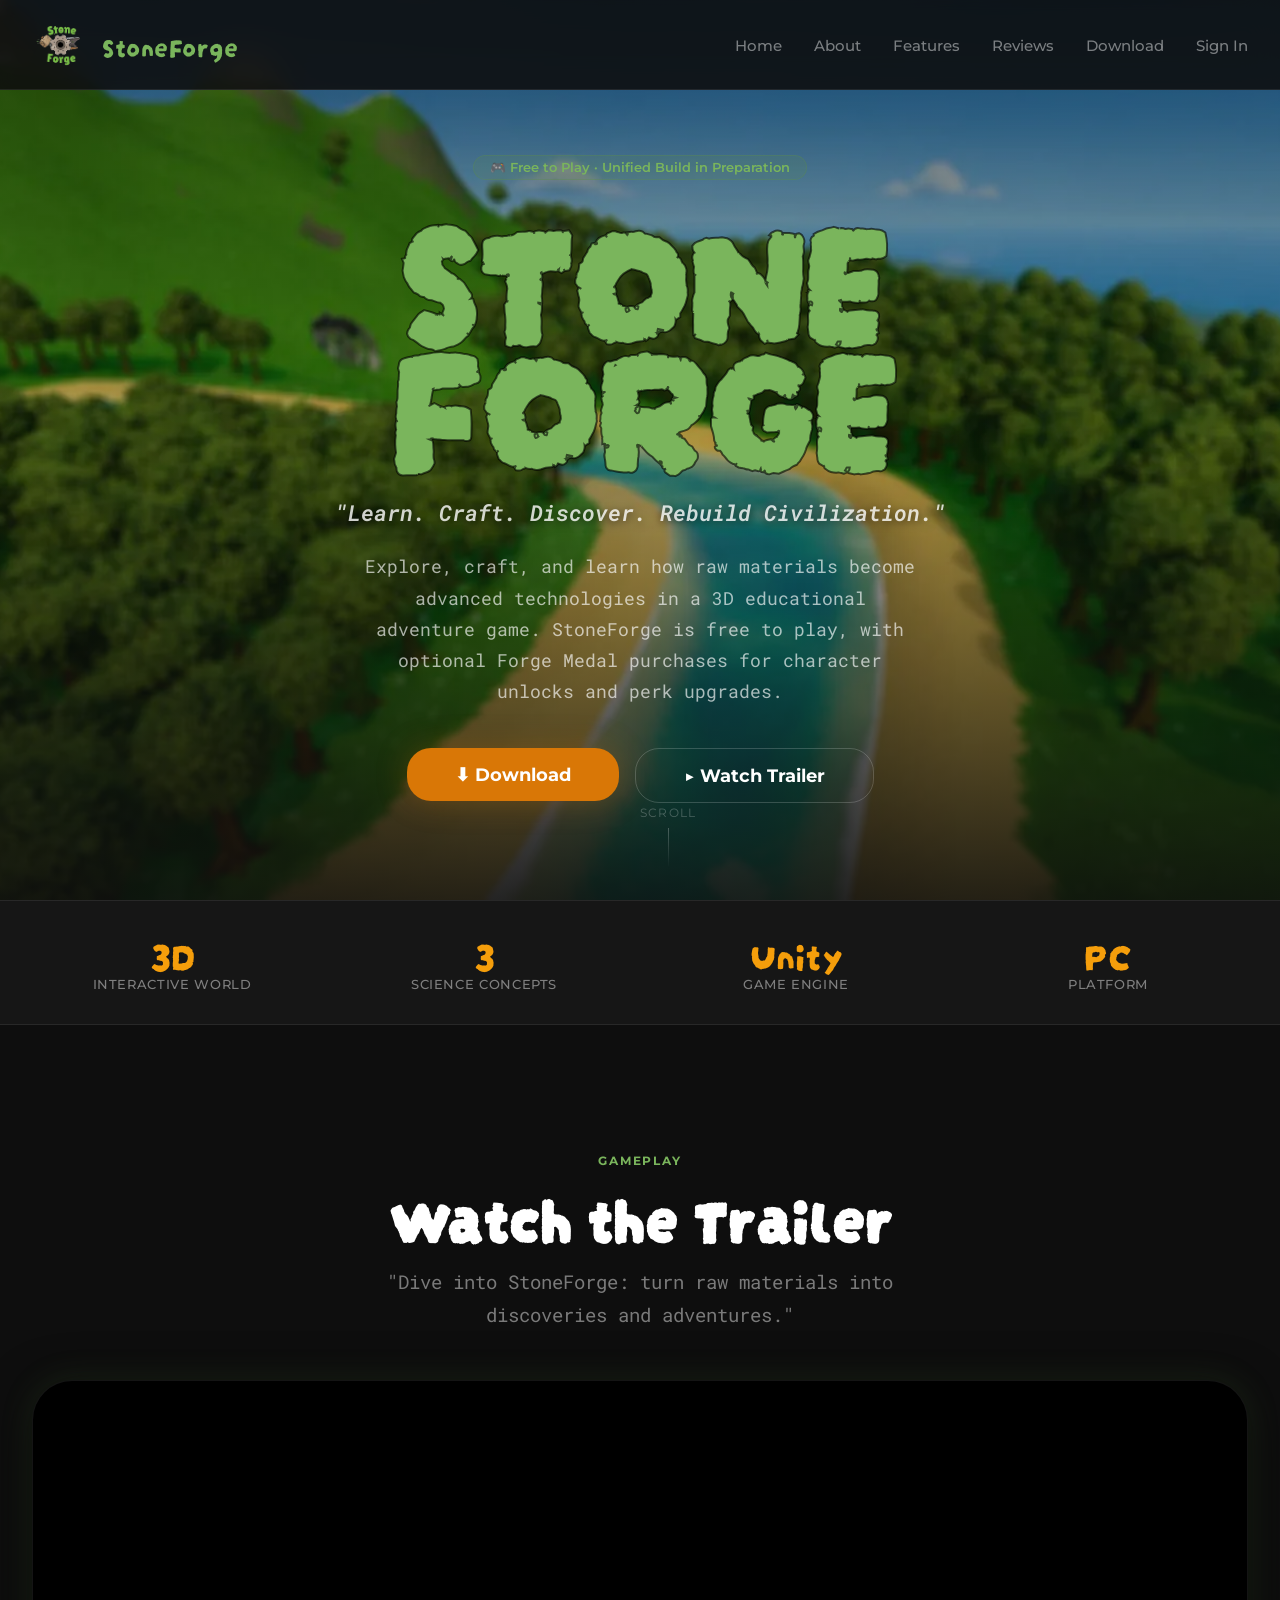
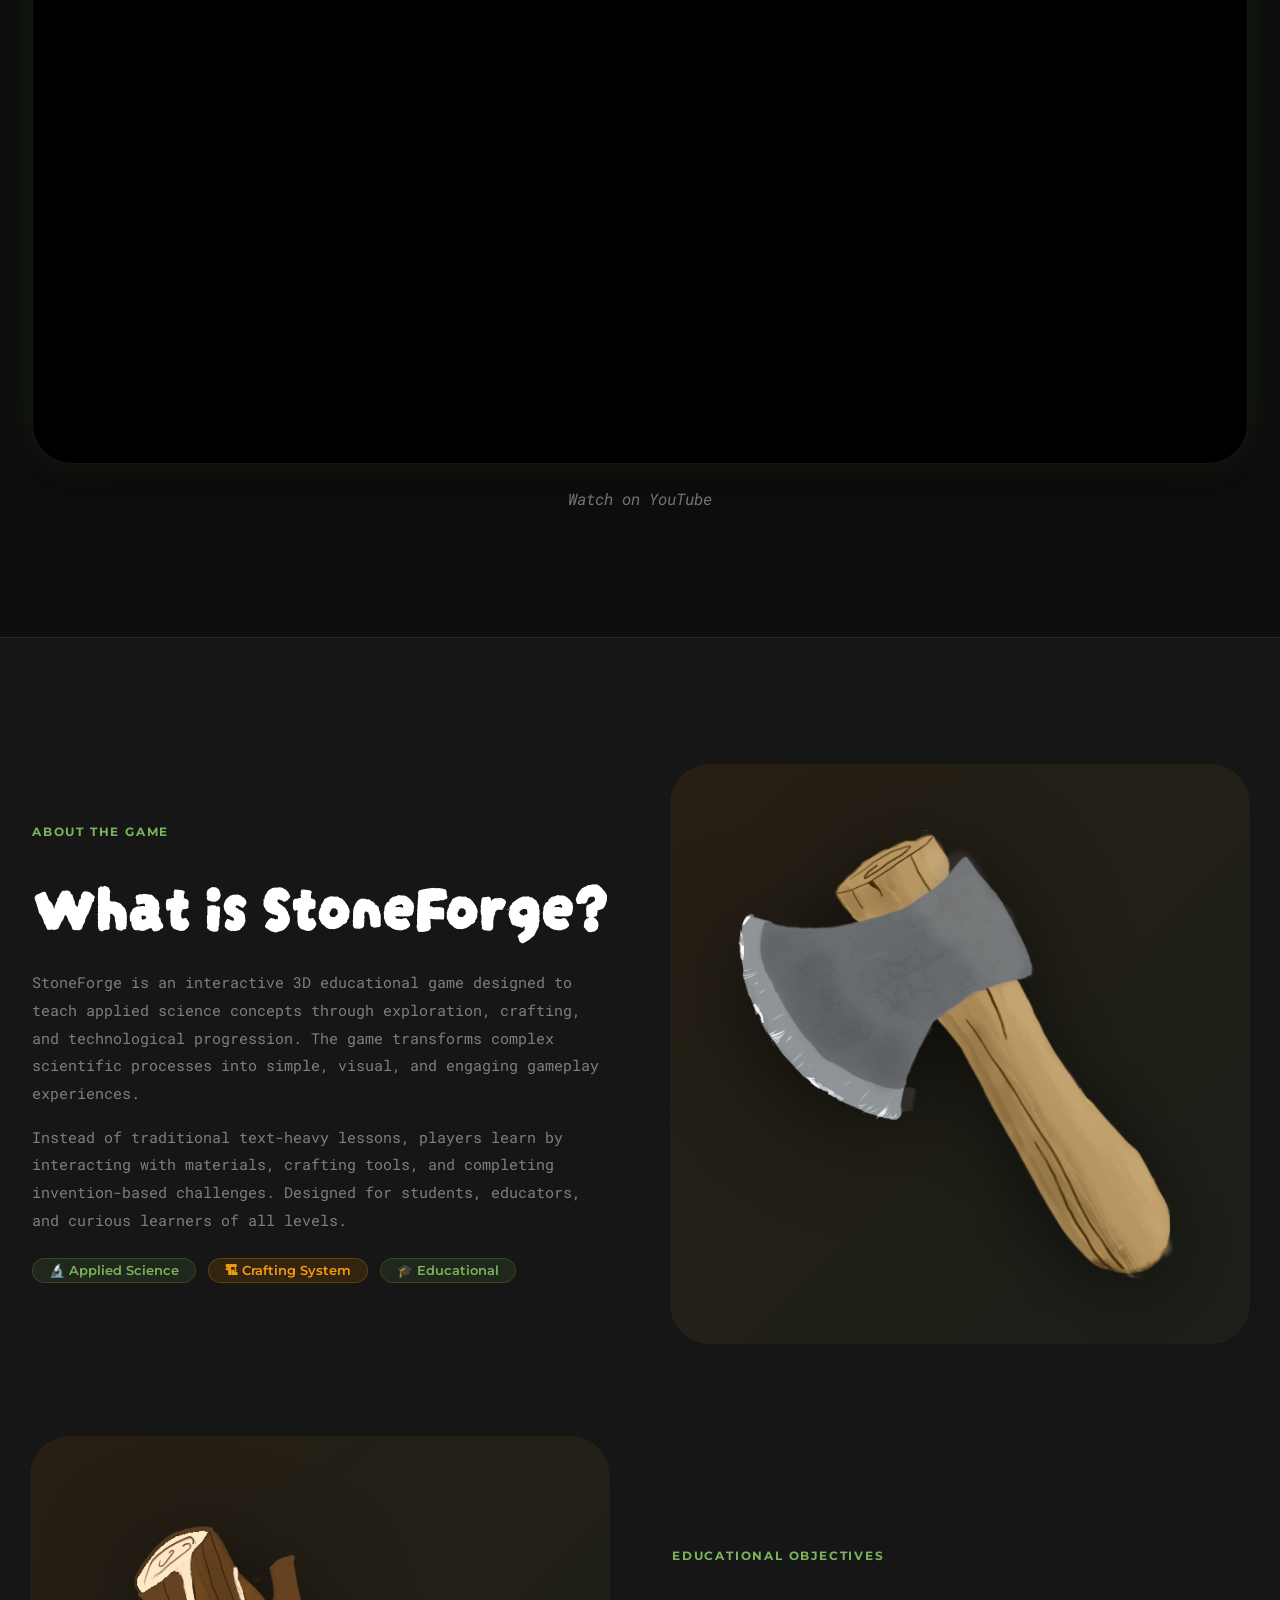
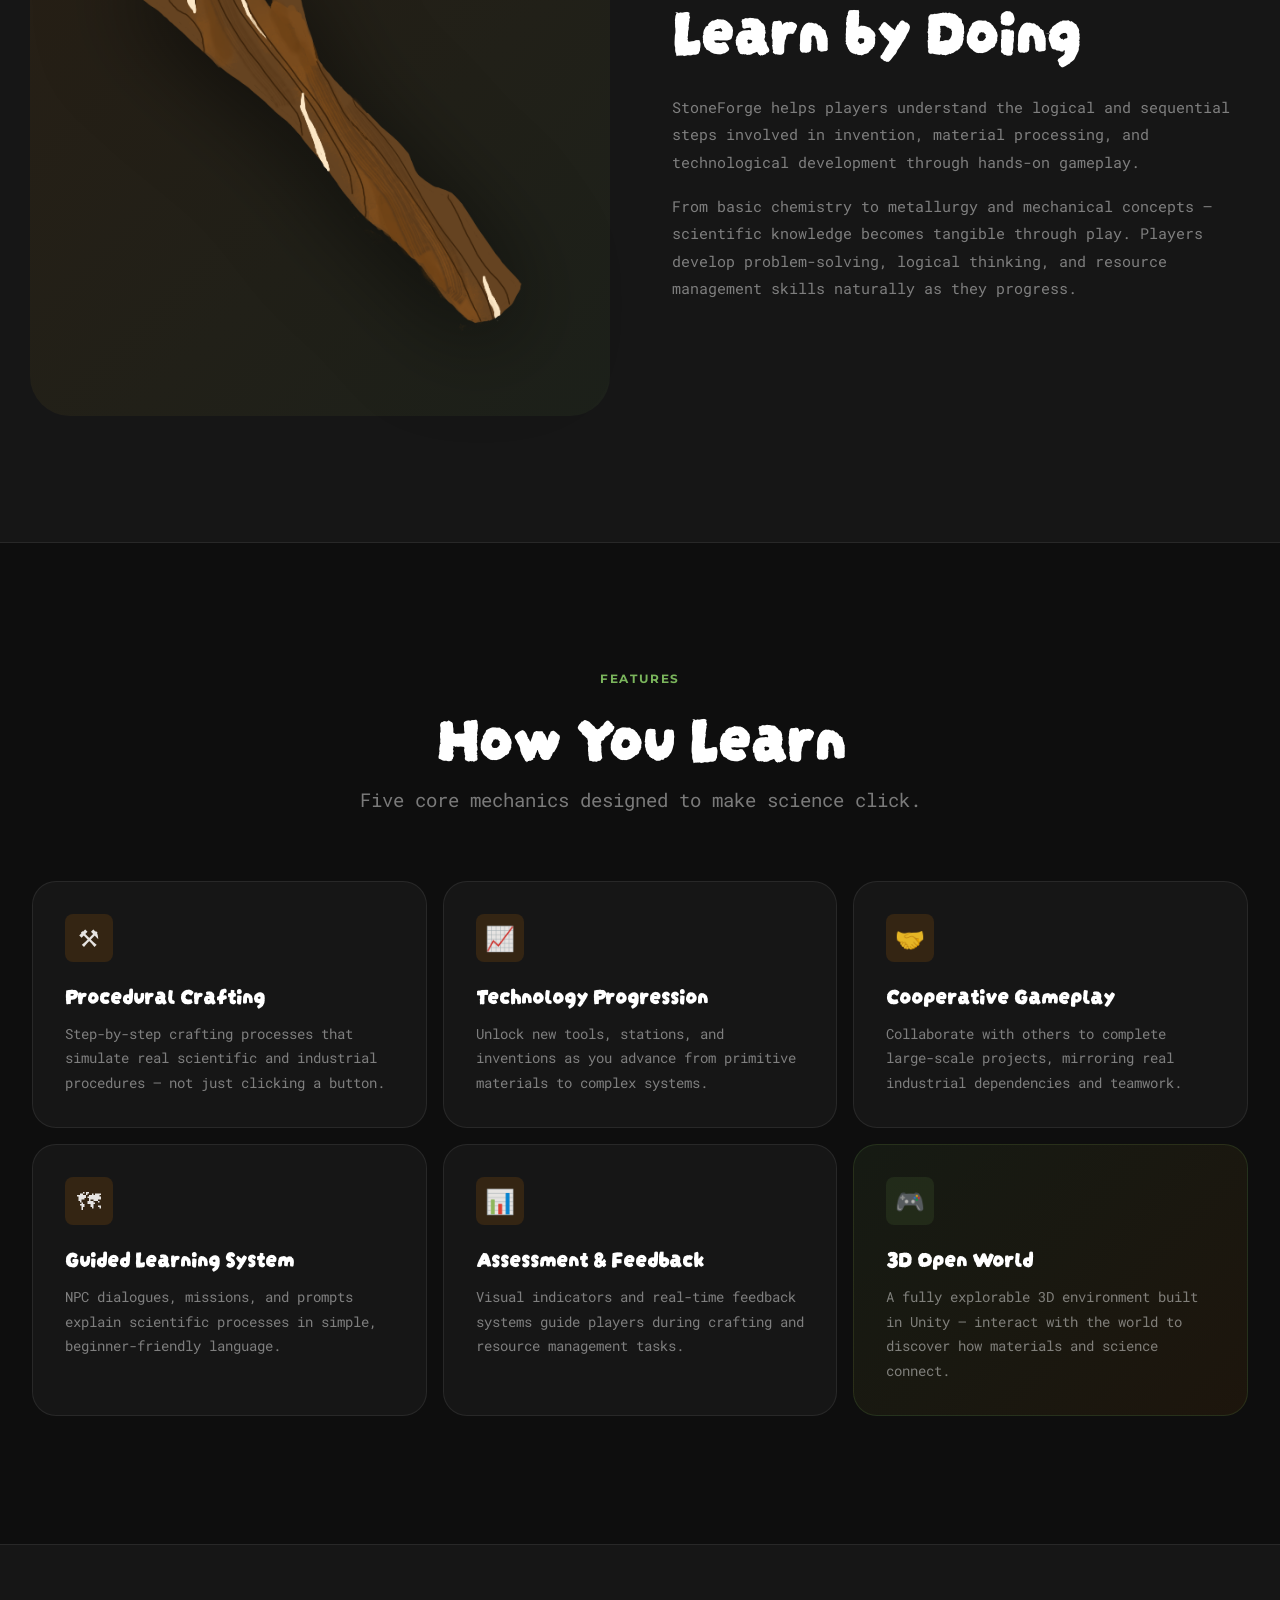
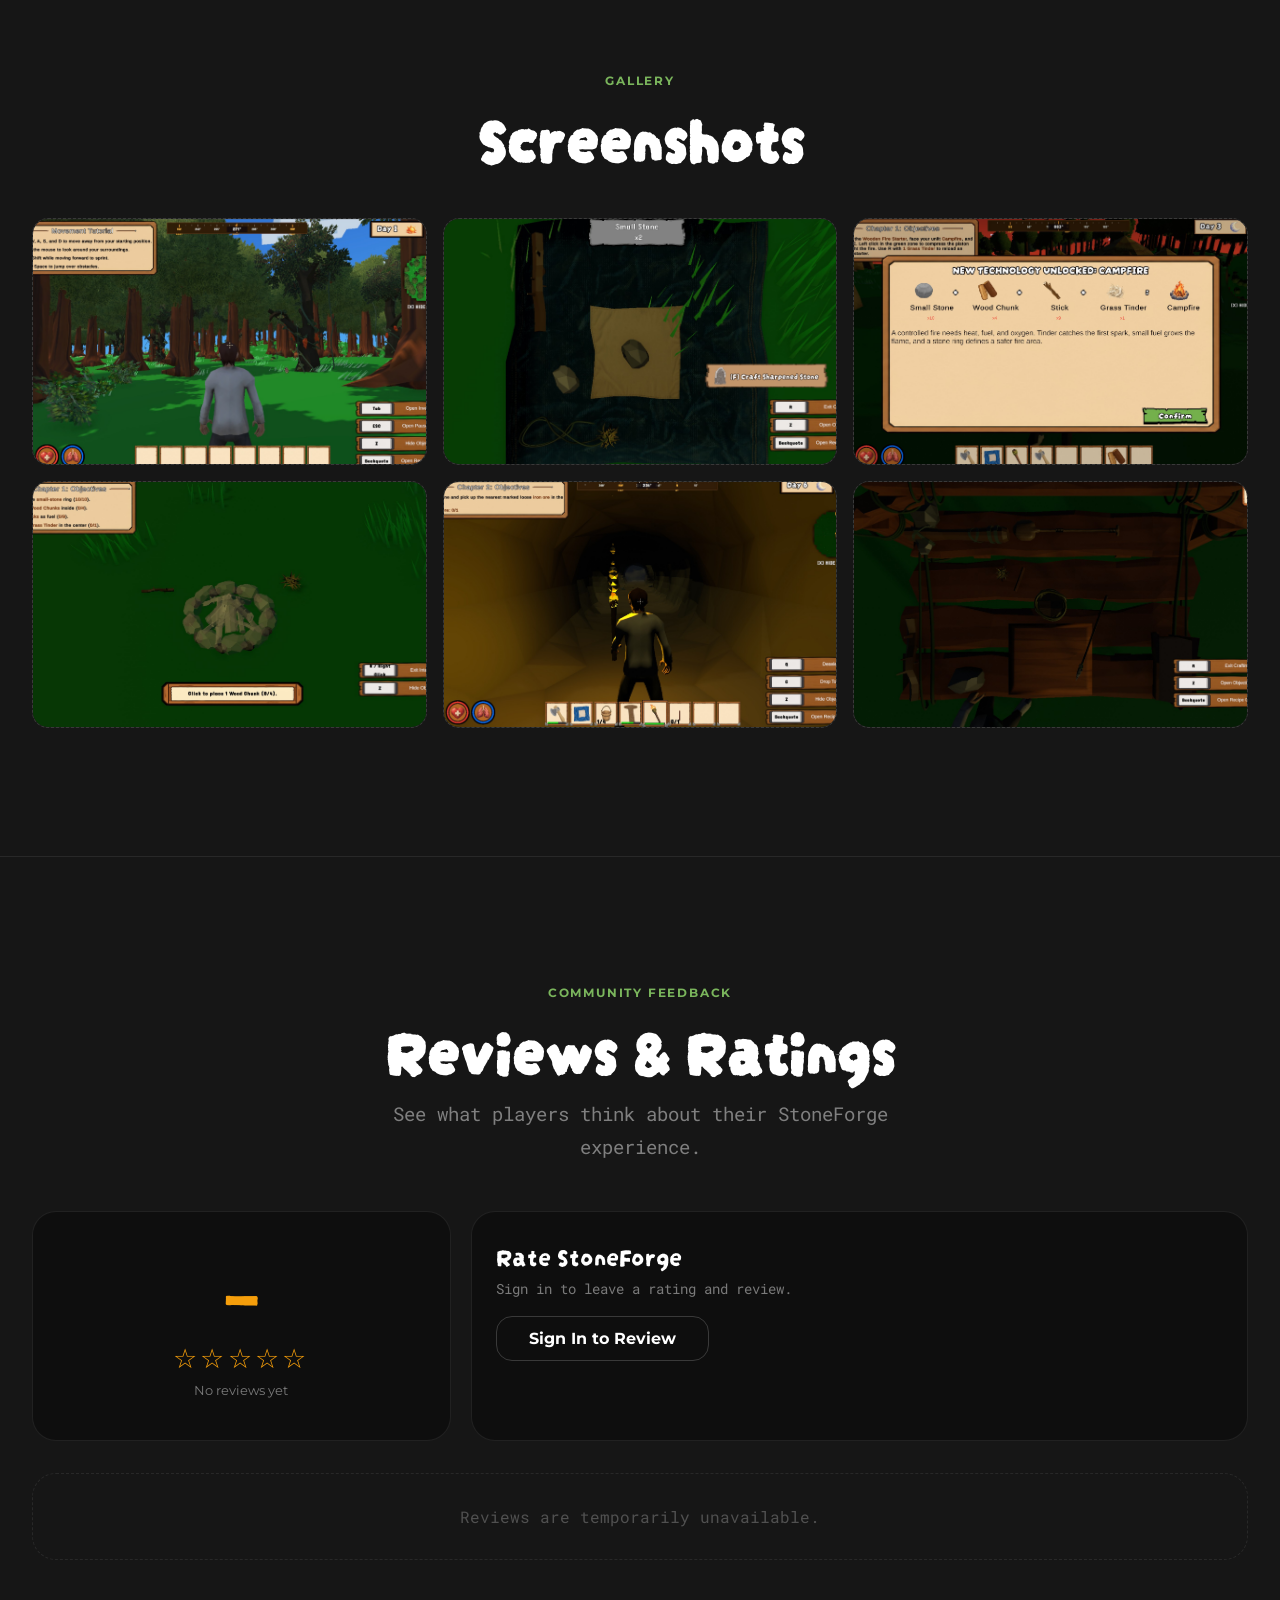
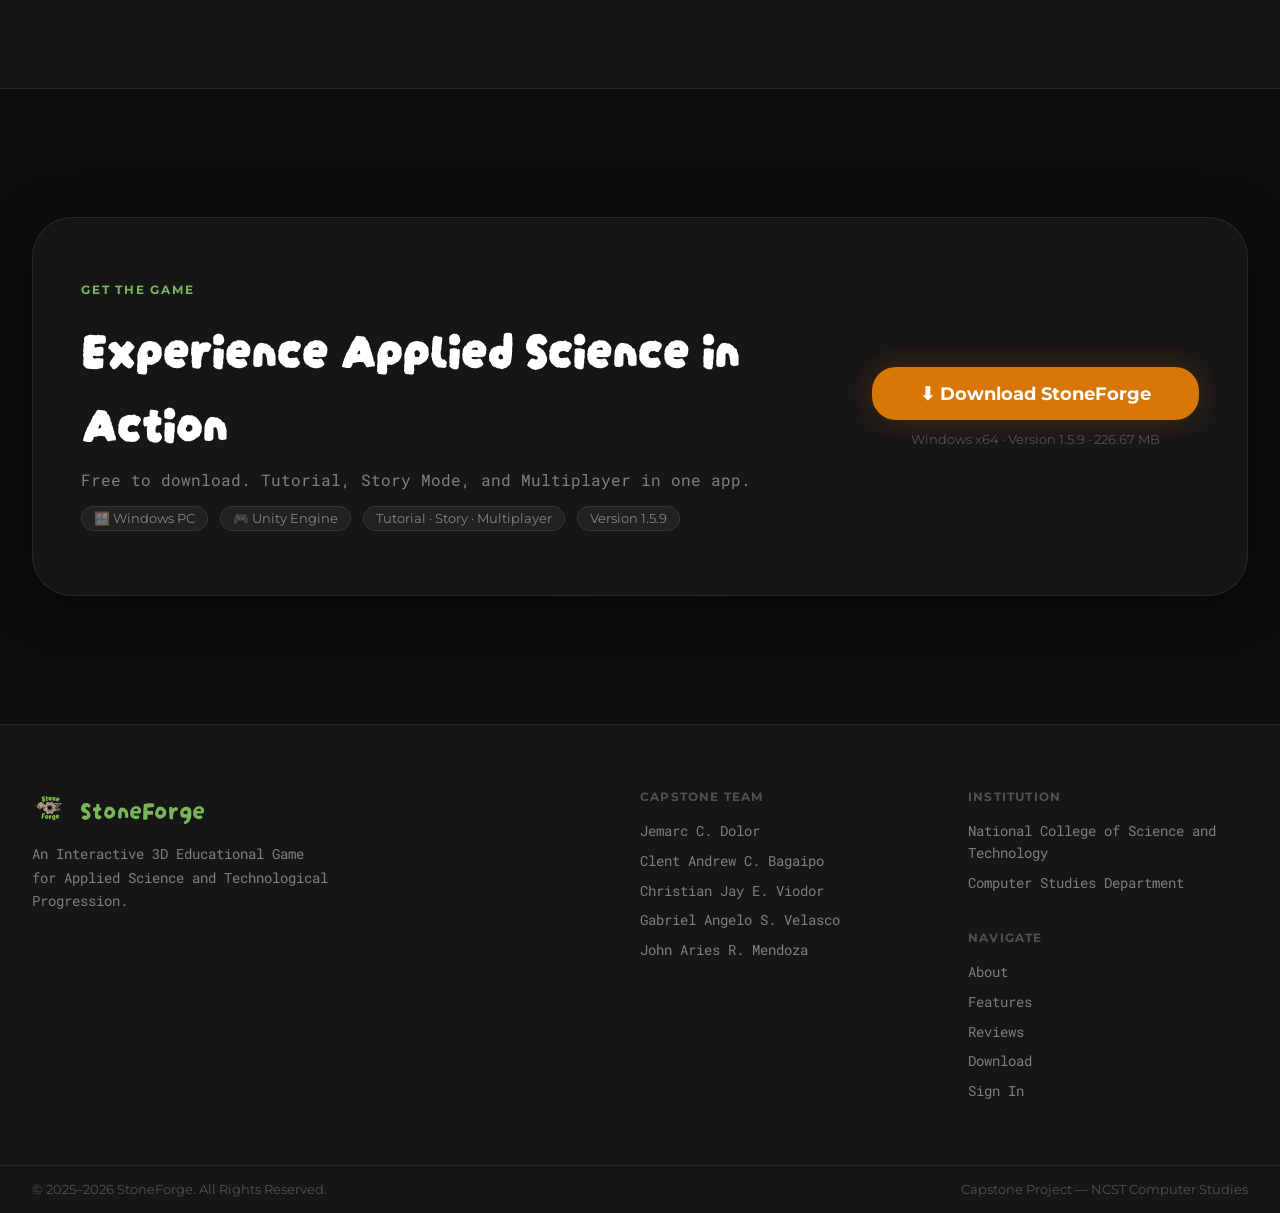
<file: index.html>
<!DOCTYPE html>
<html lang="en">
<head>
  <meta charset="UTF-8">
  <meta name="viewport" content="width=device-width, initial-scale=1.0">
  <title>StoneForge</title>
  <link rel="preconnect" href="https://fonts.googleapis.com">
  <link rel="preconnect" href="https://fonts.gstatic.com" crossorigin>
  <link rel="stylesheet" href="https://fonts.googleapis.com/css2?family=Darumadrop+One&amp;family=Montserrat:wght@400;500;600;700;900&amp;family=Roboto+Mono:ital,wght@0,400;0,600;0,700;1,400&amp;display=swap">
<link rel="icon" href="favicon.ico?v=20261022" sizes="16x16 32x32 48x48">
<link rel="icon" type="image/png" sizes="32x32" href="favicon-32x32.png?v=20261022">
<link rel="icon" type="image/png" sizes="16x16" href="favicon-16x16.png?v=20261022">
<link rel="apple-touch-icon" sizes="180x180" href="apple-touch-icon.png?v=20261022">
  <link rel="stylesheet" href="tokens.css">
  <link rel="stylesheet" href="base.css">
  <link rel="stylesheet" href="nav.css">
  <link rel="stylesheet" href="index.css">
</head>
<body>

  <!-- NAV -->
  <div class="nav__overlay" id="nav-overlay"></div>
  <header>
    <nav class="nav" id="main-nav">
      <div class="nav__inner">
        <a href="/" class="nav__logo">
          <img src="Assets/logo-transparent.png" alt="StoneForge" class="nav__logo-img">
          <span class="nav__logo-text">StoneForge</span>
        </a>

        <button class="nav__burger" id="burger" aria-label="Toggle menu">
          <span></span><span></span><span></span>
        </button>

        <ul class="nav__links" id="nav-links">
          <li class="nav__sidebar-brand">
            <img src="Assets/logo-transparent.png" alt="StoneForge" class="nav__sidebar-brand-img">
            <span class="nav__sidebar-brand-text">StoneForge</span>
          </li>
          <li><a href="/" class="nav__link nav__link--active">Home</a></li>
          <li><a href="#about" class="nav__link">About</a></li>
          <li><a href="#features" class="nav__link">Features</a></li>
          <li><a href="#reviews" class="nav__link">Reviews</a></li>
          <li><a href="/download" class="nav__link">Download</a></li>
          <li id="nav-auth-item">
            <a href="/login"><button class="nav__cta">Sign In</button></a>
          </li>
        </ul>
      </div>
    </nav>
  </header>

  <main>
    <!-- ===== HERO ===== -->
    <section class="hero">
      <div class="hero__bg"></div>
      <div class="hero__content">
        <div class="hero__badge animate-up">
          <span class="badge badge--green">🎮 Free to Play · Unified Build in Preparation</span>
        </div>

        <h1 class="hero__title">STONE FORGE</h1>

        <p class="hero__tagline animate-up delay-2">
          "Learn. Craft. Discover. Rebuild Civilization."
        </p>

        <p class="hero__description animate-up delay-3">
          Explore, craft, and learn how raw materials become advanced technologies in a 3D educational adventure game.
          StoneForge is free to play, with optional Forge Medal purchases for character unlocks and perk upgrades.
        </p>

        <div class="hero__actions animate-up delay-4">
          <a href="/download">
            <button class="btn btn--primary btn--lg">⬇ Download</button>
          </a>
          <a href="#trailer">
            <button class="btn btn--ghost btn--lg">▶ Watch Trailer</button>
          </a>
        </div>
      </div>

      <div class="hero__scroll-hint">
        <span>Scroll</span>
        <div class="hero__scroll-line"></div>
      </div>
    </section>

    <!-- ===== STATS STRIP ===== -->
    <section class="stats-strip">
      <div class="stats-strip__inner">
        <div class="stat">
          <span class="stat__value">3D</span>
          <span class="stat__label">Interactive World</span>
        </div>
        <div class="stat">
          <span class="stat__value">3</span>
          <span class="stat__label">Science Concepts</span>
        </div>
        <div class="stat">
          <span class="stat__value">Unity</span>
          <span class="stat__label">Game Engine</span>
        </div>
        <div class="stat">
          <span class="stat__value">PC</span>
          <span class="stat__label">Platform</span>
        </div>
      </div>
    </section>

    <!-- ===== TRAILER ===== -->
    <section class="trailer section" id="trailer">
      <div class="trailer__inner">
        <div class="trailer__header">
          <p class="section-eyebrow">Gameplay</p>
          <h2 class="section-title">Watch the Trailer</h2>
          <p class="section-subtitle" style="margin: 0 auto;">"Dive into StoneForge: turn raw materials into discoveries and adventures."</p>
        </div>
        <div class="trailer__video-wrapper">
          <iframe
            width="1280"
            height="720"
            src="https://www.youtube.com/embed/Z1ijl2PwrlA?autoplay=0&amp;playsinline=1&amp;rel=0"
            title="StoneForge Official Trailer"
            loading="lazy"
            referrerpolicy="strict-origin-when-cross-origin"
            allow="encrypted-media; picture-in-picture; fullscreen"
            allowfullscreen
          ></iframe>
        </div>
        <p class="trailer__caption"><a href="https://www.youtube.com/watch?v=Z1ijl2PwrlA" target="_blank" rel="noopener noreferrer">Watch on YouTube</a></p>
      </div>
    </section>

    <!-- ===== ABOUT ===== -->
    <section class="about section" id="about">
      <div class="about__inner">
        <!-- Row 1 -->
        <div class="about__row">
          <div class="about__text-group">
            <p class="section-eyebrow">About the game</p>
            <h2 class="section-title">What is StoneForge?</h2>
            <p class="about__body">
              StoneForge is an interactive 3D educational game designed to teach applied science concepts
              through exploration, crafting, and technological progression. The game transforms complex
              scientific processes into simple, visual, and engaging gameplay experiences.
            </p>
            <p class="about__body">
              Instead of traditional text-heavy lessons, players learn by interacting with materials,
              crafting tools, and completing invention-based challenges. Designed for students, educators,
              and curious learners of all levels.
            </p>
            <div style="display:flex; gap: 0.75rem; flex-wrap: wrap; margin-top: 0.5rem;">
              <span class="badge badge--green">🔬 Applied Science</span>
              <span class="badge badge--orange">🏗 Crafting System</span>
              <span class="badge badge--green">🎓 Educational</span>
            </div>
          </div>
          <div class="about__image-frame">
            <img loading="lazy" decoding="async" src="Assets/pickaxe-transparent.png" alt="StoneForge Pickaxe">
          </div>
        </div>

        <!-- Row 2 -->
        <div class="about__row about__row--reverse">
          <div class="about__text-group">
            <p class="section-eyebrow">Educational Objectives</p>
            <h2 class="section-title">Learn by Doing</h2>
            <p class="about__body">
              StoneForge helps players understand the logical and sequential steps involved in invention,
              material processing, and technological development through hands-on gameplay.
            </p>
            <p class="about__body">
              From basic chemistry to metallurgy and mechanical concepts — scientific knowledge becomes
              tangible through play. Players develop problem-solving, logical thinking, and resource
              management skills naturally as they progress.
            </p>
          </div>
          <div class="about__image-frame">
            <img loading="lazy" decoding="async" src="Assets/Stick_Icons.png" alt="StoneForge Hammer">
          </div>
        </div>
      </div>
    </section>

    <!-- ===== FEATURES ===== -->
    <section class="features section" id="features">
      <div class="features__inner">
        <div class="features__header">
          <p class="section-eyebrow">Features</p>
          <h2 class="section-title">How You Learn</h2>
          <p class="section-subtitle" style="margin: 0 auto; text-align: center;">
            Five core mechanics designed to make science click.
          </p>
        </div>
        <div class="features__grid">
          <div class="feature-card">
            <div class="feature-card__icon">⚒</div>
            <h3 class="feature-card__title">Procedural Crafting</h3>
            <p class="feature-card__text">Step-by-step crafting processes that simulate real scientific and industrial procedures — not just clicking a button.</p>
          </div>
          <div class="feature-card">
            <div class="feature-card__icon">📈</div>
            <h3 class="feature-card__title">Technology Progression</h3>
            <p class="feature-card__text">Unlock new tools, stations, and inventions as you advance from primitive materials to complex systems.</p>
          </div>
          <div class="feature-card">
            <div class="feature-card__icon">🤝</div>
            <h3 class="feature-card__title">Cooperative Gameplay</h3>
            <p class="feature-card__text">Collaborate with others to complete large-scale projects, mirroring real industrial dependencies and teamwork.</p>
          </div>
          <div class="feature-card">
            <div class="feature-card__icon">🗺</div>
            <h3 class="feature-card__title">Guided Learning System</h3>
            <p class="feature-card__text">NPC dialogues, missions, and prompts explain scientific processes in simple, beginner-friendly language.</p>
          </div>
          <div class="feature-card">
            <div class="feature-card__icon">📊</div>
            <h3 class="feature-card__title">Assessment & Feedback</h3>
            <p class="feature-card__text">Visual indicators and real-time feedback systems guide players during crafting and resource management tasks.</p>
          </div>
          <div class="feature-card" style="background: linear-gradient(135deg, rgba(95,143,71,0.1), rgba(217,119,6,0.08)); border-color: rgba(95,143,71,0.2);">
            <div class="feature-card__icon" style="background: var(--clr-green-dim);">🎮</div>
            <h3 class="feature-card__title">3D Open World</h3>
            <p class="feature-card__text">A fully explorable 3D environment built in Unity — interact with the world to discover how materials and science connect.</p>
          </div>
        </div>
      </div>
    </section>

    <!-- ===== SCREENSHOTS ===== -->
    <section class="screenshots section">
      <div class="screenshots__inner">
        <div class="screenshots__header">
          <p class="section-eyebrow">Gallery</p>
          <h2 class="section-title">Screenshots</h2>
        </div>
        <div class="screenshots__grid">
          <div class="screenshot-card"><div class="screenshot-card__icon"><img loading="lazy" decoding="async" src="Assets/ss_one.jpg" alt=""></div></div>
          <div class="screenshot-card"><div class="screenshot-card__icon"><img loading="lazy" decoding="async" src="Assets/ss_two.jpg" alt=""></div></div>
          <div class="screenshot-card"><div class="screenshot-card__icon"><img loading="lazy" decoding="async" src="Assets/ss_three.jpg" alt=""></div></div>
          <div class="screenshot-card"><div class="screenshot-card__icon"><img loading="lazy" decoding="async" src="Assets/ss_four.jpg" alt=""></div></div>
          <div class="screenshot-card"><div class="screenshot-card__icon"><img loading="lazy" decoding="async" src="Assets/ss_five.jpg" alt=""></div></div>
          <div class="screenshot-card"><div class="screenshot-card__icon"><img loading="lazy" decoding="async" src="Assets/ss_six.jpg" alt=""></div></div>
        </div>
      </div>
    </section>


    <!-- ===== REVIEWS ===== -->
    <section class="reviews section" id="reviews">
      <div class="reviews__inner">
        <div class="reviews__header">
          <p class="section-eyebrow">Community Feedback</p>
          <h2 class="section-title">Reviews & Ratings</h2>
          <p class="section-subtitle" style="margin: 0 auto; text-align: center;">
            See what players think about their StoneForge experience.
          </p>
        </div>

        <div class="reviews__summary">
          <div class="reviews__score">
            <span class="reviews__average" id="reviews-average">—</span>
            <div class="reviews__stars reviews__stars--summary" id="reviews-summary-stars" aria-label="Average rating">☆☆☆☆☆</div>
            <span class="reviews__count" id="reviews-count">No reviews yet</span>
          </div>

          <div class="reviews__form-card" id="review-form-card">
            <div class="reviews__form-title">Rate StoneForge</div>
            <p class="reviews__form-note" id="review-form-note">Sign in to leave a rating and review.</p>

            <form id="review-form" class="review-form" hidden>
              <div class="star-picker" id="star-picker" role="radiogroup" aria-label="Choose a rating">
                <button type="button" class="star-picker__star" data-rating="1" aria-label="1 star">★</button>
                <button type="button" class="star-picker__star" data-rating="2" aria-label="2 stars">★</button>
                <button type="button" class="star-picker__star" data-rating="3" aria-label="3 stars">★</button>
                <button type="button" class="star-picker__star" data-rating="4" aria-label="4 stars">★</button>
                <button type="button" class="star-picker__star" data-rating="5" aria-label="5 stars">★</button>
              </div>
              <input type="hidden" id="review-rating" value="">
              <textarea id="review-text" class="review-form__textarea" maxlength="500"
                placeholder="Tell us about your experience (optional)"></textarea>
              <div class="review-form__footer">
                <span class="review-form__counter" id="review-counter">0 / 500</span>
                <button type="button" class="btn btn--primary" id="review-submit">Submit Review</button>
              </div>
              <p class="review-form__message" id="review-form-message" role="status"></p>
            </form>

            <a href="/login?redirect=%2F%23reviews" class="btn btn--ghost reviews__signin" id="review-signin">Sign In to Review</a>
          </div>
        </div>

        <div class="reviews__list" id="reviews-list">
          <div class="reviews__empty">Loading reviews...</div>
        </div>
      </div>
    </section>

    <!-- ===== DOWNLOAD CTA ===== -->
    <section class="download-cta section">
      <div class="download-cta__inner">
        <div class="download-cta__card">
          <div class="download-cta__text">
            <p class="section-eyebrow">Get the game</p>
            <h2 class="download-cta__title">Experience Applied Science in Action</h2>
            <p class="download-cta__sub">Free to download. Tutorial, Story Mode, and Multiplayer in one app.</p>
            <div class="download-cta__tags">
              <span class="tag">🪟 Windows PC</span>
              <span class="tag">🎮 Unity Engine</span>
              <span class="tag">Tutorial · Story · Multiplayer</span>
              <span class="tag">Version 1.5.9</span>
            </div>
          </div>
          <div class="download-cta__actions">
            <a href="/download">
              <button class="btn btn--primary btn--lg" style="min-width: 220px;">
                ⬇ Download StoneForge
              </button>
            </a>
            <p class="download-cta__note">Windows x64 · Version 1.5.9 · 226.67 MB</p>
          </div>
        </div>
      </div>
    </section>
  </main>

  <!-- ===== FOOTER ===== -->
  <footer class="footer">
    <div class="footer__main">
      <div class="footer__brand">
        <div class="footer__brand-name">
          <img src="Assets/logo-transparent.png" alt="StoneForge" class="footer__logo">
          <span class="footer__brand-title">StoneForge</span>
        </div>
        <p class="footer__tagline">
          An Interactive 3D Educational Game for Applied Science and Technological Progression.
        </p>
      </div>

      <div>
        <p class="footer__col-title">Capstone Team</p>
        <ul class="footer__list">
          <li>Jemarc C. Dolor</li>
          <li>Clent Andrew C. Bagaipo</li>
          <li>Christian Jay E. Viodor</li>
          <li>Gabriel Angelo S. Velasco</li>
          <li>John Aries R. Mendoza</li>
        </ul>
      </div>

      <div>
        <p class="footer__col-title">Institution</p>
        <ul class="footer__list">
          <li>National College of Science and Technology</li>
          <li>Computer Studies Department</li>
        </ul>
        <br>
        <p class="footer__col-title" style="margin-top: 1rem;">Navigate</p>
        <ul class="footer__list">
          <li><a href="#about" style="color: var(--clr-text-muted); transition: color 0.15s;" onmouseover="this.style.color='white'" onmouseout="this.style.color=''">About</a></li>
          <li><a href="#features" style="color: var(--clr-text-muted); transition: color 0.15s;" onmouseover="this.style.color='white'" onmouseout="this.style.color=''">Features</a></li>
          <li><a href="#reviews" style="color: var(--clr-text-muted); transition: color 0.15s;" onmouseover="this.style.color='white'" onmouseout="this.style.color=''">Reviews</a></li>
          <li><a href="/download" style="color: var(--clr-text-muted); transition: color 0.15s;" onmouseover="this.style.color='white'" onmouseout="this.style.color=''">Download</a></li>
          <li><a href="/login" style="color: var(--clr-text-muted); transition: color 0.15s;" onmouseover="this.style.color='white'" onmouseout="this.style.color=''">Sign In</a></li>
        </ul>
      </div>
    </div>
    <div class="footer__bottom">
      <p class="footer__copy">© 2025–2026 StoneForge. All Rights Reserved.</p>
      <p class="footer__copy">Capstone Project — NCST Computer Studies</p>
    </div>
  </footer>

  <script src="StoneForge.js?v=20261103-clean-urls"></script>
</body>
</html>
</file>
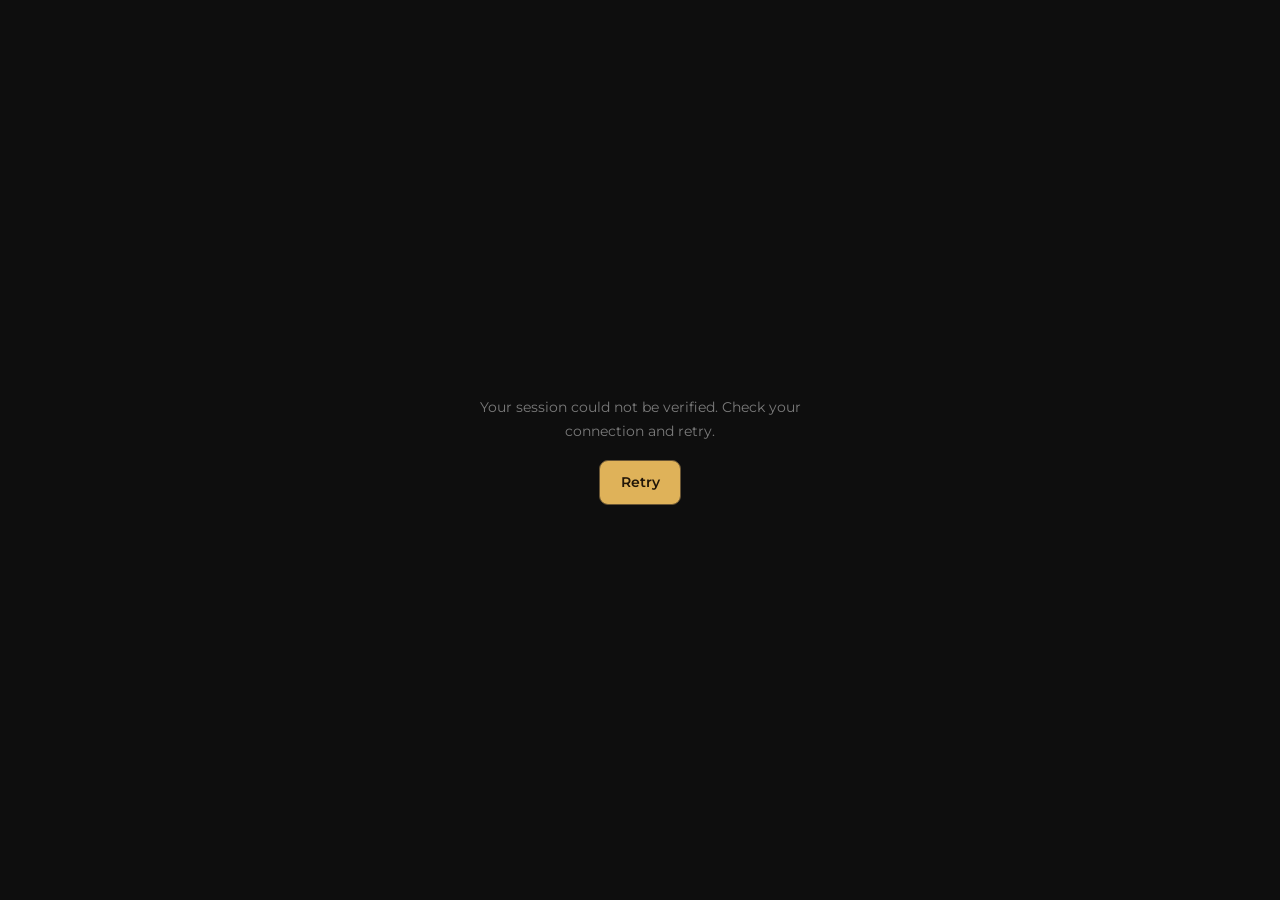
<file: admin.html>
<!DOCTYPE html>
<html lang="en">
<head>
  <meta charset="UTF-8">
  <meta name="viewport" content="width=device-width, initial-scale=1.0">
  <title>Admin</title>
  <link rel="preconnect" href="https://fonts.googleapis.com">
  <link rel="preconnect" href="https://fonts.gstatic.com" crossorigin>
  <link rel="stylesheet" href="https://fonts.googleapis.com/css2?family=Darumadrop+One&amp;family=Montserrat:wght@400;500;600;700;900&amp;family=Roboto+Mono:ital,wght@0,400;0,600;0,700;1,400&amp;display=swap">
<link rel="icon" href="favicon.ico?v=20261022" sizes="16x16 32x32 48x48">
<link rel="icon" type="image/png" sizes="32x32" href="favicon-32x32.png?v=20261022">
<link rel="icon" type="image/png" sizes="16x16" href="favicon-16x16.png?v=20261022">
<link rel="apple-touch-icon" sizes="180x180" href="apple-touch-icon.png?v=20261022">
  <link rel="stylesheet" href="sign-out.css">
  <link rel="stylesheet" href="tokens.css">
  <link rel="stylesheet" href="base.css">
  <link rel="stylesheet" href="nav.css">
  <style>
    body { background: var(--clr-bg); min-height: 100svh; overflow-x: hidden; }
    .admin { max-width: 1400px; margin: 0 auto; padding: calc(var(--nav-height) + 2.5rem) 2rem 4rem; }

    .loading-screen { position: fixed; inset: 0; background: var(--clr-bg); display: flex; align-items: center; justify-content: center; flex-direction: column; gap: 1rem; z-index: 999; }
    .loading-spinner { width: 40px; height: 40px; border: 3px solid rgba(255,255,255,0.1); border-top-color: var(--clr-orange); border-radius: 50%; animation: spin 0.8s linear infinite; }
    @keyframes spin { to { transform: rotate(360deg); } }
    .loading-screen p { color: var(--clr-text-muted); font-family: var(--font-ui); font-size: 0.9rem; }

    .admin-header { display: flex; align-items: center; justify-content: space-between; margin-bottom: 2rem; flex-wrap: wrap; gap: 1rem; }
    .admin-header__title { font-family: var(--font-display); font-size: 2rem; color: var(--clr-white); }
    .admin-header__sub { font-size: 0.82rem; color: var(--clr-text-dim); font-family: var(--font-ui); margin-top: 0.25rem; }
    .btn-logout { background: rgba(239,68,68,0.1); border: 1px solid rgba(239,68,68,0.25); color: #fca5a5; padding: 0.6rem 1.4rem; border-radius: 8px; font-family: var(--font-ui); font-size: 0.88rem; font-weight: 600; cursor: pointer; transition: background 0.15s ease; white-space: nowrap; }
    .btn-logout:hover { background: rgba(239,68,68,0.2); }

    .section-label { font-size: 0.72rem; font-weight: 700; text-transform: uppercase; letter-spacing: 0.1em; color: var(--clr-text-dim); font-family: var(--font-ui); margin-bottom: 1rem; }

    .overview-grid { display: grid; grid-template-columns: repeat(3, 1fr); gap: 1.25rem; margin-bottom: 2rem; }
    .stat-card { background: var(--clr-surface); border: 1px solid var(--clr-border); border-radius: var(--radius-lg); padding: 1.5rem; }
    .stat-card__label { font-size: 0.72rem; font-weight: 700; text-transform: uppercase; letter-spacing: 0.1em; color: var(--clr-text-dim); font-family: var(--font-ui); margin-bottom: 0.85rem; }
    .stat-card__rows { display: flex; gap: 2rem; margin-bottom: 1rem; }
    .stat-block__value { font-family: var(--font-display); font-size: 2rem; color: var(--clr-white); line-height: 1; }
    .stat-block__value--green { color: var(--clr-green-light); }
    .stat-block__value--orange { color: var(--clr-orange-light); }
    .stat-block__sub { font-size: 0.72rem; color: var(--clr-text-dim); font-family: var(--font-ui); margin-top: 0.2rem; }

    .reports-card { background: var(--clr-surface); border: 1px solid var(--clr-border); border-radius: var(--radius-lg); overflow: hidden; margin-bottom: 2rem; }
    .reports-table { width: 100%; border-collapse: collapse; }
    .reports-table th { text-align: left; padding: 0.85rem 1.25rem; font-size: 0.72rem; font-weight: 700; text-transform: uppercase; letter-spacing: 0.08em; color: var(--clr-text-dim); font-family: var(--font-ui); border-bottom: 1px solid var(--clr-border); }
    .reports-table td { padding: 0.85rem 1.25rem; font-family: var(--font-ui); font-size: 0.88rem; color: var(--clr-text-muted); border-bottom: 1px solid rgba(255,255,255,0.04); }
    .reports-table tr:last-child td { border-bottom: none; }
    .reports-table td:first-child { color: var(--clr-white); font-weight: 600; }

    /* Tabs */
    .tabs { display: flex; gap: 0.5rem; margin-bottom: 1rem; }
    .tab-btn { background: rgba(255,255,255,0.04); border: 1px solid var(--clr-border); border-radius: 8px; padding: 0.5rem 1.25rem; font-family: var(--font-ui); font-size: 0.85rem; color: var(--clr-text-dim); cursor: pointer; transition: all 0.15s ease; }
    .tab-btn:hover { border-color: var(--clr-border-hover); color: var(--clr-white); }
    .tab-btn.active { background: var(--clr-orange); border-color: var(--clr-orange); color: #fff; font-weight: 700; }

    .players-card { background: var(--clr-surface); border: 1px solid var(--clr-border); border-radius: var(--radius-lg); overflow: hidden; }
    .players-card__header { display: flex; align-items: center; justify-content: space-between; padding: 1.25rem 1.5rem; border-bottom: 1px solid var(--clr-border); flex-wrap: wrap; gap: 0.75rem; }
    .players-search { background: rgba(255,255,255,0.05); border: 1px solid var(--clr-border); border-radius: 8px; padding: 0.5rem 1rem; color: var(--clr-white); font-family: var(--font-ui); font-size: 0.85rem; outline: none; width: 220px; }
    .players-search:focus { border-color: var(--clr-border-hover); }
    .players-search::placeholder { color: var(--clr-text-dim); }

    .players-table { width: 100%; border-collapse: collapse; }
    .players-table th { text-align: left; padding: 0.85rem 1.25rem; font-size: 0.72rem; font-weight: 700; text-transform: uppercase; letter-spacing: 0.08em; color: var(--clr-text-dim); font-family: var(--font-ui); border-bottom: 1px solid var(--clr-border); }
    .players-table td { padding: 0.85rem 1.25rem; font-family: var(--font-ui); font-size: 0.85rem; color: var(--clr-text-muted); border-bottom: 1px solid rgba(255,255,255,0.04); }
    .players-table tr:last-child td { border-bottom: none; }
    .players-table tr:hover td { background: rgba(255,255,255,0.02); }

    .player-cell { display: flex; align-items: center; gap: 0.6rem; }
    .player-avatar { width: 32px; height: 32px; border-radius: 50%; background: linear-gradient(135deg, #1a2a1a, #2a1a0a); border: 1px solid var(--clr-border); display: flex; align-items: center; justify-content: center; font-family: var(--font-display); font-size: 0.85rem; color: var(--clr-green-light); flex-shrink: 0; }
    .player-id-small { font-size: 0.72rem; color: var(--clr-text-dim); font-family: var(--font-body); }

    /* Action buttons */
    .btn-action { padding: 0.3rem 0.75rem; border-radius: 6px; font-family: var(--font-ui); font-size: 0.78rem; font-weight: 600; cursor: pointer; border: 1px solid; transition: opacity 0.15s; }
    .btn-action:disabled { opacity: 0.5; cursor: not-allowed; }
    .btn-ban      { background: rgba(239,68,68,0.1);   border-color: rgba(239,68,68,0.25);   color: #fca5a5; }
    .btn-ban:hover { background: rgba(239,68,68,0.2); }
    .btn-unban    { background: rgba(95,143,71,0.1);   border-color: rgba(95,143,71,0.25);   color: var(--clr-green-light); }
    .btn-unban:hover { background: rgba(95,143,71,0.2); }
    .btn-suspend  { background: rgba(217,119,6,0.1);   border-color: rgba(217,119,6,0.25);   color: var(--clr-orange-light); }
    .btn-suspend:hover { background: rgba(217,119,6,0.2); }
    .btn-unsuspend { background: rgba(95,143,71,0.1);  border-color: rgba(95,143,71,0.25);   color: var(--clr-green-light); }
    .btn-unsuspend:hover { background: rgba(95,143,71,0.2); }

    /* Report count badge with threshold colors */
    .report-badge { display: inline-flex; align-items: center; gap: 0.25rem; padding: 0.2rem 0.55rem; border-radius: 20px; font-family: var(--font-ui); font-size: 0.75rem; font-weight: 700; cursor: pointer; border: 1px solid; transition: opacity 0.12s; }
    .report-badge:hover { opacity: 0.8; }
    .report-badge--none { background: rgba(255,255,255,0.04); border-color: rgba(255,255,255,0.08); color: var(--clr-text-dim); cursor: default; }
    .report-badge--low  { background: rgba(255,255,255,0.06); border-color: rgba(255,255,255,0.12); color: var(--clr-text-muted); }
    .report-badge--med  { background: rgba(217,119,6,0.12);   border-color: rgba(217,119,6,0.35);   color: var(--clr-orange-light); }
    .report-badge--high { background: rgba(239,68,68,0.12);   border-color: rgba(239,68,68,0.35);   color: #fca5a5; }

    .no-data { text-align: center; padding: 2.5rem; color: var(--clr-text-dim); font-family: var(--font-ui); font-size: 0.88rem; }

    /* =============================================
       Modals — shared base styles
    ============================================= */
    .modal-overlay { position: fixed; inset: 0; background: rgba(0,0,0,0.7); backdrop-filter: blur(3px); display: flex; align-items: center; justify-content: center; z-index: 1000; padding: 1rem; }
    .modal { background: var(--clr-surface); border: 1px solid var(--clr-border); border-radius: var(--radius-lg); padding: 2rem; width: 100%; max-width: 420px; }
    .modal__title { font-family: var(--font-display); font-size: 1.4rem; color: var(--clr-white); margin-bottom: 0.35rem; }
    .modal__sub   { font-size: 0.85rem; color: var(--clr-text-dim); font-family: var(--font-ui); margin-bottom: 1.5rem; }
    .modal__label { font-size: 0.82rem; color: var(--clr-text-dim); font-family: var(--font-ui); margin-bottom: 0.4rem; display: block; }
    .modal__row   { display: flex; gap: 0.75rem; margin-bottom: 1.25rem; }
    .modal__input { flex: 1; background: rgba(255,255,255,0.05); border: 1px solid var(--clr-border); border-radius: 8px; padding: 0.6rem 1rem; color: var(--clr-white); font-family: var(--font-ui); font-size: 0.9rem; outline: none; }
    .modal__input:focus { border-color: var(--clr-border-hover); }
    .modal__textarea { width: 100%; background: rgba(255,255,255,0.05); border: 1px solid var(--clr-border); border-radius: 8px; padding: 0.6rem 1rem; color: var(--clr-white); font-family: var(--font-ui); font-size: 0.88rem; outline: none; resize: vertical; min-height: 70px; box-sizing: border-box; margin-bottom: 1.25rem; }
    .modal__textarea:focus { border-color: var(--clr-border-hover); }
    .modal__textarea::placeholder { color: var(--clr-text-dim); }
    .modal__select { background: rgba(255,255,255,0.05); border: 1px solid var(--clr-border); border-radius: 8px; padding: 0.6rem 1rem; color: var(--clr-white); font-family: var(--font-ui); font-size: 0.9rem; outline: none; }
    .modal__error { background: rgba(239,68,68,0.1); border: 1px solid rgba(239,68,68,0.3); border-radius: 8px; padding: 0.6rem 0.9rem; font-size: 0.84rem; color: #fca5a5; font-family: var(--font-ui); margin-bottom: 1rem; }
    .modal__actions { display: flex; gap: 0.75rem; }
    .btn-confirm        { flex: 1; background: var(--clr-orange); border: none; border-radius: 8px; padding: 0.75rem; font-family: var(--font-ui); font-size: 0.95rem; font-weight: 700; color: #fff; cursor: pointer; }
    .btn-confirm--red   { background: rgba(239,68,68,0.75); }
    .btn-confirm--red:hover { background: rgba(239,68,68,0.9); }
    .btn-cancel         { flex: 1; background: rgba(255,255,255,0.05); border: 1px solid var(--clr-border); border-radius: 8px; padding: 0.75rem; font-family: var(--font-ui); font-size: 0.95rem; color: var(--clr-text-dim); cursor: pointer; }

    /* Reports view modal — wider */
    .modal--wide { max-width: 580px; max-height: 80vh; display: flex; flex-direction: column; overflow: hidden; padding: 0; }
    .modal--wide .modal__header { padding: 1.75rem 2rem 1.25rem; border-bottom: 1px solid var(--clr-border); flex-shrink: 0; display: flex; align-items: center; justify-content: space-between; }
    .modal--wide .modal__body   { padding: 1.25rem 2rem 1.75rem; overflow-y: auto; flex: 1; }
    .modal__close-x { background: none; border: none; color: var(--clr-text-dim); font-size: 1.1rem; cursor: pointer; padding: 0.25rem; }
    .modal__close-x:hover { color: var(--clr-white); }

    .report-entry { background: rgba(255,255,255,0.03); border: 1px solid var(--clr-border); border-radius: 8px; padding: 0.85rem 1rem; margin-bottom: 0.75rem; }
    .report-entry__cats { display: flex; flex-wrap: wrap; gap: 0.4rem; margin-bottom: 0.4rem; }
    .report-entry__cat  { font-size: 0.72rem; font-weight: 700; font-family: var(--font-ui); background: rgba(217,119,6,0.12); border: 1px solid rgba(217,119,6,0.25); color: var(--clr-orange-light); padding: 0.15rem 0.55rem; border-radius: 10px; }
    .report-entry__note { font-family: var(--font-ui); font-size: 0.82rem; color: var(--clr-text-muted); font-style: italic; margin-top: 0.3rem; }
    .report-entry__meta { font-family: var(--font-ui); font-size: 0.72rem; color: var(--clr-text-dim); margin-top: 0.5rem; }
    .report-entry__reporter { font-weight: 600; color: var(--clr-text-muted); }

    @media (max-width: 900px) { .overview-grid { grid-template-columns: 1fr 1fr; } }
    @media (max-width: 600px) { .overview-grid { grid-template-columns: 1fr; } }
  </style>
  <link rel="stylesheet" href="session-guard.css?v=20261025-a">
</head>
<body>

  <div class="loading-screen" id="loading-screen">
    <div class="loading-spinner"></div>
    <p>Loading admin dashboard...</p>
  </div>

  <!-- Nav -->
  <div class="nav__overlay" id="nav-overlay"></div>
  <header>
    <nav class="nav" id="main-nav">
      <div class="nav__inner">
        <a href="/" class="nav__logo">
          <img src="Assets/logo-transparent.png" alt="StoneForge" class="nav__logo-img">
          <span class="nav__logo-text">StoneForge</span>
        </a>
        <button class="nav__burger" id="burger" aria-label="Toggle menu"><span></span><span></span><span></span></button>
        <ul class="nav__links" id="nav-links">
          <li class="nav__sidebar-brand">
            <img src="Assets/logo-transparent.png" alt="StoneForge" class="nav__sidebar-brand-img">
            <span class="nav__sidebar-brand-text">StoneForge</span>
          </li>
          <li><a href="/" class="nav__link">Home</a></li>
          <li><a href="/#about" class="nav__link">About</a></li>
          <li><a href="/#features" class="nav__link">Features</a></li>
          <li><a href="/download" class="nav__link">Download</a></li>
          <li id="nav-auth-item"><a href="/login"><button class="nav__cta">Sign In</button></a></li>
        </ul>
      </div>
    </nav>
  </header>

  <div class="admin" id="admin-content" style="display:none;" hidden>
    <div style="margin-bottom:0.5rem;font-size:0.75rem;color:var(--clr-text-dim);font-family:var(--font-body);letter-spacing:0.1em;text-transform:uppercase;">Admin</div>
    <div style="font-size:0.82rem;color:var(--clr-text-dim);font-family:var(--font-ui);margin-top:0.4rem;letter-spacing:0.15em;text-transform:uppercase;">StoneForge Management Console</div>

    <div class="admin-header">
      <div>
        <div class="admin-header__title">Title Overview</div>
        <div class="admin-header__sub" id="admin-subtitle">StoneForge · Loading...</div>
      </div>
      <button class="btn-logout" id="logout-btn">Sign Out</button>
    </div>

    <!-- Overview cards -->
    <div class="section-label">📊 Overview</div>
    <div class="overview-grid">
      <div class="stat-card">
        <div class="stat-card__label">👥 Unique Users</div>
        <div class="stat-card__rows">
          <div><div class="stat-block__value stat-block__value--green" id="ov-total">—</div><div class="stat-block__sub">Last 30 days</div></div>
          <div><div class="stat-block__value" id="ov-active-today">—</div><div class="stat-block__sub">Last 24 hours</div></div>
        </div>
      </div>
      <div class="stat-card">
        <div class="stat-card__label">🔐 Logins</div>
        <div class="stat-card__rows">
          <div><div class="stat-block__value stat-block__value--green" id="ov-logins-total">—</div><div class="stat-block__sub">All time</div></div>
          <div><div class="stat-block__value" id="ov-logins-today">—</div><div class="stat-block__sub">Last 24 hours</div></div>
        </div>
      </div>
      <div class="stat-card">
        <div class="stat-card__label">🆕 New Users</div>
        <div class="stat-card__rows">
          <div><div class="stat-block__value stat-block__value--orange" id="ov-new-total">—</div><div class="stat-block__sub">All time</div></div>
          <div><div class="stat-block__value" id="ov-new-today">—</div><div class="stat-block__sub">Last 24 hours</div></div>
        </div>
      </div>
    </div>

    <!-- Reports summary -->
    <div class="section-label">📋 Reports</div>
    <div class="reports-card">
      <table class="reports-table">
        <thead><tr><th>Metric</th><th>Last 24 Hours</th><th>All Time</th></tr></thead>
        <tbody id="reports-body"><tr><td colspan="3" class="no-data">Loading...</td></tr></tbody>
      </table>
    </div>

    <!-- Purchases -->
    <div class="section-label">💳 FM Purchase History</div>
    <p class="section-label">Completed Forge Medal top-ups from the payment ledger.</p>
    <div class="reports-card" style="margin-bottom:2rem;">
      <table class="reports-table">
        <thead>
          <tr><th>Player Name</th><th>Player ID</th><th>FM Purchased</th><th>Amount Paid</th><th>Purchase Date</th></tr>
        </thead>
        <tbody id="purchases-body">
          <tr><td colspan="5" class="no-data">Loading...</td></tr>
        </tbody>
        <tfoot>
          <tr style="border-top:1px solid var(--clr-border);">
            <td colspan="3" style="padding:0.85rem 1.25rem;font-family:var(--font-ui);font-size:0.88rem;color:var(--clr-white);font-weight:700;">Total (listed purchases)</td>
            <td style="padding:0.85rem 1.25rem;font-family:var(--font-ui);font-size:0.88rem;color:var(--clr-orange-light);font-weight:700;" id="purchases-total">₱0</td>
            <td></td>
          </tr>
        </tfoot>
      </table>
    </div>

    <!-- Players -->
    <div class="tabs">
      <button class="tab-btn active" data-tab="all">All Players</button>
      <button class="tab-btn" data-tab="banned">Banned</button>
      <button class="tab-btn" data-tab="suspended">Suspended</button>
      <button class="tab-btn" data-tab="reported">Reported</button>
    </div>

    <div class="players-card">
      <div class="players-card__header">
        <div class="section-label" style="margin:0;">👤 Players</div>
        <input type="text" class="players-search" id="player-search" placeholder="Search username...">
      </div>
      <table class="players-table">
        <thead>
          <tr>
            <th>Player</th>
            <th>Status</th>
            <th>Reports</th>
            <th>Member Since</th>
            <th>Last Login</th>
            <th>FM Balance</th>
            <th>Ban</th>
            <th>Suspend</th>
          </tr>
        </thead>
        <tbody id="players-body"><tr><td colspan="8" class="no-data">Loading players...</td></tr></tbody>
      </table>
    </div>
  </div>

  <!-- =============================================
       Suspend Modal
  ============================================= -->
  <div class="modal-overlay" id="suspend-modal" style="display:none;">
    <div class="modal">
      <div class="modal__title">Suspend Player</div>
      <div class="modal__sub">Suspending: <strong id="suspend-player-name" style="color:var(--clr-white);"></strong></div>
      <label class="modal__label">Duration</label>
      <div class="modal__row">
        <input type="number" class="modal__input" id="suspend-duration" placeholder="e.g. 24" min="1">
        <select class="modal__select" id="suspend-unit">
          <option value="hours">Hours</option>
          <option value="days">Days</option>
        </select>
      </div>
      <label class="modal__label">Reason <span style="font-weight:400;color:var(--clr-text-dim);">(optional)</span></label>
      <textarea class="modal__textarea" id="suspend-reason" placeholder="e.g. Repeated griefing, exploiting bugs..."></textarea>
      <div class="modal__error" id="suspend-error" style="display:none;"></div>
      <div class="modal__actions">
        <button class="btn-cancel" id="suspend-cancel-btn">Cancel</button>
        <button class="btn-confirm" id="suspend-confirm-btn">Confirm</button>
      </div>
    </div>
  </div>

  <!-- =============================================
       Ban Modal
  ============================================= -->
  <div class="modal-overlay" id="ban-modal" style="display:none;">
    <div class="modal">
      <div class="modal__title">Ban Player</div>
      <div class="modal__sub">Banning: <strong id="ban-player-name" style="color:var(--clr-white);"></strong></div>
      <label class="modal__label">Reason <span style="font-weight:400;color:var(--clr-text-dim);">(optional)</span></label>
      <textarea class="modal__textarea" id="ban-reason" placeholder="e.g. Repeated cheating, harassment..."></textarea>
      <div class="modal__error" id="ban-error" style="display:none;"></div>
      <div class="modal__actions">
        <button class="btn-cancel" id="ban-cancel-btn">Cancel</button>
        <button class="btn-confirm btn-confirm--red" id="ban-confirm-btn">Ban Player</button>
      </div>
    </div>
  </div>

  <!-- =============================================
       Reports View Modal
  ============================================= -->
  <div class="modal-overlay" id="reports-modal" style="display:none;">
    <div class="modal modal--wide">
      <div class="modal__header">
        <div>
          <div class="modal__title" id="reports-modal-title">Player Reports</div>
          <div style="font-size:0.82rem;color:var(--clr-text-dim);font-family:var(--font-ui);margin-top:0.2rem;" id="reports-modal-sub"></div>
        </div>
        <button class="modal__close-x" id="reports-modal-close">✕</button>
      </div>
      <div class="modal__body" id="reports-modal-body">
        <div class="no-data">Loading reports...</div>
      </div>
    </div>
  </div>

  <script src="session-guard.js?v=20261103-clean-urls"></script>
  <script src="StoneForge.js?v=20261103-clean-urls"></script>
  <script src="sign-out.js"></script>
  <script src="admin.js?v=20261103-clean-urls"></script>
</body>
</html>
</file>
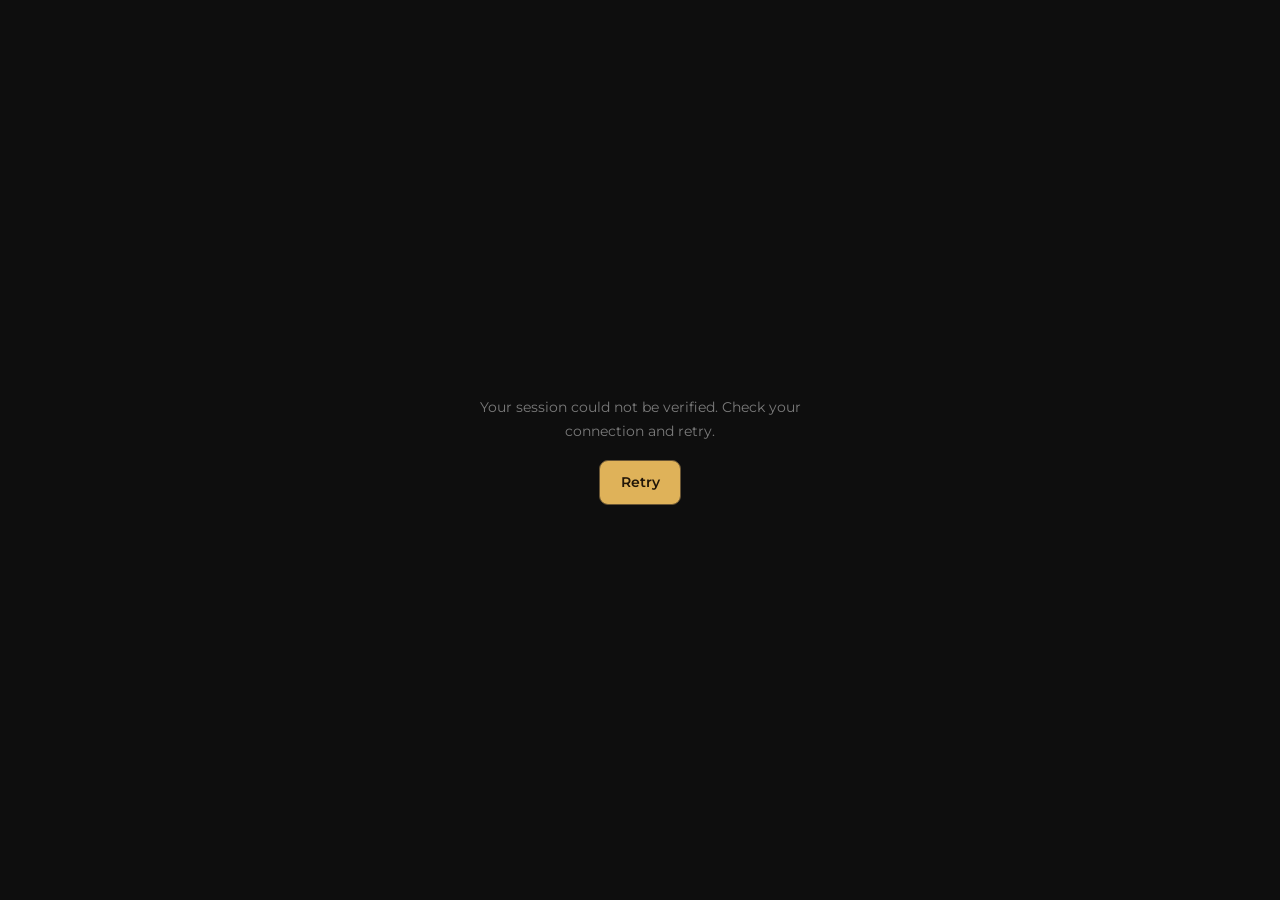
<file: dashboard.html>
<!DOCTYPE html>
<html lang="en">
<head>
  <meta charset="UTF-8">
  <meta name="viewport" content="width=device-width, initial-scale=1.0">
  <title>Profile</title>
  <link rel="preconnect" href="https://fonts.googleapis.com">
  <link rel="preconnect" href="https://fonts.gstatic.com" crossorigin>
  <link rel="stylesheet" href="https://fonts.googleapis.com/css2?family=Darumadrop+One&amp;family=Montserrat:wght@400;500;600;700;900&amp;family=Roboto+Mono:ital,wght@0,400;0,600;0,700;1,400&amp;display=swap">
<link rel="icon" href="favicon.ico?v=20261022" sizes="16x16 32x32 48x48">
<link rel="icon" type="image/png" sizes="32x32" href="favicon-32x32.png?v=20261022">
<link rel="icon" type="image/png" sizes="16x16" href="favicon-16x16.png?v=20261022">
<link rel="apple-touch-icon" sizes="180x180" href="apple-touch-icon.png?v=20261022">
  <link rel="stylesheet" href="sign-out.css">
  <link rel="stylesheet" href="tokens.css">
  <link rel="stylesheet" href="base.css">
  <link rel="stylesheet" href="nav.css">
  <style>
    body { background: var(--clr-bg); min-height: 100svh; overflow-x: hidden; }
    .dashboard { max-width: var(--max-width); margin: 0 auto; padding: calc(var(--nav-height) + 2.5rem) 2rem 4rem; }

    .loading-screen { position: fixed; inset: 0; background: var(--clr-bg); display: flex; align-items: center; justify-content: center; flex-direction: column; gap: 1rem; z-index: 999; }
    .loading-spinner { width: 40px; height: 40px; border: 3px solid rgba(255,255,255,0.1); border-top-color: var(--clr-orange); border-radius: 50%; animation: spin 0.8s linear infinite; }
    @keyframes spin { to { transform: rotate(360deg); } }
    .loading-screen p { color: var(--clr-text-muted); font-family: var(--font-ui); font-size: 0.9rem; }

    /* Profile header */
    .profile-header { background: var(--clr-surface); border: 1px solid var(--clr-border); border-radius: var(--radius-lg); padding: 2rem; display: flex; align-items: center; justify-content: space-between; gap: 1.5rem; margin-bottom: 1.5rem; flex-wrap: wrap; }
    .profile-header__left { display: flex; align-items: center; gap: 1.25rem; }
    .profile-avatar { width: 72px; height: 72px; border-radius: 50%; background: linear-gradient(135deg, #2a2a1a, #1a2a1a); border: 2px solid var(--clr-green); display: flex; align-items: center; justify-content: center; font-family: var(--font-display); font-size: 2rem; color: var(--clr-green-light); flex-shrink: 0; }
    .profile-info__name { font-family: var(--font-display); font-size: 1.75rem; color: var(--clr-white); line-height: 1.1; }
    .profile-info__meta { font-size: 0.82rem; color: var(--clr-text-dim); font-family: var(--font-ui); margin-top: 0.3rem; }
    .profile-info__id { font-size: 0.75rem; color: var(--clr-text-dim); font-family: var(--font-body); margin-top: 0.25rem; letter-spacing: 0.03em; }
    .owner-badge { display: inline-flex; align-items: center; gap: 0.4rem; background: linear-gradient(135deg, rgba(95,143,71,0.2), rgba(122,181,92,0.1)); border: 1px solid var(--clr-green); border-radius: 20px; padding: 0.3rem 0.85rem; font-size: 0.78rem; font-weight: 700; color: var(--clr-green-light); font-family: var(--font-ui); margin-top: 0.5rem; }

    /* Header right actions */
    .profile-header__actions { display: flex; align-items: center; gap: 0.75rem; flex-wrap: wrap; justify-content: flex-end; }
    .btn-report { background: rgba(217,119,6,0.08); border: 1px solid rgba(217,119,6,0.25); color: var(--clr-orange-light); padding: 0.6rem 1.2rem; border-radius: 8px; font-family: var(--font-ui); font-size: 0.88rem; font-weight: 600; cursor: pointer; transition: background 0.15s ease; white-space: nowrap; display: flex; align-items: center; gap: 0.4rem; }
    .btn-report:hover { background: rgba(217,119,6,0.18); }
    .btn-logout { background: rgba(239,68,68,0.1); border: 1px solid rgba(239,68,68,0.25); color: #fca5a5; padding: 0.6rem 1.4rem; border-radius: 8px; font-family: var(--font-ui); font-size: 0.88rem; font-weight: 600; cursor: pointer; transition: background 0.15s ease; white-space: nowrap; }
    .btn-logout:hover { background: rgba(239,68,68,0.2); }

    /* Dashboard grid */
    .dashboard-grid { display: grid; grid-template-columns: 1fr 1fr; gap: 1.25rem; }
    .card { background: var(--clr-surface); border: 1px solid var(--clr-border); border-radius: var(--radius-lg); padding: 1.5rem; transition: border-color 0.2s ease; }
    .card:hover { border-color: var(--clr-border-hover); }
    .card__title { font-size: 0.72rem; font-weight: 700; text-transform: uppercase; letter-spacing: 0.1em; color: var(--clr-text-dim); font-family: var(--font-ui); margin-bottom: 1rem; }

    .date-row { display: flex; flex-direction: column; gap: 0.2rem; margin-bottom: 1rem; }
    .date-row__label { font-size: 0.72rem; color: var(--clr-text-dim); font-family: var(--font-ui); text-transform: uppercase; letter-spacing: 0.08em; }
    .date-row__value { font-family: var(--font-ui); font-size: 0.92rem; color: var(--clr-white); font-weight: 600; }


    /* School profile field */
    .school-row { margin-bottom: 0; }
    .school-row__heading { display:flex; align-items:center; justify-content:space-between; gap:1rem; margin-bottom:0.35rem; }
    .school-edit-btn { border:1px solid rgba(95,143,71,0.45); background:rgba(95,143,71,0.10); color:var(--clr-green-light); border-radius:6px; padding:0.25rem 0.65rem; font:600 0.75rem var(--font-ui); }
    .school-edit-btn:hover { background:rgba(95,143,71,0.2); }
    .school-edit-form { margin-top:0.7rem; }
    .school-edit-form[hidden] { display:none; }
    .school-edit-form input { width:100%; min-width:0; background:rgba(255,255,255,0.05); border:1px solid var(--clr-border); border-radius:7px; padding:0.65rem 0.75rem; color:var(--clr-white); font:0.88rem var(--font-ui); outline:none; }
    .school-edit-form input:focus { border-color:var(--clr-green); }
    .school-edit-form input::placeholder { color:var(--clr-text-dim); }
    .school-edit-actions { display:flex; gap:0.5rem; margin-top:0.6rem; }
    .school-save-btn,.school-cancel-btn { border-radius:7px; padding:0.45rem 0.8rem; font:600 0.78rem var(--font-ui); }
    .school-save-btn { background:var(--clr-green); color:#fff; border:1px solid var(--clr-green); }
    .school-save-btn:disabled { opacity:0.6; cursor:wait; }
    .school-cancel-btn { background:transparent; color:var(--clr-text-muted); border:1px solid var(--clr-border); }
    .school-message { font:0.75rem var(--font-ui); margin-top:0.5rem; color:var(--clr-green-light); min-height:1em; }
    .school-message.is-error { color:#fca5a5; }
    .sr-only { position:absolute; width:1px; height:1px; padding:0; margin:-1px; overflow:hidden; clip:rect(0,0,0,0); white-space:nowrap; border:0; }

    /* Achievements card — full width */
    .card--full { grid-column: 1 / -1; }
    .achievements-grid { display: grid; grid-template-columns: repeat(auto-fill, minmax(220px, 1fr)); gap: 0.85rem; }
    .achievement-item { display: flex; align-items: center; gap: 0.75rem; background: rgba(255,255,255,0.03); border: 1px solid var(--clr-border); border-radius: 10px; padding: 0.85rem 1rem; transition: border-color 0.15s ease; }
    .achievement-item--unlocked { border-color: rgba(95,143,71,0.3); background: rgba(95,143,71,0.05); }
    .achievement-item--unlocked:hover { border-color: rgba(95,143,71,0.5); }
    .achievement-item--locked, .achievement-item--unavailable { opacity: 0.8; }
    .achievement-empty { grid-column:1 / -1; font:.85rem/1.6 var(--font-ui); color:var(--clr-text-muted); }
    .achievement-item--progress { border-color: rgba(211,165,71,.55); }
    .achievement-controls { display:flex; gap:.7rem; align-items:center; flex-wrap:wrap; }
    .achievement-controls select, .achievement-controls button { padding:.55rem .8rem; border:1px solid var(--clr-border); border-radius:6px; background:#20231e; color:#eee; }
    #achievement-sync-status { font-family:var(--font-ui); font-size:.78rem; color:#b7c3ad; line-height:1.5; margin:1rem 0; }
    .achievement-info__category { font-family:var(--font-ui); font-size:.68rem; color:#a9bf99; margin-top:.25rem; }
    .achievement-info progress { display:block; width:100%; height:.4rem; margin-top:.6rem; accent-color:#83b25d; }
    .achievement-info__badge--progress { color:#efd38b; background:#3b3020; }
    .achievement-info__badge--unavailable { color:#c4c4c4; background:#282828; }
    .achievement-icon { font-size: 1.6rem; flex-shrink: 0; width: 2.2rem; text-align: center; }
    .achievement-info__name { font-family: var(--font-ui); font-size: 0.85rem; font-weight: 700; color: var(--clr-white); }
    .achievement-info__desc { font-family: var(--font-ui); font-size: 0.72rem; color: var(--clr-text-dim); margin-top: 0.15rem; }
    .achievement-info__badge { display: inline-block; margin-top: 0.35rem; font-size: 0.65rem; font-weight: 700; font-family: var(--font-ui); padding: 0.1rem 0.5rem; border-radius: 10px; }
    .achievement-info__badge--unlocked { background: rgba(95,143,71,0.2); color: var(--clr-green-light); }
    .achievement-info__badge--locked   { background: rgba(255,255,255,0.06); color: var(--clr-text-dim); }

    .skeleton { background: linear-gradient(90deg, rgba(255,255,255,0.04) 25%, rgba(255,255,255,0.08) 50%, rgba(255,255,255,0.04) 75%); background-size: 400% 100%; animation: shimmer 1.5s infinite; border-radius: 4px; height: 1rem; }
    @keyframes shimmer { 0% { background-position: 100% 0; } 100% { background-position: -100% 0; } }

    /* =============================================
       Report Modal
    ============================================= */
    .rmodal-overlay { position: fixed; inset: 0; background: rgba(0,0,0,0.75); backdrop-filter: blur(4px); display: flex; align-items: center; justify-content: center; z-index: 1100; padding: 1rem; }
    .rmodal { background: var(--clr-surface); border: 1px solid var(--clr-border); border-radius: var(--radius-lg); width: 100%; max-width: 480px; max-height: 90vh; display: flex; flex-direction: column; animation: modalIn 0.2s ease; overflow: hidden; }
    @keyframes modalIn { from { opacity:0; transform:translateY(-10px); } to { opacity:1; transform:translateY(0); } }

    .rmodal__header { display: flex; align-items: center; justify-content: space-between; padding: 1.5rem 1.5rem 0; }
    .rmodal__title { font-family: var(--font-display); font-size: 1.3rem; color: var(--clr-white); }
    .rmodal__close { background: none; border: none; color: var(--clr-text-dim); font-size: 1.2rem; cursor: pointer; padding: 0.25rem; line-height: 1; }
    .rmodal__close:hover { color: var(--clr-white); }
    .rmodal__body { padding: 1.25rem 1.5rem 1.5rem; overflow-y: auto; flex: 1; }

    /* Steps */
    .rmodal__step { display: none; }
    .rmodal__step--active { display: block; }

    /* Search */
    .rmodal__search-wrap { position: relative; margin-bottom: 0.75rem; }
    .rmodal__search { width: 100%; background: rgba(255,255,255,0.05); border: 1px solid var(--clr-border); border-radius: 8px; padding: 0.65rem 1rem 0.65rem 2.4rem; color: var(--clr-white); font-family: var(--font-ui); font-size: 0.9rem; outline: none; box-sizing: border-box; }
    .rmodal__search:focus { border-color: var(--clr-border-hover); }
    .rmodal__search::placeholder { color: var(--clr-text-dim); }
    .rmodal__search-icon { position: absolute; left: 0.8rem; top: 50%; transform: translateY(-50%); color: var(--clr-text-dim); font-size: 0.9rem; pointer-events: none; }
    .rmodal__search-hint { font-size: 0.78rem; color: var(--clr-text-dim); font-family: var(--font-ui); margin-bottom: 0.75rem; }

    .rmodal__results { max-height: 260px; overflow-y: auto; }
    .rmodal__result-item { display: flex; align-items: center; gap: 0.6rem; padding: 0.65rem 0.75rem; border-radius: 8px; cursor: pointer; transition: background 0.1s ease; }
    .rmodal__result-item:hover { background: rgba(255,255,255,0.05); }
    .rmodal__result-avatar { width: 32px; height: 32px; border-radius: 50%; background: linear-gradient(135deg, #1a2a1a, #2a1a0a); border: 1px solid var(--clr-border); display: flex; align-items: center; justify-content: center; font-family: var(--font-display); font-size: 0.85rem; color: var(--clr-green-light); flex-shrink: 0; }
    .rmodal__result-name { font-family: var(--font-ui); font-size: 0.88rem; color: var(--clr-white); font-weight: 600; }
    .rmodal__result-id  { font-family: var(--font-body); font-size: 0.72rem; color: var(--clr-text-dim); }
    .rmodal__no-results { text-align: center; padding: 2rem; color: var(--clr-text-dim); font-family: var(--font-ui); font-size: 0.85rem; }

    /* Step 2 */
    .rmodal__selected-player { display: flex; align-items: center; gap: 0.75rem; background: rgba(255,255,255,0.04); border: 1px solid var(--clr-border); border-radius: 8px; padding: 0.75rem 1rem; margin-bottom: 1.25rem; }
    .rmodal__selected-avatar { width: 36px; height: 36px; border-radius: 50%; background: linear-gradient(135deg, #1a2a1a, #2a1a0a); border: 1px solid var(--clr-green); display: flex; align-items: center; justify-content: center; font-family: var(--font-display); font-size: 0.9rem; color: var(--clr-green-light); flex-shrink: 0; }
    .rmodal__selected-name { font-family: var(--font-ui); font-size: 0.9rem; color: var(--clr-white); font-weight: 600; }
    .rmodal__selected-id   { font-family: var(--font-body); font-size: 0.72rem; color: var(--clr-text-dim); }

    .rmodal__label { font-size: 0.78rem; font-weight: 700; text-transform: uppercase; letter-spacing: 0.08em; color: var(--clr-text-dim); font-family: var(--font-ui); margin-bottom: 0.6rem; display: block; }
    .rmodal__categories { display: flex; flex-wrap: wrap; gap: 0.5rem; margin-bottom: 1.25rem; }
    .rmodal__cat { display: flex; align-items: center; gap: 0.4rem; background: rgba(255,255,255,0.04); border: 1px solid var(--clr-border); border-radius: 20px; padding: 0.35rem 0.85rem; font-family: var(--font-ui); font-size: 0.8rem; color: var(--clr-text-muted); cursor: pointer; transition: all 0.12s ease; user-select: none; }
    .rmodal__cat:hover { border-color: var(--clr-border-hover); color: var(--clr-white); }
    .rmodal__cat--selected { background: rgba(217,119,6,0.15); border-color: rgba(217,119,6,0.5); color: var(--clr-orange-light); font-weight: 700; }
    .rmodal__cat input[type="checkbox"] { display: none; }

    .rmodal__textarea { width: 100%; background: rgba(255,255,255,0.05); border: 1px solid var(--clr-border); border-radius: 8px; padding: 0.65rem 1rem; color: var(--clr-white); font-family: var(--font-ui); font-size: 0.88rem; outline: none; resize: vertical; min-height: 70px; box-sizing: border-box; margin-bottom: 1.25rem; }
    .rmodal__textarea:focus { border-color: var(--clr-border-hover); }
    .rmodal__textarea::placeholder { color: var(--clr-text-dim); }

    .rmodal__error { background: rgba(239,68,68,0.1); border: 1px solid rgba(239,68,68,0.3); border-radius: 8px; padding: 0.6rem 0.9rem; font-size: 0.84rem; color: #fca5a5; font-family: var(--font-ui); margin-bottom: 1rem; }
    .rmodal__success { background: rgba(95,143,71,0.1); border: 1px solid rgba(95,143,71,0.3); border-radius: 8px; padding: 1.5rem; text-align: center; }
    .rmodal__success-icon { font-size: 2.5rem; display: block; margin-bottom: 0.5rem; }
    .rmodal__success-msg  { font-family: var(--font-ui); font-size: 0.95rem; color: var(--clr-green-light); font-weight: 700; }
    .rmodal__success-sub  { font-family: var(--font-ui); font-size: 0.82rem; color: var(--clr-text-dim); margin-top: 0.3rem; }

    .rmodal__actions { display: flex; gap: 0.75rem; }
    .rmodal__btn-back   { flex: 0 0 auto; background: rgba(255,255,255,0.05); border: 1px solid var(--clr-border); border-radius: 8px; padding: 0.7rem 1.2rem; font-family: var(--font-ui); font-size: 0.9rem; color: var(--clr-text-dim); cursor: pointer; }
    .rmodal__btn-submit { flex: 1; background: var(--clr-orange); border: none; border-radius: 8px; padding: 0.7rem; font-family: var(--font-ui); font-size: 0.9rem; font-weight: 700; color: #fff; cursor: pointer; transition: opacity 0.15s ease; }
    .rmodal__btn-submit:disabled { opacity: 0.55; cursor: not-allowed; }
    .rmodal__btn-close  { flex: 1; background: rgba(255,255,255,0.05); border: 1px solid var(--clr-border); border-radius: 8px; padding: 0.7rem; font-family: var(--font-ui); font-size: 0.9rem; color: var(--clr-white); cursor: pointer; }

    @media (max-width: 640px) {
      .dashboard-grid { grid-template-columns: 1fr; }
      .card--full { grid-column: 1; }
      .profile-header { flex-direction: column; align-items: flex-start; }
      .achievements-grid { grid-template-columns: 1fr 1fr; }
    }
    @media (max-width: 400px) {
      .achievements-grid { grid-template-columns: 1fr; }
    }
  </style>
  <link rel="stylesheet" href="profile-store.css?v=20261103-store">
  <link rel="stylesheet" href="school-selector.css">
  <link rel="stylesheet" href="session-guard.css?v=20261025-a">
</head>
<body>

  <div class="loading-screen" id="loading-screen">
    <div class="loading-spinner"></div>
    <p>Loading profile...</p>
  </div>

  <div class="nav__overlay" id="nav-overlay"></div>
  <header>
    <nav class="nav" id="main-nav">
      <div class="nav__inner">
        <a href="/" class="nav__logo">
          <img src="Assets/logo-transparent.png" alt="StoneForge" class="nav__logo-img">
          <span class="nav__logo-text">StoneForge</span>
        </a>
        <button class="nav__burger" id="burger" aria-label="Toggle menu"><span></span><span></span><span></span></button>
        <ul class="nav__links" id="nav-links">
          <li class="nav__sidebar-brand">
            <img src="Assets/logo-transparent.png" alt="StoneForge" class="nav__sidebar-brand-img">
            <span class="nav__sidebar-brand-text">StoneForge</span>
          </li>
          <li><a href="/" class="nav__link">Home</a></li>
          <li><a href="/#about" class="nav__link">About</a></li>
          <li><a href="/#features" class="nav__link">Features</a></li>
          <li><a href="/download" class="nav__link">Download</a></li>
          <li id="nav-auth-item"><a href="/login"><button class="nav__cta">Sign In</button></a></li>
        </ul>
      </div>
    </nav>
  </header>

  <div class="dashboard" id="dashboard" style="display:none;" hidden>

    <div class="profile-header">
      <div class="profile-header__left">
        <div class="profile-avatar" id="avatar-initials">?</div>
        <div class="profile-info">
          <div class="profile-info__name" id="display-name">—</div>
          <div class="profile-info__id" id="playfab-id">—</div>
          <div class="profile-info__type" id="profile-user-type-badge"></div>
        </div>
      </div>
      <div class="profile-header__actions">
        <button class="btn-report" id="report-btn">⚑ Report Player</button>
        <button class="btn-logout" id="logout-btn">Sign Out</button>
      </div>
    </div>

    <div class="dashboard-grid">

      <!-- Account Info -->
      <div class="card">
        <div class="card__title">📅 Account Info</div>
        <div class="date-row">
          <div class="date-row__label">Member Since</div>
          <div class="date-row__value" id="account-created">—</div>
        </div>
        <div class="date-row">
          <div class="date-row__label">Last Seen</div>
          <div class="date-row__value" id="account-last-login">—</div>
        </div>
        <div class="date-row">
          <div class="account-title"><div class="date-row__label">User Type</div><button type="button" class="profile-action" id="profile-edit">Edit profile</button></div>
          <div class="date-row__value" id="user-type-value">Loading…</div>
        </div>
        <div class="date-row" id="school-display-row"><div class="date-row__label">School / Institution</div><div class="date-row__value" id="school-value">—</div></div>
        <p id="profile-state-status" class="forge-muted" role="status"></p>
        <button type="button" id="profile-retry" class="forge-secondary" hidden>Retry profile</button>
      </div>

      <section class="card wallet-card" aria-labelledby="wallet-heading">
        <div><div class="card__title">Your wallet</div><div class="wallet-heading">
          <img class="wallet-coin" src="Assets/store/web/fm-handful.webp" alt="" width="65" height="65">
          <div><h2 class="forge-heading" id="wallet-heading">Forge Medals</h2><p><span id="wallet-balance" class="wallet-amount">—</span><span class="wallet-unit"></span></p></div>
        </div>
        <p class="wallet-copy wallet-notice" id="wallet-state" role="status">Loading your account wallet…</p>
        <p id="wallet-test-row" class="wallet-copy" hidden><span id="wallet-test-balance"></span></p></div>
        <div class="wallet-actions"><button type="button" class="forge-primary" id="open-forge-store" aria-haspopup="dialog" aria-controls="forge-store" aria-expanded="false">Open Store</button><button type="button" class="forge-secondary" id="wallet-refresh">Refresh wallet</button></div>
      </section>

      <!-- Account-owned achievement preview; locked details remain concealed. -->
      <div class="card card--full" id="achievements-card">
        <div class="card__title">🏆 Achievements</div>
        <div class="achievement-controls">
          <label for="achievement-category">Category</label>
          <select id="achievement-category" aria-label="Achievement category"></select>
          <button type="button" id="achievement-refresh">Refresh</button>
          <button type="button" id="achievement-view-all" class="forge-secondary">View all achievements</button>
        </div>
        <p id="achievement-sync-status" role="status" aria-live="polite">Loading account achievements…</p>
        <div class="achievements-grid" id="achievements-grid">
          <!-- Rendered by dashboard.js -->
        </div>
      </div>

      <section class="card card--full" id="transaction-history" aria-labelledby="history-heading">
        <div class="forge-panel-head"><h2 class="forge-heading" id="history-heading">Transaction History</h2>
          <div class="wallet-actions"><label for="history-filter">Activity</label>
            <select id="history-filter"><option value="all">All activity</option><option value="topup">FM purchases</option><option value="spend">Upgrades &amp; unlocks</option><option value="reward">Achievement rewards</option></select>
            <button type="button" class="forge-secondary" id="history-refresh">Refresh</button></div>
        </div>
        <p id="history-status" class="forge-muted" role="status" aria-live="polite">Loading your transactions…</p>
        <div id="history-items" class="forge-transactions"></div>
        <button type="button" id="history-more" class="forge-secondary" hidden>Load more</button>
      </section>

    </div>
  </div>

  <dialog id="forge-store" class="forge-dialog" aria-labelledby="forge-store-heading" aria-describedby="forge-store-description">
    <header class="forge-dialog__header">
      <div><p class="forge-kicker">StoneForge</p><h2 class="forge-heading" id="forge-store-heading">Forge Store</h2></div>
      <div class="forge-dialog__tools">
        <div class="forge-dialog__wallet" aria-label="Your Forge Medal balance"><img src="Assets/store/web/fm-handful.webp" alt="" width="32" height="32"><span><span id="store-wallet-balance">—</span> FM</span></div>
        <button type="button" class="forge-dialog__refresh" id="forge-store-retry" aria-label="Refresh your FM balance" title="Refresh balance">↻</button>
        <button type="button" class="forge-dialog__close" id="forge-store-close" aria-label="Close Forge Store" autofocus>✕</button>
      </div>
    </header>
      <nav class="forge-categories" id="forge-store-categories" aria-label="Store categories">
        <button type="button" class="forge-secondary" id="forge-classes-tab" aria-pressed="false">Classes</button>
        <button type="button" class="forge-secondary" id="forge-skins-tab" aria-pressed="false">Item Skins</button>
        <button type="button" class="forge-secondary" id="forge-medals-tab" aria-pressed="true">Forge Medals</button>
      </nav>
    <div class="forge-dialog__body" id="forge-store-body">
      <p class="forge-store-intro" id="forge-store-description">Your next discovery starts here.</p>
      <p class="forge-muted" id="store-test-row" hidden><span id="store-test-balance"></span></p>
      <div class="forge-availability" id="forge-store-availability" role="status" aria-live="polite">Loading your balance…</div>
      <section id="forge-classes" aria-labelledby="forge-classes-heading" hidden>
        <h3 id="forge-classes-heading" class="forge-pack-heading">Multiplayer Classes</h3>
        <p class="forge-pack-subtitle">Choose a specialty for your next co-op session.</p>
        <p class="forge-muted" id="forge-class-state" role="status"></p>
        <div class="forge-grid" id="forge-class-grid"></div>
        <section class="forge-confirmation" id="forge-class-review" aria-labelledby="forge-class-review-heading" hidden>
          <div id="forge-class-review-art" class="forge-product-art"></div>
          <h3 id="forge-class-review-heading" tabindex="-1"></h3>
          <p class="forge-muted" id="forge-class-review-details"></p>
          <div class="forge-confirmation__actions">
            <button type="button" class="forge-secondary" id="forge-class-cancel">Back to classes</button>
            <button type="button" class="forge-primary" id="forge-class-confirm">Confirm unlock</button>
          </div>
        </section>
      </section>
      <section id="forge-skins" aria-labelledby="forge-skins-heading" hidden>
        <h3 id="forge-skins-heading" class="forge-pack-heading">Item Skins</h3>
        <p class="forge-pack-subtitle">Unlock available tool skins in the game with Forge Medals.</p>
        <p class="forge-muted" id="forge-skin-state" role="status"></p>
        <div class="forge-grid" id="forge-skin-grid"></div>
      </section>
      <div id="forge-store-browse">
        <div class="forge-panel-head"><div><h3 class="forge-pack-heading">Choose your Forge Medals</h3><p class="forge-pack-subtitle">Select a package. Review the details before checkout.</p></div><span class="forge-tag" id="forge-store-mode">Checking availability</span></div>
        <div id="forge-pack-grid" class="forge-grid" aria-label="Forge Medal packages"></div>
      </div>
      <section class="forge-confirmation" id="forge-confirmation" aria-labelledby="forge-confirmation-heading" hidden>
        <div id="forge-pack-review-art" class="forge-product-art"></div>
        <h3 id="forge-confirmation-heading" tabindex="-1">Review your FM purchase</h3>
        <p class="forge-muted" id="forge-confirm-pack"></p>
        <p class="forge-confirmation__price" id="forge-confirm-price"></p>
        <p class="forge-checkout-note">No real payment will be collected for this transaction.</p>
        <div class="forge-confirmation__actions"><button type="button" class="forge-secondary" id="forge-confirm-back">Back to packages</button><button type="button" class="forge-primary" id="forge-confirm-continue" disabled>Continue to checkout</button></div>
      </section>
      <p id="store-state" class="forge-muted" role="status" aria-live="polite">Choose a package to review before checkout.</p>
    </div>
  </dialog>

  <dialog id="profile-completion-dialog" class="profile-dialog" aria-labelledby="profile-completion-heading">
    <h2 id="profile-completion-heading">Complete your profile</h2>
    <p class="forge-muted">Tell us how you’ll use StoneForge. This does not change your game account, ownership, or achievements.</p>
    <p class="forge-muted profile-required-note" id="profile-required-note">Choose a User Type to finish your website profile. Your existing game access is unaffected.</p>
    <form id="profile-completion-form">
      <label for="profile-user-type">User Type</label>
      <select id="profile-user-type" name="user_type" required>
        <option value="" selected disabled>Select your User Type</option><option value="regular">Regular User</option><option value="student">Student</option><option value="teacher">Teacher / Instructor</option>
      </select>
      <div id="profile-school-group" hidden><label for="profile-school" id="profile-school-label">School name</label><div class="school-picker"><input id="profile-school" name="school" maxlength="200" autocomplete="off" placeholder="Search school, acronym or city" aria-describedby="profile-school-status"><button type="button" class="school-picker-toggle" id="profile-school-toggle" aria-label="Show school choices">⌄</button><ul id="profile-school-options" class="school-options" role="listbox" aria-label="Cavite school choices" hidden></ul></div><p id="profile-school-status" class="school-picker-status" role="status" aria-live="polite">Loading Cavite school choices…</p><button type="button" id="profile-school-retry" class="school-picker-retry" hidden>Retry school directory</button></div>
      <p id="profile-save-status" class="profile-dialog__status" role="status" aria-live="polite"></p>
      <div class="profile-dialog__actions"><button type="button" id="profile-signout" class="forge-secondary" hidden>Sign out</button><button type="button" id="profile-cancel" class="forge-secondary" hidden>Cancel</button><button type="submit" id="profile-save" class="forge-primary">Save profile</button></div>
    </form>
  </dialog>

  <!-- Report Modal -->
  <div class="rmodal-overlay" id="report-modal" style="display:none;" role="dialog" aria-modal="true" aria-labelledby="rmodal-title">
    <div class="rmodal">
      <div class="rmodal__header">
        <div class="rmodal__title" id="rmodal-title">Report a Player</div>
        <button class="rmodal__close" id="rmodal-close-btn" aria-label="Close">✕</button>
      </div>
      <div class="rmodal__body">

        <!-- Step 1: Search -->
        <div class="rmodal__step rmodal__step--active" id="rmodal-step-1">
          <p class="rmodal__search-hint">Search by username or Player ID to find who you want to report.</p>
          <div class="rmodal__search-wrap">
            <span class="rmodal__search-icon">🔍</span>
            <input type="text" class="rmodal__search" id="rmodal-search" placeholder="Username or Player ID..." autocomplete="off" maxlength="60">
          </div>
          <div class="rmodal__results" id="rmodal-results">
            <div class="rmodal__no-results" style="padding:1rem;color:var(--clr-text-dim);font-family:var(--font-ui);font-size:0.82rem;">Type at least 2 characters to search.</div>
          </div>
        </div>

        <!-- Step 2: Categories + Note -->
        <div class="rmodal__step" id="rmodal-step-2">
          <div class="rmodal__selected-player" id="rmodal-selected-player">
            <div class="rmodal__selected-avatar" id="rmodal-sel-avatar">?</div>
            <div>
              <div class="rmodal__selected-name" id="rmodal-sel-name">—</div>
              <div class="rmodal__selected-id"   id="rmodal-sel-id">—</div>
            </div>
          </div>

          <label class="rmodal__label">Reason for Report</label>
          <div class="rmodal__categories" id="rmodal-categories">
            <label class="rmodal__cat"><input type="checkbox" value="Cheating / Hacking"> Cheating / Hacking</label>
            <label class="rmodal__cat"><input type="checkbox" value="Harassment">         Harassment</label>
            <label class="rmodal__cat"><input type="checkbox" value="Griefing">           Griefing</label>
            <label class="rmodal__cat"><input type="checkbox" value="Exploiting Bugs">    Exploiting Bugs</label>
            <label class="rmodal__cat"><input type="checkbox" value="Inappropriate Name"> Inappropriate Name</label>
            <label class="rmodal__cat"><input type="checkbox" value="Spam">               Spam</label>
          </div>

          <label class="rmodal__label">Additional Details <span style="font-weight:400;text-transform:none;letter-spacing:0;">(optional)</span></label>
          <textarea class="rmodal__textarea" id="rmodal-note" placeholder="Describe what happened..."></textarea>

          <div class="rmodal__error" id="rmodal-error" style="display:none;"></div>
          <div class="rmodal__actions">
            <button class="rmodal__btn-back" id="rmodal-back-btn">← Back</button>
            <button class="rmodal__btn-submit" id="rmodal-submit-btn">Submit Report</button>
          </div>
        </div>

        <!-- Step 3: Success -->
        <div class="rmodal__step" id="rmodal-step-3">
          <div class="rmodal__success">
            <span class="rmodal__success-icon">✅</span>
            <div class="rmodal__success-msg">Report submitted</div>
            <div class="rmodal__success-sub">Our team will review this report. Thank you for helping keep StoneForge safe.</div>
          </div>
          <div class="rmodal__actions" style="margin-top:1.25rem;">
            <button class="rmodal__btn-close" id="rmodal-done-btn">Done</button>
          </div>
        </div>

      </div>
    </div>
  </div>

  <script src="session-guard.js?v=20261103-clean-urls"></script>
  <script src="StoneForge.js?v=20261103-clean-urls"></script>
  <script src="achievements.js"></script>
  <script src="transaction-history.js"></script>
  <script src="profile-fields.js"></script>
  <script src="school-selector.js"></script>
  <script src="wallet-client.js?v=20261101-shop-b1"></script>
  <script src="store-handoff-client.js?v=20261102-b3"></script>
  <script src="skin-client.js?v=20261102-b4"></script>
  <script src="profile-store.js?v=20261112-store"></script>
  <script src="sign-out.js"></script>
  <script src="dashboard.js?v=20261103-clean-urls"></script>
  <!-- Catalog/progress are authenticated server data, not editable browser unlocks. -->
</body>
</html>
</file>
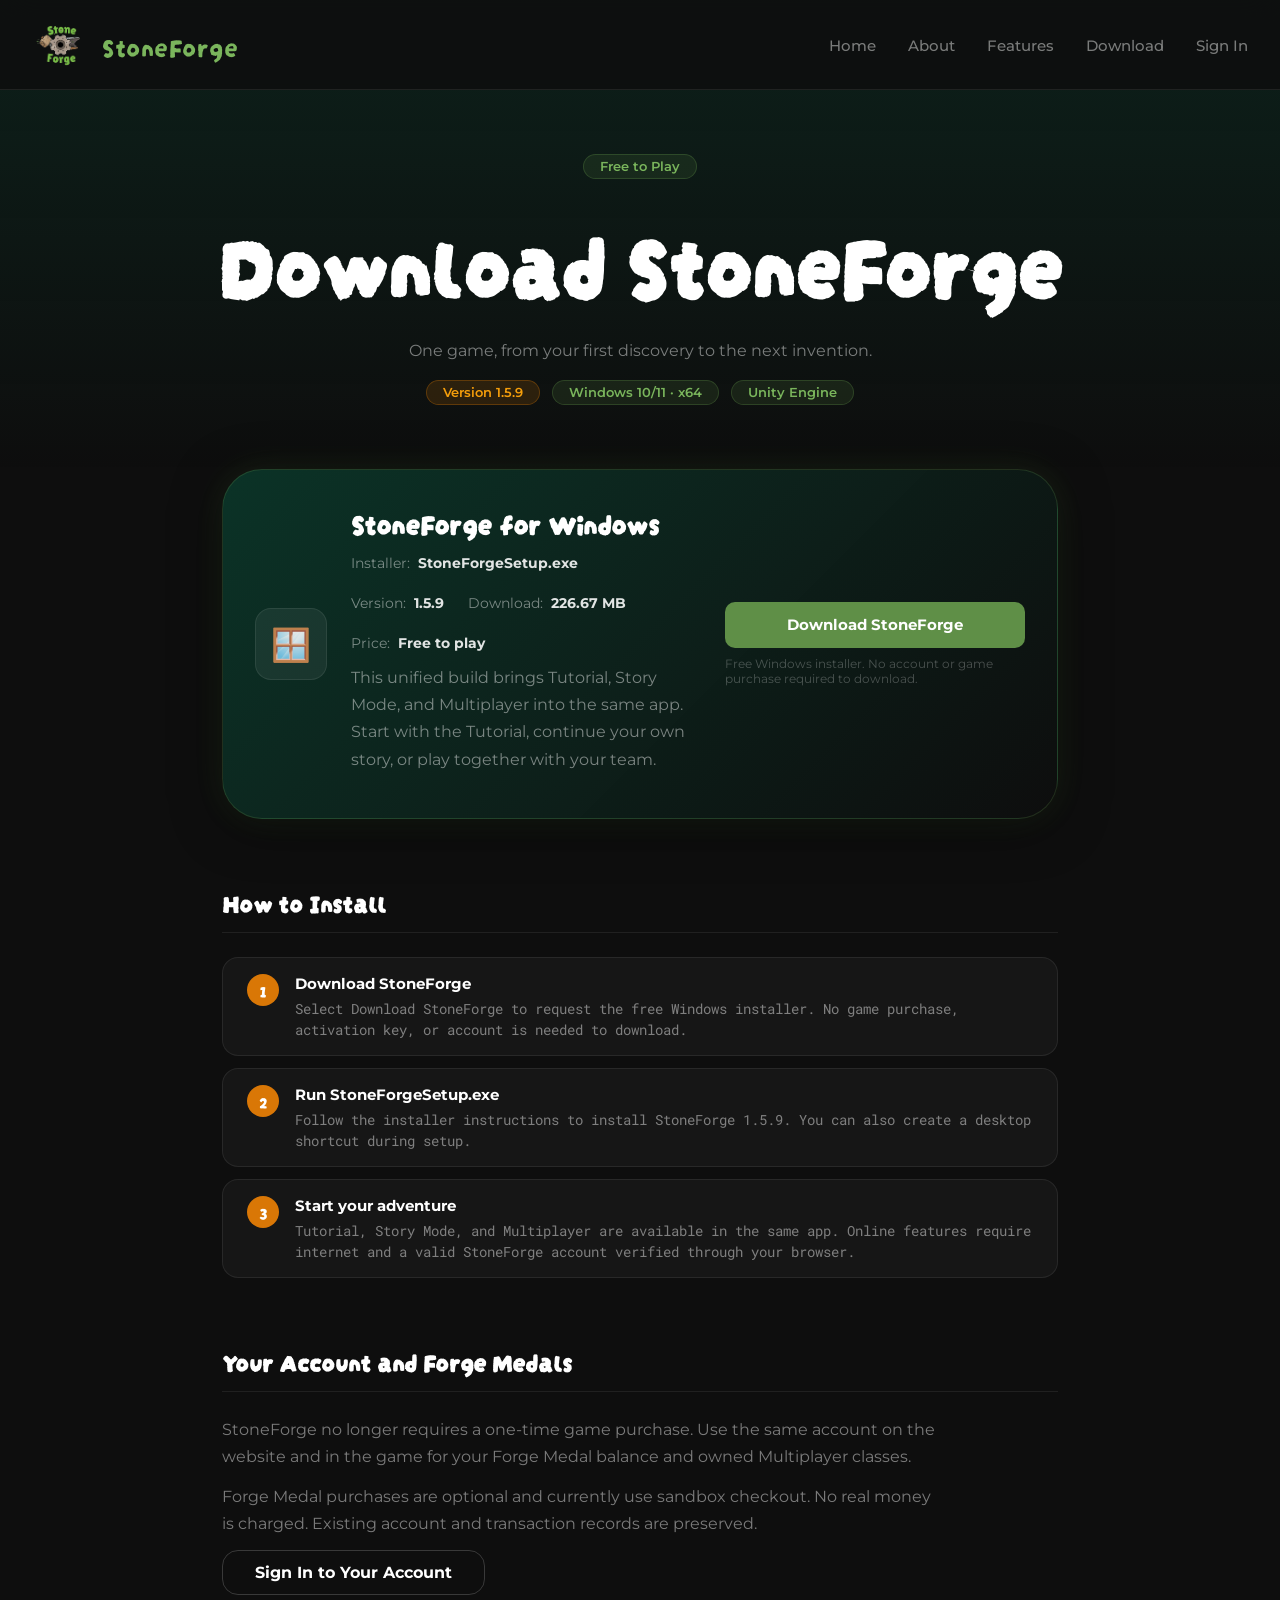
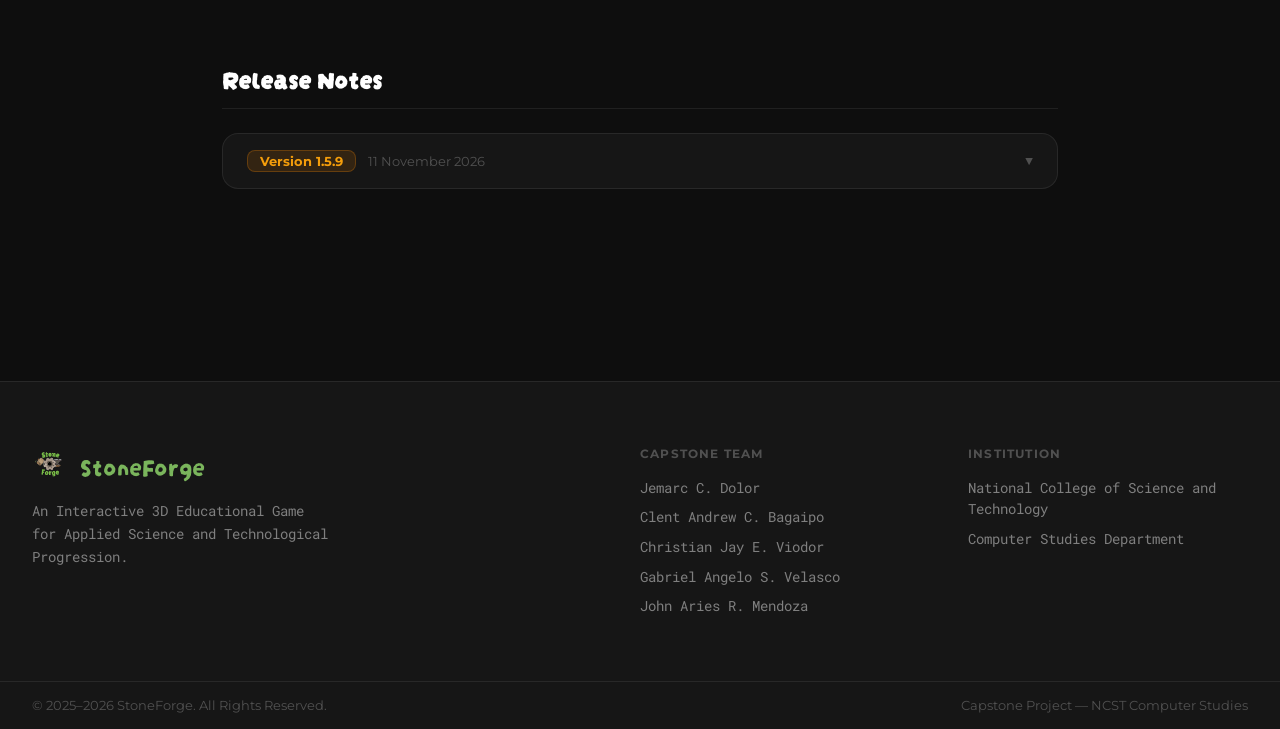
<file: download.html>
<!DOCTYPE html>
<html lang="en">
<head>
  <meta charset="UTF-8">
  <meta name="viewport" content="width=device-width, initial-scale=1.0">
  <title>Download</title>
  <link rel="preconnect" href="https://fonts.googleapis.com">
  <link rel="preconnect" href="https://fonts.gstatic.com" crossorigin>
  <link rel="stylesheet" href="https://fonts.googleapis.com/css2?family=Darumadrop+One&amp;family=Montserrat:wght@400;500;600;700;900&amp;family=Roboto+Mono:ital,wght@0,400;0,600;0,700;1,400&amp;display=swap">
<link rel="icon" href="favicon.ico?v=20261022" sizes="16x16 32x32 48x48">
<link rel="icon" type="image/png" sizes="32x32" href="favicon-32x32.png?v=20261022">
<link rel="icon" type="image/png" sizes="16x16" href="favicon-16x16.png?v=20261022">
<link rel="apple-touch-icon" sizes="180x180" href="apple-touch-icon.png?v=20261022">
  <link rel="stylesheet" href="tokens.css">
  <link rel="stylesheet" href="base.css">
  <link rel="stylesheet" href="nav.css">
  <link rel="stylesheet" href="download.css?v=20261105-v158">
  <link rel="stylesheet" href="index.css">
</head>
<body>

  <div class="nav__overlay" id="nav-overlay"></div>
  <header>
    <nav class="nav" id="main-nav">
      <div class="nav__inner">
        <a href="/" class="nav__logo">
          <img src="Assets/logo-transparent.png" alt="StoneForge" class="nav__logo-img">
          <span class="nav__logo-text">StoneForge</span>
        </a>
        <button class="nav__burger" id="burger" aria-label="Toggle menu">
          <span></span><span></span><span></span>
        </button>
        <ul class="nav__links" id="nav-links">
          <li class="nav__sidebar-brand">
            <img src="Assets/logo-transparent.png" alt="StoneForge" class="nav__sidebar-brand-img">
            <span class="nav__sidebar-brand-text">StoneForge</span>
          </li>
          <li><a href="/" class="nav__link">Home</a></li>
          <li><a href="/#about" class="nav__link">About</a></li>
          <li><a href="/#features" class="nav__link">Features</a></li>
          <li><a href="/download" class="nav__link nav__link--active">Download</a></li>
          <li id="nav-auth-item">
            <a href="/login"><button class="nav__cta">Sign In</button></a>
          </li>
        </ul>
      </div>
    </nav>
  </header>

  <main class="dl-page">
    <div class="dl-hero animate-up">
      <span class="badge badge--green">Free to Play</span>
      <h1 class="dl-hero__title">Download StoneForge</h1>
      <p class="dl-intro">One game, from your first discovery to the next invention.</p>
      <div class="dl-hero__meta">
        <span class="badge badge--orange">Version 1.5.9</span>
        <span class="badge badge--green">Windows 10/11 · x64</span>
        <span class="badge badge--green">Unity Engine</span>
      </div>
    </div>
    <div class="dl-page__inner">
      <p id="legacy-payment-note" class="dl-maintenance-notice" role="status" hidden></p>
      <div class="dl-maintenance-notice" id="download-maintenance-notice" role="status" hidden>
        <strong>Under Maintenance</strong>
        <p>StoneForge downloads are temporarily unavailable. Please try again later.</p>
      </div>

      <section class="dl-card animate-up delay-1" aria-labelledby="game-download-heading">
        <div class="dl-card__left">
          <div class="dl-card__platform-icon" aria-hidden="true">🪟</div>
          <div>
            <h2 class="dl-card__name" id="game-download-heading">StoneForge for Windows</h2>
            <div class="dl-card__details">
              <span class="dl-detail">Installer: <strong>StoneForgeSetup.exe</strong></span>
              <span class="dl-detail">Version: <strong id="release-version">1.5.9</strong></span>
              <span class="dl-detail">Download: <strong id="release-download-size">226.67 MB</strong></span>
              <span class="dl-detail">Price: <strong>Free to play</strong></span>
            </div>
            <p class="dl-summary">This unified build brings Tutorial, Story Mode, and Multiplayer into the same app. Start with the Tutorial, continue your own story, or play together with your team.</p>
          </div>
        </div>
        <div class="dl-card__btn-wrap">
          <div id="game-action"><button type="button" class="game-download-button" aria-describedby="game-note" disabled>Preparing Download...</button></div>
          <span class="dl-btn-note" id="game-note" role="status" aria-live="polite">Loading the download service...</span>
          <noscript>Enable JavaScript to request your installer download link.</noscript>
        </div>
      </section>

      <section class="dl-section animate-up delay-2" aria-labelledby="install-heading">
        <h2 class="dl-section-title" id="install-heading">How to Install</h2>
        <div class="steps">
          <div class="step-item"><div class="step-num">1</div><div class="step-content">
            <strong>Download StoneForge</strong>
            <span>Select Download StoneForge to request the free Windows installer. No game purchase, activation key, or account is needed to download.</span>
          </div></div>
          <div class="step-item"><div class="step-num">2</div><div class="step-content">
            <strong>Run StoneForgeSetup.exe</strong>
            <span>Follow the installer instructions to install StoneForge 1.5.9. You can also create a desktop shortcut during setup.</span>
          </div></div>
          <div class="step-item"><div class="step-num">3</div><div class="step-content">
            <strong>Start your adventure</strong>
            <span>Tutorial, Story Mode, and Multiplayer are available in the same app. Online features require internet and a valid StoneForge account verified through your browser.</span>
          </div></div>
        </div>
      </section>

      <section class="dl-section animate-up delay-3" aria-labelledby="account-heading">
        <h2 class="dl-section-title" id="account-heading">Your Account and Forge Medals</h2>
        <p class="dl-summary">StoneForge no longer requires a one-time game purchase. Use the same account on the website and in the game for your Forge Medal balance and owned Multiplayer classes.</p>
        <p class="dl-summary">Forge Medal purchases are optional and currently use sandbox checkout. No real money is charged. Existing account and transaction records are preserved.</p>
        <a class="btn btn--ghost" href="/login?redirect=%2Fprofile">Sign In to Your Account</a>
      </section>

      <section class="dl-section animate-up delay-4" aria-labelledby="release-heading">
        <h2 class="dl-section-title" id="release-heading">Release Notes</h2>
        <div class="patch-notes">
          <button type="button" class="patch-head" id="patch-toggle" aria-expanded="false" aria-controls="patch-body">
            <span class="patch-head-left"><span class="patch-ver">Version 1.5.9</span><span class="patch-date">11 November 2026</span></span>
            <span class="patch-toggle" aria-hidden="true">▼</span>
          </button>
          <div class="patch-body" id="patch-body">
            <p class="patch-sub">Included in this release</p>
            <ul class="patch-list">
              <li>Tutorial, Story Mode, and Multiplayer in one Windows application.</li>
              <li>Free account verification and a shared Forge Medal balance across the game and website.</li>
              <li>Multiplayer room Voice, microphone/deafen controls, and Voice Chat Volume settings.</li>
            </ul>
            <p class="patch-sub">Before you play</p>
            <ul class="patch-list issues">
              <li>Use matching v1.5.9 clients on each device when playing Multiplayer.</li>
              <li>Forge Medal checkout uses test payments. No real money is charged.</li>
            </ul>
          </div>
        </div>
      </section>
    </div>
  </main>

  <!-- FOOTER -->
  <footer class="footer">
    <div class="footer__main">
      <div class="footer__brand">
        <div class="footer__brand-name">
          <img src="Assets/logo-transparent.png" alt="StoneForge" class="footer__logo">
          <span class="footer__brand-title">StoneForge</span>
        </div>
        <p class="footer__tagline">An Interactive 3D Educational Game for Applied Science and Technological Progression.</p>
      </div>
      <div>
        <p class="footer__col-title">Capstone Team</p>
        <ul class="footer__list">
          <li>Jemarc C. Dolor</li>
          <li>Clent Andrew C. Bagaipo</li>
          <li>Christian Jay E. Viodor</li>
          <li>Gabriel Angelo S. Velasco</li>
          <li>John Aries R. Mendoza</li>
        </ul>
      </div>
      <div>
        <p class="footer__col-title">Institution</p>
        <ul class="footer__list">
          <li>National College of Science and Technology</li>
          <li>Computer Studies Department</li>
        </ul>
      </div>
    </div>
    <div class="footer__bottom">
      <p class="footer__copy">© 2025–2026 StoneForge. All Rights Reserved.</p>
      <p class="footer__copy">Capstone Project — NCST Computer Studies</p>
    </div>
  </footer>

  <script src="StoneForge.js?v=20261103-clean-urls"></script>
  <script src="download-maintenance.js?v=20261105-v158"></script>
  <script src="download.js?v=20261105-v158"></script>
</body>
</html>
</file>
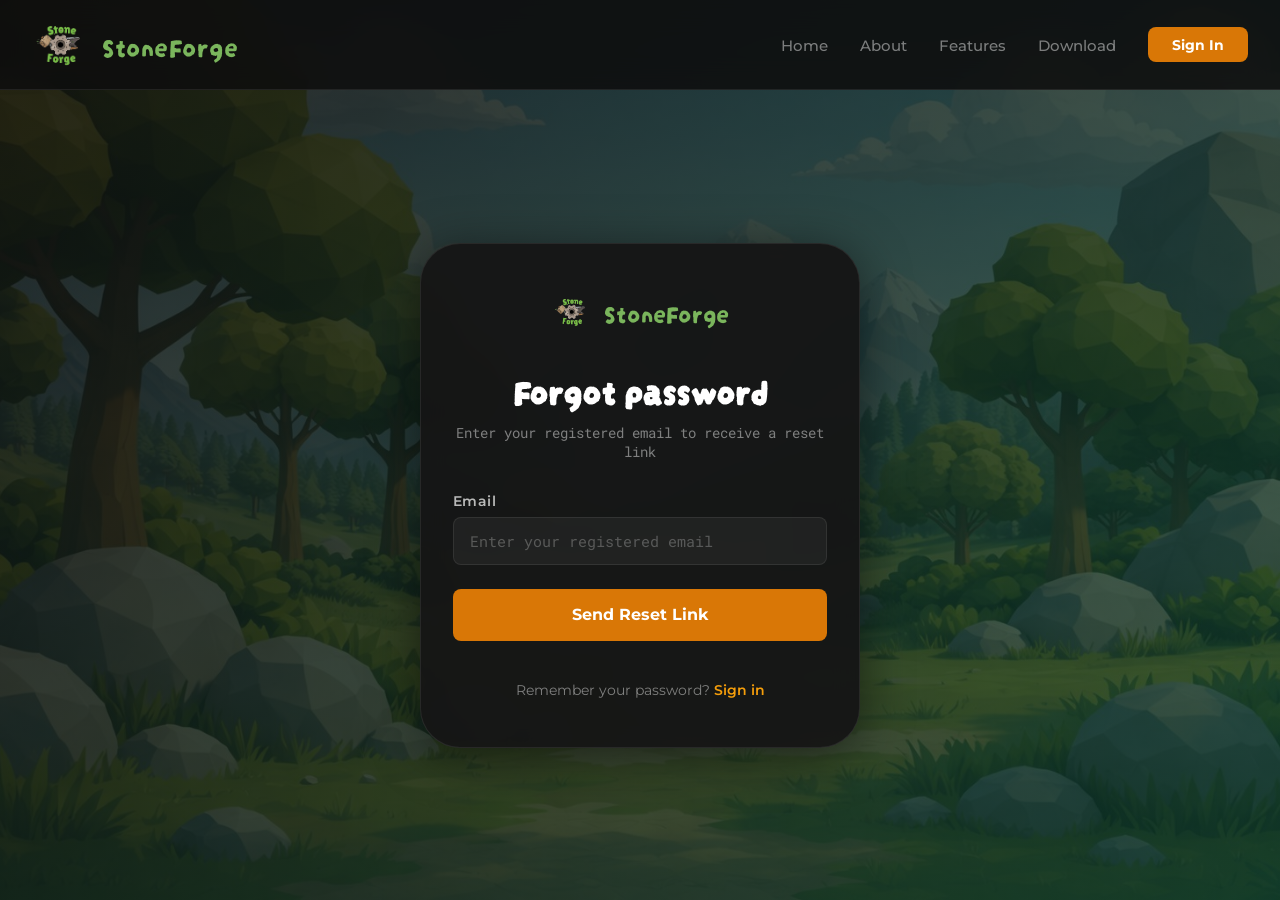
<file: forgot-password.html>
<!DOCTYPE html>
<html lang="en">
<head>
  <meta charset="UTF-8">
  <meta name="viewport" content="width=device-width, initial-scale=1.0">
  <title>Forgot Password</title>
  <link rel="preconnect" href="https://fonts.googleapis.com">
  <link rel="preconnect" href="https://fonts.gstatic.com" crossorigin>
  <link rel="stylesheet" href="https://fonts.googleapis.com/css2?family=Darumadrop+One&amp;family=Montserrat:wght@400;500;600;700;900&amp;family=Roboto+Mono:ital,wght@0,400;0,600;0,700;1,400&amp;display=swap">
<link rel="icon" href="favicon.ico?v=20261022" sizes="16x16 32x32 48x48">
<link rel="icon" type="image/png" sizes="32x32" href="favicon-32x32.png?v=20261022">
<link rel="icon" type="image/png" sizes="16x16" href="favicon-16x16.png?v=20261022">
<link rel="apple-touch-icon" sizes="180x180" href="apple-touch-icon.png?v=20261022">
  <link rel="stylesheet" href="tokens.css">
  <link rel="stylesheet" href="base.css">
  <link rel="stylesheet" href="nav.css">
  <link rel="stylesheet" href="auth.css">
</head>
<body class="auth-page">
  <div class="auth-bg"></div>

  <div class="nav__overlay" id="nav-overlay"></div>
  <header>
    <nav class="nav" id="main-nav">
      <div class="nav__inner">
        <a href="/" class="nav__logo">
          <img src="Assets/logo-transparent.png" alt="StoneForge" class="nav__logo-img">
          <span class="nav__logo-text">StoneForge</span>
        </a>
        <button class="nav__burger" id="burger" aria-label="Toggle menu">
          <span></span><span></span><span></span>
        </button>
        <ul class="nav__links" id="nav-links">
          <li class="nav__sidebar-brand">
            <img src="Assets/logo-transparent.png" alt="StoneForge" class="nav__sidebar-brand-img">
            <span class="nav__sidebar-brand-text">StoneForge</span>
          </li>
          <li><a href="/" class="nav__link">Home</a></li>
          <li><a href="/#about" class="nav__link">About</a></li>
          <li><a href="/#features" class="nav__link">Features</a></li>
          <li><a href="/download" class="nav__link">Download</a></li>
          <li><a href="/login"><button class="nav__cta">Sign In</button></a></li>
        </ul>
      </div>
    </nav>
  </header>

  <main class="auth-main">
    <div class="auth-card">
      <div class="auth-card__logo">
        <img src="Assets/logo-transparent.png" alt="StoneForge" class="auth-card__logo-img">
        <span class="auth-card__logo-text">StoneForge</span>
      </div>

      <div id="fp-error" style="display:none;background:rgba(239,68,68,0.1);border:1px solid rgba(239,68,68,0.3);border-radius:8px;padding:0.75rem 1rem;margin-bottom:1rem;font-size:0.88rem;color:#fca5a5;font-family:var(--font-ui);"></div>

      <!-- Step 1: Enter email (shown when no token in URL) -->
      <div id="step-email">
        <h1 class="auth-card__title">Forgot password</h1>
        <p class="auth-card__subtitle">Enter your registered email to receive a reset link</p>
        <form id="fp-email-form" novalidate>
          <div class="form-group" style="margin-bottom:1.5rem;">
            <label class="form-label" for="fp-email">Email</label>
            <input class="form-input" type="email" id="fp-email" placeholder="Enter your registered email" required autocomplete="email">
          </div>
          <button type="submit" class="btn-submit" id="fp-email-btn">Send Reset Link</button>
        </form>
        <div class="auth-footer">Remember your password? <a href="/login">Sign in</a></div>
      </div>

      <!-- Step 2: New password (shown when token in URL — OTP field hidden) -->
      <div id="step-reset" style="display:none;">
        <h1 class="auth-card__title">Reset password</h1>
        <p class="auth-card__subtitle">Enter your new password below</p>
        <form id="fp-reset-form" novalidate>
          <div class="form-group">
            <label class="form-label" for="fp-new-password">New Password</label>
            <input class="form-input" type="password" id="fp-new-password" placeholder="Min 6 characters" required minlength="6" autocomplete="new-password">
          </div>
          <div class="form-group" style="margin-bottom:1.5rem;">
            <label class="form-label" for="fp-confirm-password">Confirm New Password</label>
            <input class="form-input" type="password" id="fp-confirm-password" placeholder="Confirm your new password" required minlength="6" autocomplete="new-password">
            <span class="form-error" id="fp-password-error">Passwords do not match.</span>
          </div>
          <button type="submit" class="btn-submit" id="fp-reset-btn">Reset Password</button>
        </form>
        <div class="auth-footer">Remember your password? <a href="/login">Sign in</a></div>
      </div>

      <!-- Step 3: Success -->
      <div id="step-success" style="display:none;text-align:center;padding:1rem 0;">
        <div style="width:64px;height:64px;border-radius:50%;background:rgba(95,143,71,0.15);border:2px solid var(--clr-green);display:flex;align-items:center;justify-content:center;margin:0 auto 1.5rem;font-size:1.75rem;">✓</div>
        <h2 style="font-family:var(--font-display);font-size:1.5rem;color:var(--clr-white);margin-bottom:0.5rem;">Password reset!</h2>
        <p style="font-size:0.88rem;color:var(--clr-text-dim);font-family:var(--font-ui);line-height:1.6;margin-bottom:1.5rem;">Your password has been updated. You can now sign in with your new password.</p>
        <a href="/login" style="display:block;background:var(--clr-orange);color:#fff;text-align:center;padding:0.85rem;border-radius:8px;font-family:var(--font-ui);font-size:0.95rem;font-weight:700;text-decoration:none;">Sign In</a>
      </div>

    </div>
  </main>

  <script src="StoneForge.js?v=20261103-clean-urls"></script>
  <script>
    const API_BASE = 'https://stoneforge-backend.onrender.com/api';
    const errorEl  = document.getElementById('fp-error');
    let autoToken  = '';

    function showError(msg) { errorEl.textContent = msg; errorEl.style.display = 'block'; }
    function hideError()    { errorEl.style.display = 'none'; }

    function showStep(id) {
      ['step-email','step-reset','step-success'].forEach(s => {
        document.getElementById(s).style.display = s === id ? 'block' : 'none';
      });
      hideError();
    }

    // Auto-read token from URL on page load
    window.addEventListener('DOMContentLoaded', () => {
      const params = new URLSearchParams(window.location.search);
      const token  = params.get('token');
      if (token) {
        autoToken = token;
        showStep('step-reset'); // skip email step, go straight to new password
      } else {
        showStep('step-email');
      }
    });

    // ---- Step 1: Send reset link ----
    document.getElementById('fp-email-form').addEventListener('submit', async (e) => {
      e.preventDefault();
      const email = document.getElementById('fp-email').value.trim();
      if (!email) return showError('Please enter your email.');

      const btn = document.getElementById('fp-email-btn');
      btn.disabled = true; btn.textContent = 'Sending...';
      hideError();

      try {
        const res  = await fetch(`${API_BASE}/forgot-password`, {
          method: 'POST', headers: { 'Content-Type': 'application/json' },
          body: JSON.stringify({ email }),
        });
        const data = await res.json();
        if (data.success) {
          // Show confirmation message
          document.querySelector('#step-email h1').textContent = 'Check your email';
          document.querySelector('#step-email p').textContent  = 'A reset link has been sent to ' + email + '. Click the link in the email to reset your password.';
          document.getElementById('fp-email-form').style.display = 'none';
        } else {
          showError(data.error || 'Something went wrong. Try again.');
          btn.disabled = false; btn.textContent = 'Send Reset Link';
        }
      } catch {
        showError('Could not connect to server.');
        btn.disabled = false; btn.textContent = 'Send Reset Link';
      }
    });

    // ---- Step 2: Reset password ----
    const newPassEl     = document.getElementById('fp-new-password');
    const confirmPassEl = document.getElementById('fp-confirm-password');
    const passErrEl     = document.getElementById('fp-password-error');

    function validatePasswords() {
      const match = newPassEl.value === confirmPassEl.value;
      if (confirmPassEl.value && !match) passErrEl.classList.add('visible');
      else passErrEl.classList.remove('visible');
      return match;
    }

    newPassEl.addEventListener('input', validatePasswords);
    confirmPassEl.addEventListener('input', validatePasswords);

    document.getElementById('fp-reset-form').addEventListener('submit', async (e) => {
      e.preventDefault();
      hideError();

      const newPassword = newPassEl.value;
      if (!newPassword)           return showError('Please enter a new password.');
      if (newPassword.length < 6) return showError('Password must be at least 6 characters.');
      if (!validatePasswords())   return showError('Passwords do not match.');

      const btn = document.getElementById('fp-reset-btn');
      btn.disabled = true; btn.textContent = 'Resetting...';

      try {
        const res  = await fetch(`${API_BASE}/reset-password`, {
          method: 'POST', headers: { 'Content-Type': 'application/json' },
          body: JSON.stringify({ token: autoToken, newPassword }),
        });
        const data = await res.json();
        if (data.success) {
          showStep('step-success');
        } else {
          showError(data.error || 'Invalid or expired link. Request a new one.');
          btn.disabled = false; btn.textContent = 'Reset Password';
        }
      } catch {
        showError('Could not connect to server.');
        btn.disabled = false; btn.textContent = 'Reset Password';
      }
    });
  </script>
</body>
</html>
</file>
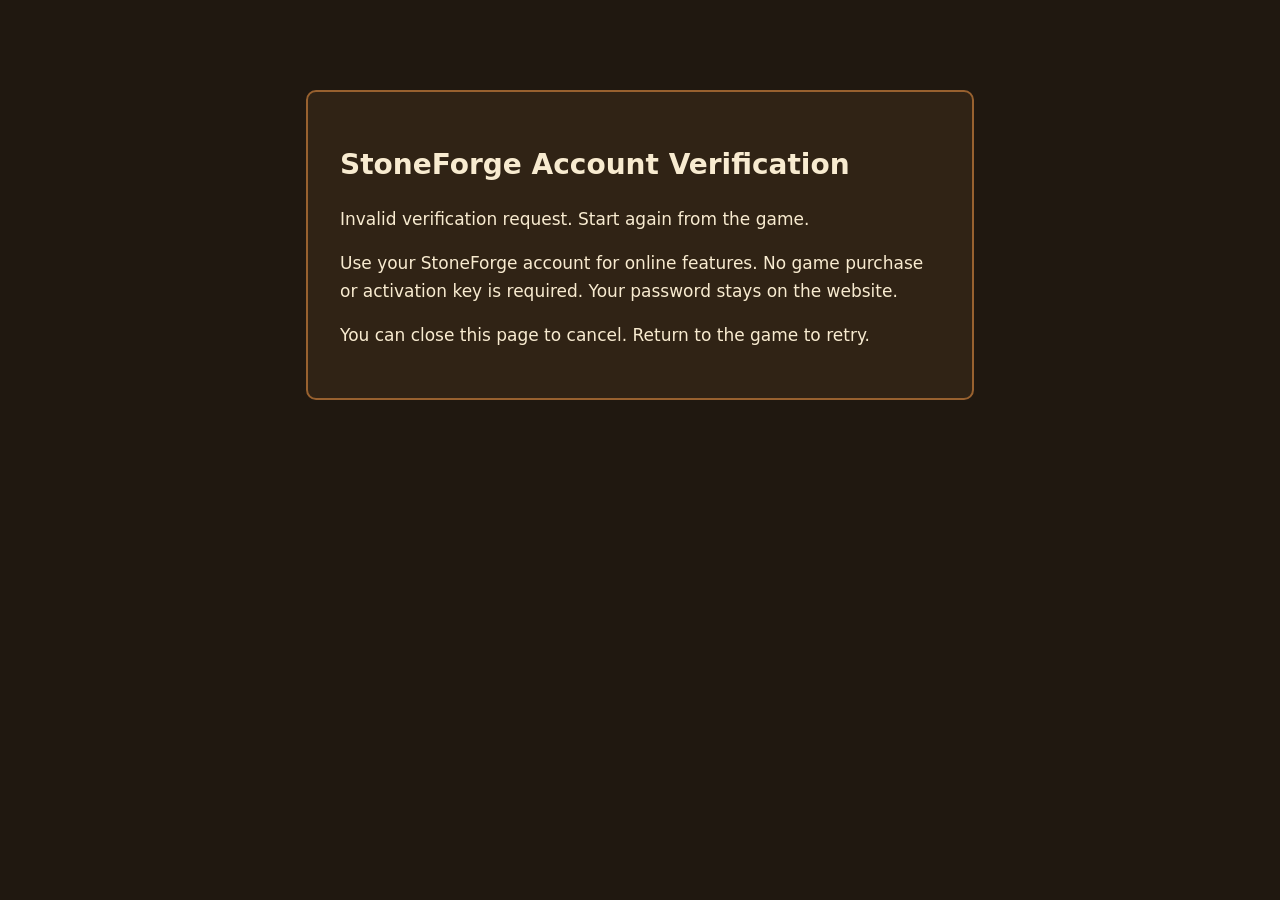
<file: game-verify.html>
<!doctype html>
<html lang="en"><head>
<meta charset="utf-8"><meta name="viewport" content="width=device-width,initial-scale=1">
<meta name="referrer" content="no-referrer">
<meta http-equiv="Content-Security-Policy" content="default-src 'self'; script-src 'self'; style-src 'self'; connect-src https://stoneforge-backend.onrender.com; img-src 'self' data:; base-uri 'none'; form-action 'none'">
<title>Account Verification</title>
<link rel="icon" href="favicon.ico?v=20261022" sizes="16x16 32x32 48x48">
<link rel="icon" type="image/png" sizes="32x32" href="favicon-32x32.png?v=20261022">
<link rel="icon" type="image/png" sizes="16x16" href="favicon-16x16.png?v=20261022">
<link rel="apple-touch-icon" sizes="180x180" href="apple-touch-icon.png?v=20261022">
<link rel="stylesheet" href="game-verify.css"><script src="game-verify.js?v=20261103-clean-urls" defer></script>
</head><body><main>
<h1>StoneForge Account Verification</h1>
<p id="status" role="status">Checking your account...</p>
<p>Use your StoneForge account for online features. No game purchase or activation key is required. Your password stays on the website.</p>
<button id="approve" hidden>Use this account for Multiplayer</button>
<a id="login" hidden>Sign in with another account</a><a id="signup" hidden>Create an account</a>
<p>You can close this page to cancel. Return to the game to retry.</p>
</main></body></html>
</file>
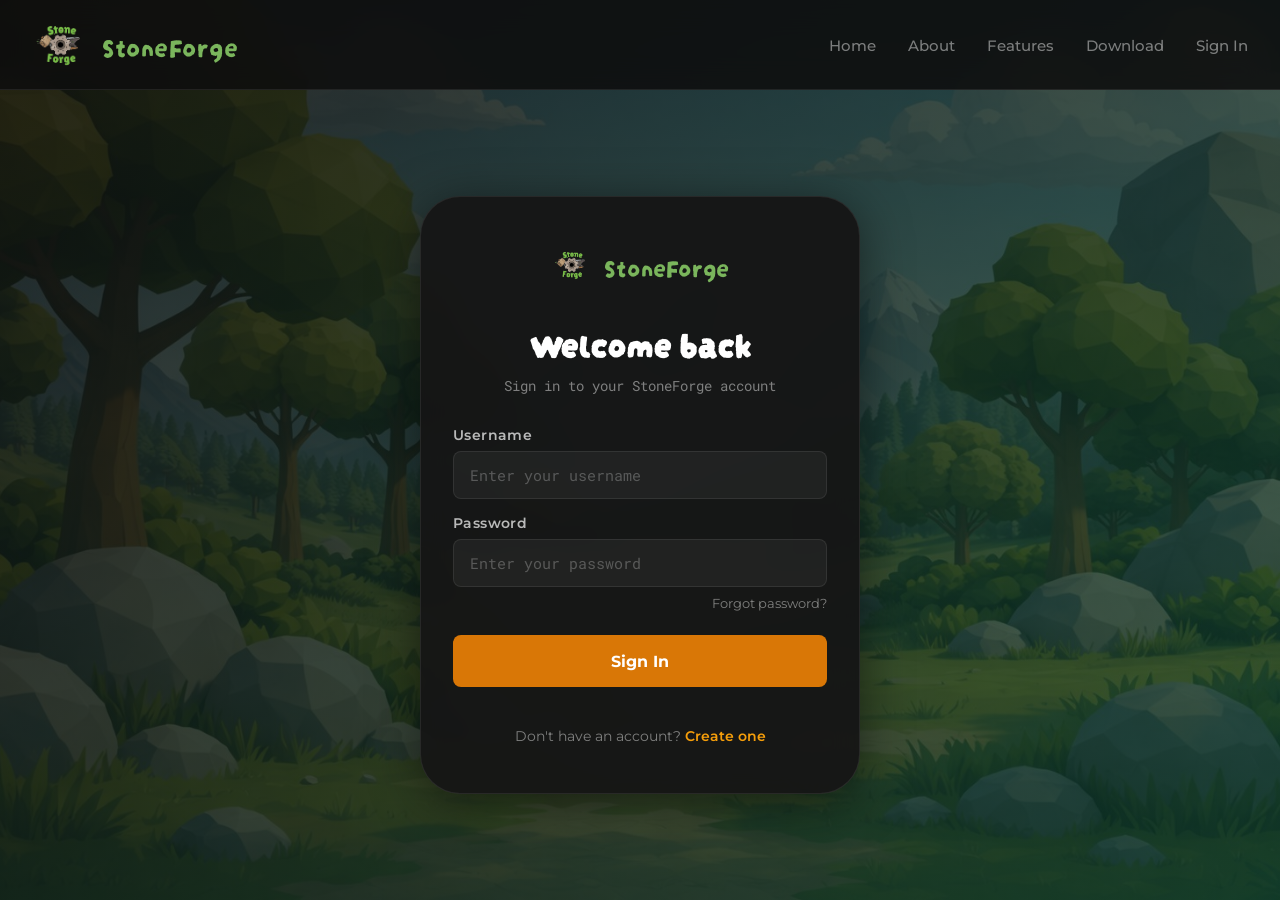
<file: login-page.html>
<!DOCTYPE html>
<html lang="en">
<head>
  <meta charset="UTF-8">
  <meta name="viewport" content="width=device-width, initial-scale=1.0">
  <title>Sign In</title>
  <link rel="preconnect" href="https://fonts.googleapis.com">
  <link rel="preconnect" href="https://fonts.gstatic.com" crossorigin>
  <link rel="stylesheet" href="https://fonts.googleapis.com/css2?family=Darumadrop+One&amp;family=Montserrat:wght@400;500;600;700;900&amp;family=Roboto+Mono:ital,wght@0,400;0,600;0,700;1,400&amp;display=swap">
<link rel="icon" href="favicon.ico?v=20261022" sizes="16x16 32x32 48x48">
<link rel="icon" type="image/png" sizes="32x32" href="favicon-32x32.png?v=20261022">
<link rel="icon" type="image/png" sizes="16x16" href="favicon-16x16.png?v=20261022">
<link rel="apple-touch-icon" sizes="180x180" href="apple-touch-icon.png?v=20261022">
  <link rel="stylesheet" href="tokens.css">
  <link rel="stylesheet" href="base.css">
  <link rel="stylesheet" href="nav.css">
  <link rel="stylesheet" href="auth.css">
</head>
<body class="auth-page">
  <div class="auth-bg"></div>

  <div class="nav__overlay" id="nav-overlay"></div>
  <header>
    <nav class="nav" id="main-nav">
      <div class="nav__inner">
        <a href="/" class="nav__logo">
          <img src="Assets/logo-transparent.png" alt="StoneForge" class="nav__logo-img">
          <span class="nav__logo-text">StoneForge</span>
        </a>
        <button class="nav__burger" id="burger" aria-label="Toggle menu">
          <span></span><span></span><span></span>
        </button>
        <ul class="nav__links" id="nav-links">
          <li class="nav__sidebar-brand">
            <img src="Assets/logo-transparent.png" alt="StoneForge" class="nav__sidebar-brand-img">
            <span class="nav__sidebar-brand-text">StoneForge</span>
          </li>
          <li><a href="/" class="nav__link">Home</a></li>
          <li><a href="/#about" class="nav__link">About</a></li>
          <li><a href="/#features" class="nav__link">Features</a></li>
          <li><a href="/download" class="nav__link">Download</a></li>
          <li id="nav-auth-item">
            <a href="/login"><button class="nav__cta">Sign In</button></a>
          </li>
        </ul>
      </div>
    </nav>
  </header>

  <main class="auth-main">
    <div class="auth-card">
      <div class="auth-card__logo">
        <img src="Assets/logo-transparent.png" alt="StoneForge" class="auth-card__logo-img">
        <span class="auth-card__logo-text">StoneForge</span>
      </div>

      <div class="auth-error" id="auth-error" style="
          display: none;
          background: rgba(239,68,68,0.1);
          border: 1px solid rgba(239,68,68,0.3);
          border-radius: 8px;
          padding: 0.75rem 1rem;
          margin-bottom: 1rem;
          font-size: 0.88rem;
          color: #fca5a5;
          font-family: var(--font-ui);
      "></div>

      <h1 class="auth-card__title">Welcome back</h1>
      <p class="auth-card__subtitle">Sign in to your StoneForge account</p>

      <form id="login-form" novalidate>
        <div class="form-group">
          <label class="form-label" for="username">Username</label>
          <input class="form-input" type="text" id="username" name="username"
            placeholder="Enter your username" required autocomplete="username">
        </div>

        <div class="form-group">
          <label class="form-label" for="password">Password</label>
          <input class="form-input" type="password" id="password" name="password"
            placeholder="Enter your password" required autocomplete="current-password">
        </div>

        <a href="/forgot-password" class="form-forgot">Forgot password?</a>

        <button type="submit" id="submit-btn" class="btn-submit">Sign In</button>
      </form>

      <div class="auth-footer">
        Don't have an account? <a href="/signup">Create one</a>
      </div>
    </div>
  </main>

  <script src="session-guard.js?v=20261103-clean-urls"></script>
  <script src="StoneForge.js?v=20261103-clean-urls"></script>
  <script src="auth.js?v=20261103-clean-urls"></script>
</body>
</html>
</file>
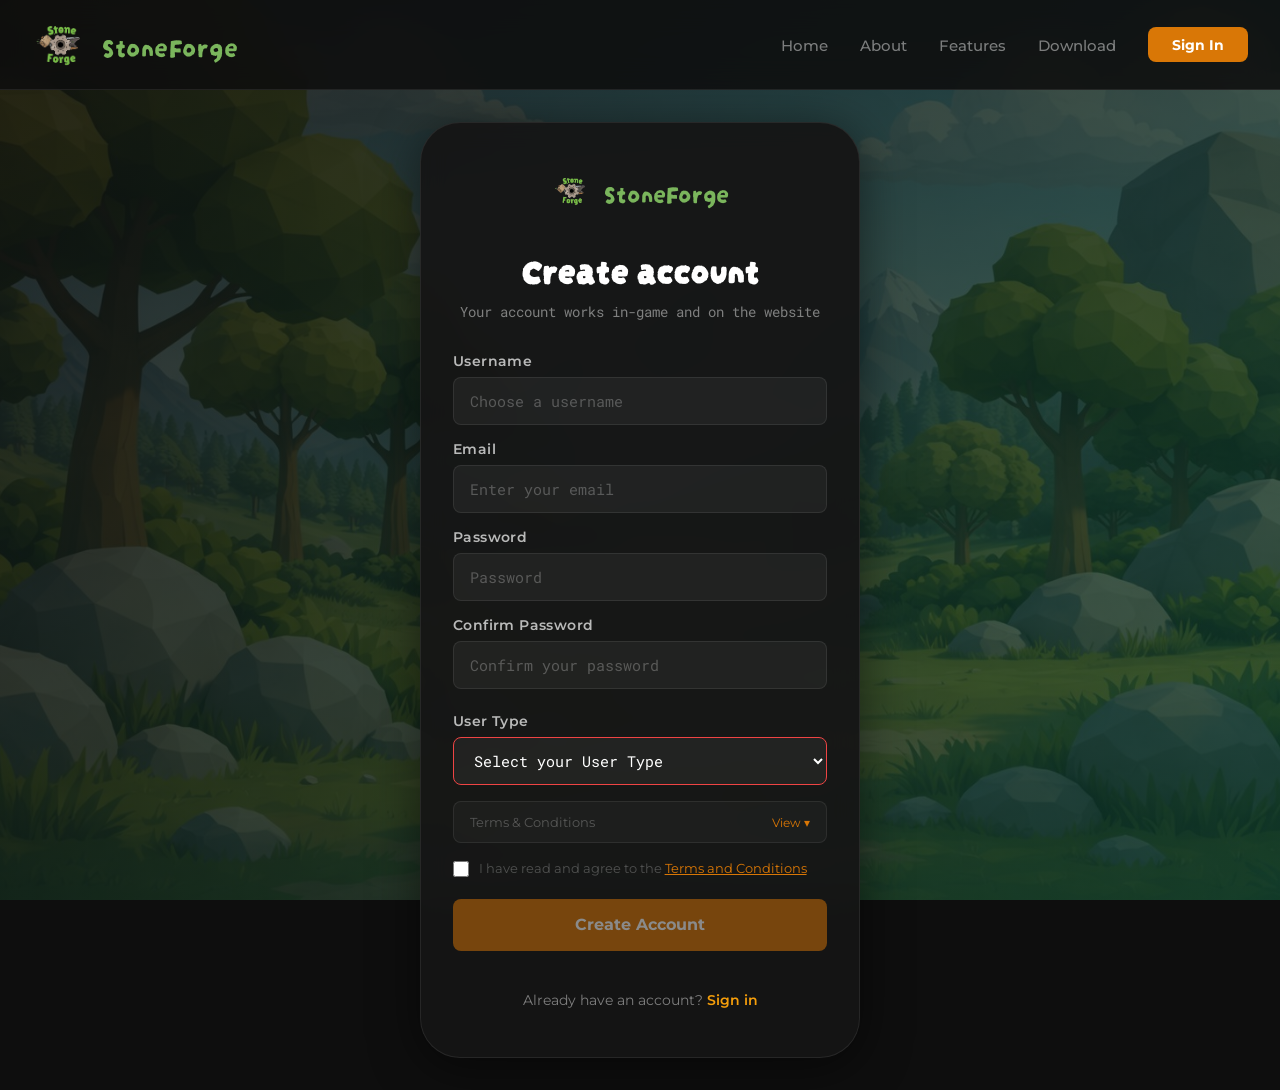
<file: signup-page.html>
<!DOCTYPE html>
<html lang="en">
<head>
  <meta charset="UTF-8">
  <meta name="viewport" content="width=device-width, initial-scale=1.0">
  <title>Sign Up</title>
  <link rel="preconnect" href="https://fonts.googleapis.com">
  <link rel="preconnect" href="https://fonts.gstatic.com" crossorigin>
  <link rel="stylesheet" href="https://fonts.googleapis.com/css2?family=Darumadrop+One&amp;family=Montserrat:wght@400;500;600;700;900&amp;family=Roboto+Mono:ital,wght@0,400;0,600;0,700;1,400&amp;display=swap">
<link rel="icon" href="favicon.ico?v=20261022" sizes="16x16 32x32 48x48">
<link rel="icon" type="image/png" sizes="32x32" href="favicon-32x32.png?v=20261022">
<link rel="icon" type="image/png" sizes="16x16" href="favicon-16x16.png?v=20261022">
<link rel="apple-touch-icon" sizes="180x180" href="apple-touch-icon.png?v=20261022">
  <link rel="stylesheet" href="tokens.css">
  <link rel="stylesheet" href="base.css">
  <link rel="stylesheet" href="nav.css">
  <link rel="stylesheet" href="auth.css">
  <link rel="stylesheet" href="school-selector.css">
</head>
<body class="auth-page">
  <div class="auth-bg"></div>

  <div class="nav__overlay" id="nav-overlay"></div>
  <header>
    <nav class="nav" id="main-nav">
      <div class="nav__inner">
        <a href="/" class="nav__logo">
          <img src="Assets/logo-transparent.png" alt="StoneForge" class="nav__logo-img">
          <span class="nav__logo-text">StoneForge</span>
        </a>
        <button class="nav__burger" id="burger" aria-label="Toggle menu">
          <span></span><span></span><span></span>
        </button>
        <ul class="nav__links" id="nav-links">
          <li class="nav__sidebar-brand">
            <img src="Assets/logo-transparent.png" alt="StoneForge" class="nav__sidebar-brand-img">
            <span class="nav__sidebar-brand-text">StoneForge</span>
          </li>
          <li><a href="/" class="nav__link">Home</a></li>
          <li><a href="/#about" class="nav__link">About</a></li>
          <li><a href="/#features" class="nav__link">Features</a></li>
          <li><a href="/download" class="nav__link">Download</a></li>
          <li><a href="/login"><button class="nav__cta">Sign In</button></a></li>
        </ul>
      </div>
    </nav>
  </header>

  <main class="auth-main">
    <div class="auth-card">
      <div class="auth-card__logo">
        <img src="Assets/logo-transparent.png" alt="StoneForge" class="auth-card__logo-img">
        <span class="auth-card__logo-text">StoneForge</span>
      </div>

      <!-- Error banner — shared by both steps -->
      <div class="auth-error" id="auth-error" style="
        display: none;
        background: rgba(239,68,68,0.1);
        border: 1px solid rgba(239,68,68,0.3);
        border-radius: 8px;
        padding: 0.75rem 1rem;
        margin-bottom: 1rem;
        font-size: 0.88rem;
        color: #fca5a5;
        font-family: var(--font-ui);
      "></div>

      <!-- ===================== STEP 1: Signup form ===================== -->
      <div id="signup-form-wrap">
        <h1 class="auth-card__title">Create account</h1>
        <p class="auth-card__subtitle">Your account works in-game and on the website</p>

        <form id="signup-form" novalidate>
          <div class="form-group">
            <label class="form-label" for="username">Username</label>
            <input class="form-input" type="text" id="username" name="username"
              placeholder="Choose a username" required minlength="3" autocomplete="username">
          </div>

          <div class="form-group">
            <label class="form-label" for="email">Email</label>
            <input class="form-input" type="email" id="email" name="email"
              placeholder="Enter your email" required autocomplete="email">
          </div>

          <div class="form-group">
            <label class="form-label" for="password">Password</label>
            <input class="form-input" type="password" id="password" name="password"
              placeholder="Password" required minlength="6" autocomplete="new-password">
          </div>

          <div class="form-group" style="margin-bottom: 1.5rem;">
            <label class="form-label" for="confirm-password">Confirm Password</label>
            <input class="form-input" type="password" id="confirm-password" name="confirm_password"
              placeholder="Confirm your password" required minlength="6" autocomplete="new-password">
            <span class="form-error" id="password-error">Passwords do not match.</span>
          </div>

          <div class="form-group">
            <label class="form-label" for="user-type">User Type</label>
            <select class="form-input" id="user-type" name="user_type" required>
              <option value="" selected disabled>Select your User Type</option>
              <option value="regular">Regular User</option><option value="student">Student</option><option value="teacher">Teacher / Instructor</option>
            </select>
          </div>
          <div class="form-group" id="signup-school-group" hidden>
            <label class="form-label" for="signup-school" id="signup-school-label">School name</label>
            <div class="school-picker"><input class="form-input" id="signup-school" name="school" maxlength="200" autocomplete="off" placeholder="Search school, acronym or city" aria-describedby="signup-school-status"><button type="button" class="school-picker-toggle" id="signup-school-toggle" aria-label="Show school choices">⌄</button><ul id="signup-school-options" class="school-options" role="listbox" aria-label="Cavite school choices" hidden></ul></div><p id="signup-school-status" class="school-picker-status" role="status" aria-live="polite">Loading Cavite school choices…</p><button type="button" id="signup-school-retry" class="school-picker-retry" hidden>Retry school directory</button>
          </div>

          <!-- Terms & Conditions -->
          <div style="background:rgba(255,255,255,0.03);border:1px solid rgba(255,255,255,0.08);border-radius:8px;padding:0.75rem 1rem;margin-bottom:1rem;">
            <div style="display:flex;justify-content:space-between;align-items:center;cursor:pointer;" id="terms-toggle">
              <span style="font-size:0.82rem;color:var(--clr-text-dim);font-family:var(--font-ui);">Terms &amp; Conditions</span>
              <span style="font-size:0.78rem;color:var(--clr-orange);font-family:var(--font-ui);" id="terms-arrow">View ▾</span>
            </div>
            <div id="terms-body" style="display:none;margin-top:0.75rem;max-height:120px;overflow-y:auto;font-size:0.78rem;color:var(--clr-text-dim);line-height:1.7;font-family:var(--font-ui);border-top:1px solid rgba(255,255,255,0.06);padding-top:0.75rem;">
              1. <strong>Eligibility</strong> — You must be at least 13 years old to create an account.<br>
              2. <strong>Account</strong> — You are responsible for keeping your credentials secure. Do not share your account.<br>
              3. <strong>Conduct</strong> — You agree not to cheat, exploit bugs, or disrupt other players.<br>
              4. <strong>Data</strong> — We use your username, email, selected User Type and school details to manage your profile. User Type is self-declared, not proof of student or instructor status. We do not sell your data.<br>
              5. <strong>Virtual Currency</strong> — Forge Medals (FM) are optional virtual game currency, not cash or redeemable for money. The Store is currently a preview; payment tests do not grant spendable live currency.<br>
              6. <strong>Termination</strong> — We reserve the right to suspend accounts that violate these terms.<br>
              7. <strong>Changes</strong> — These terms may be updated at any time. Continued use means you accept updates.
            </div>
          </div>

          <div style="display:flex;align-items:flex-start;gap:0.6rem;margin-bottom:1.25rem;">
            <input type="checkbox" id="terms-checkbox" style="width:16px;height:16px;margin-top:2px;accent-color:var(--clr-orange);cursor:pointer;flex-shrink:0;">
            <label for="terms-checkbox" style="font-size:0.82rem;color:var(--clr-text-dim);font-family:var(--font-ui);cursor:pointer;line-height:1.5;">
              I have read and agree to the <span style="color:var(--clr-orange);text-decoration:underline;cursor:pointer;" id="terms-link">Terms and Conditions</span>
            </label>
          </div>

          <button type="submit" class="btn-submit" id="submit-btn" disabled style="opacity:0.5;cursor:not-allowed;">Create Account</button>
        </form>

        <div class="auth-footer">
          Already have an account? <a href="/login">Sign in</a>
        </div>
      </div>
      <!-- end #signup-form-wrap -->

      <!-- ===================== STEP 2: OTP verification ===================== -->
      <div id="otp-step" style="display:none;">
        <h1 class="auth-card__title">Check your email</h1>
        <p class="auth-card__subtitle" style="margin-bottom:1.5rem;">
          We sent a 5-digit code to<br>
          <strong id="otp-email-display" style="color:var(--clr-orange);word-break:break-all;"></strong>
        </p>

        <div class="form-group" style="margin-bottom:1.5rem;">
          <label class="form-label" for="otp-input">Verification code</label>
          <input
            class="form-input"
            type="text"
            id="otp-input"
            inputmode="numeric"
            maxlength="5"
            placeholder="_ _ _ _ _"
            autocomplete="one-time-code"
            style="
              letter-spacing: 0.35em;
              font-size: 1.5rem;
              text-align: center;
              font-family: 'Roboto Mono', monospace;
            "
          >
        </div>

        <button
          id="otp-verify-btn"
          class="btn-submit"
          style="margin-bottom:1rem;"
        >Verify</button>

        <div style="text-align:center;font-size:0.83rem;font-family:var(--font-ui);color:var(--clr-text-dim);margin-bottom:0.6rem;">
          Didn't get it?
          <button
            id="otp-resend-btn"
            style="background:none;border:none;color:var(--clr-orange);font-family:var(--font-ui);font-size:0.83rem;cursor:pointer;padding:0;text-decoration:underline;"
          >Resend code</button>
        </div>

        <div style="text-align:center;font-size:0.83rem;font-family:var(--font-ui);">
          <button
            id="otp-back-btn"
            style="background:none;border:none;color:var(--clr-text-dim);font-family:var(--font-ui);font-size:0.83rem;cursor:pointer;padding:0;text-decoration:underline;"
          >← Back to sign up</button>
        </div>
      </div>
      <!-- end #otp-step -->

    </div>
  </main>

  <style>[hidden] { display:none !important; } select.form-input option { background:#181c16; color:#eef0e8; }</style>
  <script src="session-guard.js?v=20261103-clean-urls"></script>
  <script src="StoneForge.js?v=20261103-clean-urls"></script>
  <script src="profile-fields.js"></script>
  <script src="school-selector.js"></script>
  <script src="auth.js?v=20261103-clean-urls"></script>
  <!-- User Type does not grant account privileges or discounts. -->
</body>
</html>
</file>
<file: tokens.css>
/* ============================================
   STONEFORGE — DESIGN TOKENS
   Single source of truth for all design values
   ============================================ */

:root {
  /* Colors */
  --clr-bg:           #0E0E0E;
  --clr-surface:      #161616;
  --clr-surface-2:    #1E1E1E;
  --clr-border:       rgba(255,255,255,0.08);
  --clr-border-hover: rgba(255,255,255,0.18);

  --clr-orange:       #D97706;
  --clr-orange-light: #F59E0B;
  --clr-orange-dim:   rgba(217,119,6,0.15);

  --clr-green:        #5F8F47;
  --clr-green-light:  #7AB55C;
  --clr-green-dim:    rgba(95,143,71,0.15);

  --clr-forest:       #0B3D2E;
  --clr-slate:        #7E8FA3;
  --clr-text:         rgba(255,255,255,0.88);
  --clr-text-muted:   rgba(255,255,255,0.45);
  --clr-text-dim:     rgba(255,255,255,0.25);
  --clr-white:        #ffffff;

  /* Typography */
  --font-display: 'Darumadrop One', cursive;
  --font-body:    'Roboto Mono', monospace;
  --font-ui:      'Montserrat', sans-serif;

  /* Spacing scale */
  --space-1:  0.25rem;
  --space-2:  0.5rem;
  --space-3:  0.75rem;
  --space-4:  1rem;
  --space-6:  1.5rem;
  --space-8:  2rem;
  --space-12: 3rem;
  --space-16: 4rem;
  --space-24: 6rem;
  --space-32: 8rem;

  /* Border radius */
  --radius-sm:  8px;
  --radius-md:  16px;
  --radius-lg:  24px;
  --radius-xl:  40px;
  --radius-2xl: 64px;
  --radius-pill: 999px;

  /* Shadows */
  --shadow-sm: 0 2px 8px rgba(0,0,0,0.3);
  --shadow-md: 0 4px 24px rgba(0,0,0,0.4);
  --shadow-lg: 0 8px 48px rgba(0,0,0,0.5);
  --shadow-glow-orange: 0 0 32px rgba(217,119,6,0.25);
  --shadow-glow-green:  0 0 32px rgba(95,143,71,0.2);

  /* Transitions */
  --ease-fast:   0.15s ease;
  --ease-normal: 0.25s ease;
  --ease-slow:   0.4s ease;

  /* Layout */
  --max-width: 1280px;
  --nav-height: 90px;
}
</file>
<file: base.css>
/* ============================================
   STONEFORGE — GLOBAL BASE STYLES
   ============================================ */


[hidden] { display:none !important; }

*, *::before, *::after {
  margin: 0;
  padding: 0;
  box-sizing: border-box;
}

html {
  scroll-behavior: smooth;
  font-size: 16px;
}

body {
  background: var(--clr-bg);
  color: var(--clr-text);
  font-family: var(--font-body);
  overflow-x: hidden;
  -webkit-font-smoothing: antialiased;
}

img { display: block; max-width: 100%; }
a { text-decoration: none; color: inherit; }
button { cursor: pointer; font-family: inherit; }
ul { list-style: none; }

/* ============================================
   SHARED UTILITY CLASSES
   ============================================ */

.container {
  width: 100%;
  max-width: var(--max-width);
  margin: 0 auto;
  padding: 0 var(--space-8);
}

/* Section spacing */
.section { padding: var(--space-32) 0; }

/* Shared section title */
.section-eyebrow {
  font-family: var(--font-ui);
  font-size: 0.75rem;
  font-weight: 700;
  letter-spacing: 0.15em;
  text-transform: uppercase;
  color: var(--clr-green-light);
  margin-bottom: var(--space-3);
}

.section-title {
  font-family: var(--font-display);
  font-size: clamp(2.5rem, 5vw, 4.5rem);
  color: var(--clr-white);
  line-height: 1.1;
  margin-bottom: var(--space-4);
}

.section-subtitle {
  font-family: var(--font-body);
  font-size: clamp(1rem, 1.5vw, 1.2rem);
  color: var(--clr-text-muted);
  max-width: 600px;
  line-height: 1.7;
}

/* Divider line */
.divider {
  height: 1px;
  background: var(--clr-border);
  width: 100%;
}

/* Pill badge */
.badge {
  display: inline-flex;
  align-items: center;
  gap: var(--space-2);
  padding: var(--space-1) var(--space-4);
  border-radius: var(--radius-pill);
  font-size: 0.8rem;
  font-family: var(--font-ui);
  font-weight: 600;
}

.badge--green {
  background: var(--clr-green-dim);
  border: 1px solid rgba(95,143,71,0.3);
  color: var(--clr-green-light);
}

.badge--orange {
  background: var(--clr-orange-dim);
  border: 1px solid rgba(217,119,6,0.3);
  color: var(--clr-orange-light);
}

/* Buttons */
.btn {
  display: inline-flex;
  align-items: center;
  justify-content: center;
  gap: var(--space-2);
  padding: var(--space-3) var(--space-8);
  border-radius: var(--radius-md);
  font-family: var(--font-ui);
  font-weight: 700;
  font-size: 1rem;
  border: none;
  transition: background var(--ease-fast), transform var(--ease-fast), box-shadow var(--ease-fast);
}

.btn--primary {
  background: var(--clr-orange);
  color: white;
  box-shadow: var(--shadow-glow-orange);
}
.btn--primary:hover {
  background: var(--clr-orange-light);
  transform: translateY(-2px);
  box-shadow: 0 0 40px rgba(217,119,6,0.4);
}

.btn--ghost {
  background: transparent;
  color: white;
  border: 1.5px solid var(--clr-border-hover);
}
.btn--ghost:hover {
  background: rgba(255,255,255,0.06);
  border-color: rgba(255,255,255,0.3);
  transform: translateY(-2px);
}

.btn--lg {
  padding: var(--space-4) var(--space-12);
  font-size: 1.1rem;
  border-radius: var(--radius-lg);
}

/* Fade-up animation */
@keyframes fadeUp {
  from { opacity: 0; transform: translateY(24px); }
  to   { opacity: 1; transform: translateY(0); }
}

.animate-up {
  opacity: 0;
  animation: fadeUp 0.7s ease forwards;
}
.delay-1 { animation-delay: 0.1s; }
.delay-2 { animation-delay: 0.2s; }
.delay-3 { animation-delay: 0.3s; }
.delay-4 { animation-delay: 0.4s; }
.delay-5 { animation-delay: 0.5s; }
</file>
<file: nav.css>
/* ============================================
   NAVIGATION
   ============================================ */

.nav {
  position: fixed;
  top: 0;
  left: 0;
  right: 0;
  z-index: 200;
  height: var(--nav-height);
  background: rgba(14,14,14,0.88);
  backdrop-filter: blur(16px);
  -webkit-backdrop-filter: blur(16px);
  border-bottom: 1px solid var(--clr-border);
  transition: background var(--ease-normal), border-color var(--ease-normal);
}

.nav--scrolled {
  background: rgba(14,14,14,0.98);
  border-color: rgba(255,255,255,0.12);
  box-shadow: 0 4px 24px rgba(0,0,0,0.4);
}

.nav__inner {
  max-width: var(--max-width);
  margin: 0 auto;
  padding: 0 var(--space-8);
  height: 100%;
  display: flex;
  align-items: center;
  justify-content: space-between;
}

/* Logo */
.nav__logo {
  display: flex;
  align-items: center;
  gap: var(--space-3);
  cursor: pointer;
  text-decoration: none;
}

.nav__logo-img {
  height: 58px;
  width: 58px;
  object-fit: contain;
}

.nav__logo-text {
  font-family: var(--font-display);
  font-size: 1.7rem;
  color: var(--clr-green-light);
  letter-spacing: 0.02em;
}

/* Desktop links */
.nav__links {
  display: flex;
  align-items: center;
  gap: var(--space-8);
  list-style: none;
}

.nav__link {
  font-family: var(--font-ui);
  font-size: 0.95rem;
  font-weight: 500;
  color: var(--clr-text-muted);
  transition: color var(--ease-fast);
  position: relative;
  text-decoration: none;
}

.nav__link::after {
  content: "";
  position: absolute;
  bottom: -4px;
  left: 0;
  right: 0;
  height: 2px;
  background: var(--clr-orange);
  border-radius: 2px;
  transform: scaleX(0);
  transform-origin: left;
  transition: transform 0.2s ease;
}

.nav__link:hover { color: var(--clr-white); }
.nav__link:hover::after { transform: scaleX(1); }
.nav__link--active { color: var(--clr-white); }
.nav__link--active::after { transform: scaleX(1); }

/* CTA */
.nav__cta {
  background: var(--clr-orange);
  color: white;
  border: none;
  padding: 0.55rem var(--space-6);
  border-radius: var(--radius-sm);
  font-family: var(--font-ui);
  font-weight: 700;
  font-size: 0.9rem;
  cursor: pointer;
  transition: background var(--ease-fast), transform var(--ease-fast);
}

.nav__cta:hover {
  background: var(--clr-orange-light);
  transform: scale(1.04);
}

/* Burger */
.nav__burger {
  display: none;
  flex-direction: column;
  justify-content: center;
  gap: 5px;
  width: 36px;
  height: 36px;
  background: rgba(255,255,255,0.06);
  border: 1px solid rgba(255,255,255,0.1);
  border-radius: var(--radius-sm);
  cursor: pointer;
  padding: 8px;
  z-index: 210;
}

.nav__burger span {
  display: block;
  height: 2px;
  width: 100%;
  background: white;
  border-radius: 2px;
  transition: transform 0.3s ease, opacity 0.3s ease;
}

.nav__burger.active span:nth-child(1) { transform: translateY(7px) rotate(45deg); }
.nav__burger.active span:nth-child(2) { opacity: 0; transform: scaleX(0); }
.nav__burger.active span:nth-child(3) { transform: translateY(-7px) rotate(-45deg); }

/* Overlay */
.nav__overlay {
  display: none;
  position: fixed;
  inset: 0;
  z-index: 190;
}

.nav__overlay.active {
  display: block;
  background: rgba(0,0,0,0.78);
  backdrop-filter: blur(4px);
  -webkit-backdrop-filter: blur(4px);
}

/* ============================================
   MOBILE SIDEBAR
   ============================================ */

/* Hidden on desktop — shown only inside media query */
.nav__sidebar-brand { display: none; }

@media (max-width: 900px) {
  .nav__burger { display: flex; }

  /* ---- Drawer panel ---- */
  .nav__links {
    position: fixed;
    top: 0;
    left: -300px;          /* off-screen by exact width */
    width: 280px;
    height: 100vh;         /* 100vh, not 100% — fixed needs explicit viewport units */
    background: #080808;
    flex-direction: column;
    align-items: stretch;
    justify-content: flex-start;
    gap: 0;
    padding: 0 0 2rem 0;
    border-right: 1px solid rgba(255,255,255,0.07);
    box-shadow: 6px 0 48px rgba(0,0,0,0.8);
    transition: left 0.35s cubic-bezier(0.4, 0, 0.2, 1);
    z-index: 205;
    overflow-y: auto;
    overflow-x: hidden;
  }

  .nav__links.active { left: 0; }

  /* ---- Sidebar brand header (first li) ---- */
  .nav__sidebar-brand {
    display: flex !important;   /* override the global display:none */
    align-items: center;
    gap: 0.75rem;
    padding: 1.5rem 1.25rem 1.25rem;
    border-bottom: 1px solid rgba(255,255,255,0.08);
    margin-bottom: 0.5rem;
    flex-shrink: 0;
    width: 100%;                /* full width inside drawer */
  }

  .nav__sidebar-brand-img {
    height: 38px;
    width: 38px;
    object-fit: contain;
    flex-shrink: 0;
  }

  .nav__sidebar-brand-text {
    font-family: var(--font-display);
    font-size: 1.3rem;
    color: var(--clr-green-light);
  }

  /* ---- Reset padding on ALL li items inside drawer ---- */
  .nav__links li {
    width: 100%;
    padding: 0 0.75rem;
    list-style: none;
  }

  /* Brand li overrides the padding reset above */
  .nav__links li.nav__sidebar-brand {
    padding: 1.5rem 1.25rem 1.25rem;
  }

  /* ---- Nav links inside drawer ---- */
  .nav__link {
    display: flex;
    align-items: center;
    width: 100%;
    font-size: 1rem;
    font-weight: 600;
    padding: 0.85rem 0.75rem;
    border-radius: 6px;
    color: rgba(255,255,255,0.5);
    border-left: 2px solid transparent;
    transition: background 0.15s ease, color 0.15s ease,
                border-left-color 0.15s ease, padding-left 0.15s ease;
    text-decoration: none;
  }

  /* Remove desktop underline animation */
  .nav__link::after { display: none !important; }

  .nav__link:hover {
    color: #fff;
    background: rgba(255,255,255,0.05);
    border-left-color: rgba(255,255,255,0.2);
    padding-left: calc(0.75rem + 4px);
  }

  .nav__link--active {
    color: var(--clr-orange-light) !important;
    background: rgba(217,119,6,0.1) !important;
    border-left-color: var(--clr-orange) !important;
    padding-left: calc(0.75rem + 4px) !important;
  }

  /* ---- Sign In button — last item, separated ---- */
  .nav__links li:last-child {
    padding: 1.25rem 0.75rem 0;
    margin-top: 1rem;
    border-top: 1px solid rgba(255,255,255,0.06);
  }

  .nav__cta {
    width: 100%;
    padding: 0.75rem;
    text-align: center;
    font-size: 1rem;
    border-radius: 6px;
    cursor: pointer;
  }
}
</file>
<file: index.css>
/* ============================================
   INDEX PAGE — ALL SECTIONS
   ============================================ */

/* ---- HERO ---- */
.hero {
  position: relative;
  min-height: 100svh;
  display: flex;
  flex-direction: column;
  align-items: center;
  justify-content: center;
  text-align: center;
  padding: calc(var(--nav-height) + var(--space-16)) var(--space-8) var(--space-24);
  overflow: hidden;
}

.hero__bg {
  position: absolute;
  inset: 0;
  background: url('Assets/homepage-background-image.png') center/cover no-repeat;
  z-index: 0;
}

.hero__bg::after {
  content: "";
  position: absolute;
  inset: 0;
  background: linear-gradient(
    to bottom,
    rgba(14,14,14,0.55) 0%,
    rgba(14,14,14,0.3) 50%,
    rgba(14,14,14,0.9) 100%
  );
}

.hero__content {
  position: relative;
  z-index: 2;
  display: flex;
  flex-direction: column;
  align-items: center;
  gap: var(--space-6);
  max-width: 960px;
}

.hero__badge {
  animation: fadeUp 0.6s ease both;
}

.hero__title {
  font-family: var(--font-display);
  font-size: clamp(5rem, 14vw, 13rem);
  color: var(--clr-green-light);
  -webkit-text-stroke: 2px rgba(0,0,0,0.6);
  line-height: 0.7;
  letter-spacing: -0.02em;
  animation: fadeUp 0.6s 0.1s ease both;
  opacity: 0;
}

.hero__tagline {
  margin-top: 1.2rem;
  font-family: var(--font-body);
  font-size: clamp(1rem, 2vw, 1.4rem);
  color: rgba(255,255,255,0.8);
  font-style: italic;
  font-weight: 600;
  text-shadow: 0 2px 8px rgba(0,0,0,0.6);
  animation: fadeUp 0.6s 0.2s ease both;
  opacity: 0;
}

.hero__description {
  font-size: clamp(0.95rem, 1.5vw, 1.15rem);
  color: rgba(255,255,255,0.65);
  max-width: 560px;
  line-height: 1.7;
  animation: fadeUp 0.6s 0.3s ease both;
  opacity: 0;
}

.hero__actions {
  display: flex;
  gap: var(--space-4);
  flex-wrap: wrap;
  justify-content: center;
  animation: fadeUp 0.6s 0.4s ease both;
  opacity: 0;
  margin-top: var(--space-4);
}

.hero__scroll-hint {
  position: absolute;
  bottom: var(--space-8);
  left: 50%;
  transform: translateX(-50%);
  z-index: 2;
  display: flex;
  flex-direction: column;
  align-items: center;
  gap: var(--space-2);
  color: var(--clr-text-dim);
  font-size: 0.75rem;
  font-family: var(--font-ui);
  letter-spacing: 0.1em;
  text-transform: uppercase;
  animation: fadeUp 0.6s 0.8s ease both;
  opacity: 0;
}

.hero__scroll-line {
  width: 1px;
  height: 40px;
  background: linear-gradient(to bottom, var(--clr-text-dim), transparent);
  animation: scrollLine 2s ease infinite;
}

@keyframes scrollLine {
  0%   { transform: scaleY(0); transform-origin: top; opacity: 1; }
  50%  { transform: scaleY(1); transform-origin: top; opacity: 1; }
  100% { transform: scaleY(1); transform-origin: bottom; opacity: 0; }
}

/* ---- STATS STRIP ---- */
.stats-strip {
  background: var(--clr-surface);
  border-top: 1px solid var(--clr-border);
  border-bottom: 1px solid var(--clr-border);
  padding: var(--space-8) 0;
}

.stats-strip__inner {
  max-width: var(--max-width);
  margin: 0 auto;
  padding: 0 var(--space-8);
  display: grid;
  grid-template-columns: repeat(4, 1fr);
  gap: var(--space-8);
}

.stat {
  display: flex;
  flex-direction: column;
  align-items: center;
  text-align: center;
  gap: var(--space-1);
}

.stat__value {
  font-family: var(--font-display);
  font-size: 2.5rem;
  color: var(--clr-orange-light);
  line-height: 1;
}

.stat__label {
  font-size: 0.8rem;
  color: var(--clr-text-muted);
  font-family: var(--font-ui);
  font-weight: 500;
  letter-spacing: 0.05em;
  text-transform: uppercase;
}

/* ---- TRAILER SECTION ---- */
.trailer {
  padding: var(--space-32) 0;
  background: var(--clr-bg);
}

.trailer__inner {
  max-width: var(--max-width);
  margin: 0 auto;
  padding: 0 var(--space-8);
}

.trailer__header {
  text-align: center;
  margin-bottom: var(--space-12);
}

.trailer__video-wrapper {
  position: relative;
  width: 100%;
  aspect-ratio: 16 / 9;
  min-height: 200px;
  border-radius: var(--radius-xl);
  overflow: hidden;
  border: 1px solid var(--clr-border);
  box-shadow: var(--shadow-lg), var(--shadow-glow-green);
  background: #000;
}

.trailer__video-wrapper iframe,
.trailer__video-wrapper video {
  position: absolute;
  top: 0;
  left: 0;
  width: 100%;
  height: 100%;
  display: block;
  border: none;
}

.trailer__caption {
  text-align: center;
  margin-top: var(--space-6);
  font-style: italic;
  color: var(--clr-text-muted);
  font-size: 1rem;
}

/* ---- ABOUT SECTION ---- */
.about {
  padding: var(--space-32) 0;
  background: var(--clr-surface);
  border-top: 1px solid var(--clr-border);
  border-bottom: 1px solid var(--clr-border);
}

.about__inner {
  max-width: var(--max-width);
  margin: 0 auto;
  padding: 0 var(--space-8);
}

.about__row {
  display: grid;
  grid-template-columns: 1fr 1fr;
  gap: var(--space-16);
  align-items: center;
  margin-bottom: var(--space-24);
}

.about__row:last-child { margin-bottom: 0; }

.about__row--reverse { direction: rtl; }
.about__row--reverse > * { direction: ltr; }

.about__text-group {
  display: flex;
  flex-direction: column;
  gap: var(--space-4);
}

.about__body {
  font-size: clamp(0.95rem, 1.2vw, 1.1rem);
  color: var(--clr-text-muted);
  line-height: 1.8;
}

.about__image-frame {
  position: relative;
  display: flex;
  justify-content: center;
  align-items: center;
}

.about__image-frame::before {
  content: "";
  position: absolute;
  inset: -2px;
  border-radius: var(--radius-xl);
  background: linear-gradient(135deg, var(--clr-orange-dim), var(--clr-green-dim));
  z-index: 0;
  opacity: 0.6;
}

.about__image-frame img {
  position: relative;
  z-index: 1;
  width: 85%;
  object-fit: contain;
  filter: drop-shadow(0 16px 48px rgba(0,0,0,0.6));
  transition: transform var(--ease-slow);
}

.about__image-frame:hover img { transform: translateY(-8px) rotate(2deg); }

/* ---- FEATURES SECTION ---- */
.features {
  padding: var(--space-32) 0;
  background: var(--clr-bg);
}

.features__inner {
  max-width: var(--max-width);
  margin: 0 auto;
  padding: 0 var(--space-8);
}

.features__header {
  text-align: center;
  margin-bottom: var(--space-16);
}

.features__grid {
  display: grid;
  grid-template-columns: repeat(3, 1fr);
  gap: var(--space-4);
}

.feature-card {
  background: var(--clr-surface);
  border: 1px solid var(--clr-border);
  border-radius: var(--radius-lg);
  padding: var(--space-8);
  transition: border-color var(--ease-normal), transform var(--ease-normal), box-shadow var(--ease-normal);
  position: relative;
  overflow: hidden;
}

.feature-card::before {
  content: "";
  position: absolute;
  top: 0;
  left: 0;
  right: 0;
  height: 2px;
  background: linear-gradient(90deg, var(--clr-orange), var(--clr-green));
  transform: scaleX(0);
  transition: transform var(--ease-normal);
}

.feature-card:hover {
  border-color: var(--clr-border-hover);
  transform: translateY(-4px);
  box-shadow: var(--shadow-md);
}

.feature-card:hover::before { transform: scaleX(1); }

.feature-card__icon {
  width: 48px;
  height: 48px;
  border-radius: var(--radius-sm);
  background: var(--clr-orange-dim);
  display: flex;
  align-items: center;
  justify-content: center;
  font-size: 1.5rem;
  margin-bottom: var(--space-4);
}

.feature-card__title {
  font-family: var(--font-display);
  font-size: 1.4rem;
  color: var(--clr-white);
  margin-bottom: var(--space-3);
}

.feature-card__text {
  font-size: 0.9rem;
  color: var(--clr-text-muted);
  line-height: 1.7;
}

/* ---- SCREENSHOTS ---- */
.screenshots {
  padding: var(--space-32) 0;
  background: var(--clr-surface);
  border-top: 1px solid var(--clr-border);
}

.screenshots__inner {
  max-width: var(--max-width);
  margin: 0 auto;
  padding: 0 var(--space-8);
}

.screenshots__header {
  text-align: center;
  margin-bottom: var(--space-12);
}

.screenshots__grid {
  display: grid;
  grid-template-columns: repeat(3, 1fr);
  gap: var(--space-4);
}

.screenshot-card {
  aspect-ratio: 16/10;
  background: var(--clr-surface-2);
  border: 1px dashed rgba(255,255,255,0.12);
  border-radius: var(--radius-md);
  overflow: hidden;
  padding: 0;
}

.screenshot-card__icon {
  width: 100%;
  height: 100%;
  opacity: 1;
}

.screenshot-card__icon img {
  width: 100%;
  height: 100%;
  object-fit: cover;
  display: block;
}

.screenshot-card:hover {
  border-color: rgba(255,255,255,0.2);
  background: rgba(255,255,255,0.03);
}

.screenshot-card__icon {
  font-size: 2rem;
  opacity: 1;
}

/* ---- DOWNLOAD CTA ---- */
.download-cta {
  padding: var(--space-32) 0;
  background: var(--clr-bg);
  position: relative;
  overflow: hidden;
}

.download-cta::before {
  content: "";
  position: absolute;
  top: 50%;
  left: 50%;
  transform: translate(-50%, -50%);
  width: 800px;
  height: 400px;
  background: radial-gradient(ellipse, rgba(95,143,71,0.12) 0%, transparent 70%);
  pointer-events: none;
}

.download-cta__inner {
  max-width: var(--max-width);
  margin: 0 auto;
  padding: 0 var(--space-8);
  position: relative;
  z-index: 1;
}

.download-cta__card {
  background: var(--clr-surface);
  border: 1px solid var(--clr-border);
  border-radius: var(--radius-xl);
  padding: var(--space-16) var(--space-12);
  display: flex;
  align-items: center;
  justify-content: space-between;
  gap: var(--space-12);
  box-shadow: var(--shadow-lg);
}

/* .download-cta__text {} */

.download-cta__title {
  font-family: var(--font-display);
  font-size: clamp(2rem, 4vw, 3.5rem);
  color: var(--clr-white);
  margin-bottom: var(--space-3);
}

.download-cta__sub {
  font-size: 1rem;
  color: var(--clr-text-muted);
  margin-bottom: var(--space-4);
}

.download-cta__tags {
  display: flex;
  gap: var(--space-3);
  flex-wrap: wrap;
}

.tag {
  font-size: 0.8rem;
  font-family: var(--font-ui);
  color: var(--clr-text-muted);
  background: rgba(255,255,255,0.05);
  border: 1px solid var(--clr-border);
  padding: var(--space-1) var(--space-3);
  border-radius: var(--radius-pill);
}

.download-cta__actions {
  display: flex;
  flex-direction: column;
  align-items: center;
  gap: var(--space-3);
  flex-shrink: 0;
}

.download-cta__note {
  font-size: 0.8rem;
  color: var(--clr-text-dim);
  font-family: var(--font-ui);
}

/* ---- FOOTER ---- */
.footer {
  background: var(--clr-surface);
  border-top: 1px solid var(--clr-border);
}

.footer__main {
  max-width: var(--max-width);
  margin: 0 auto;
  padding: var(--space-16) var(--space-8);
  display: grid;
  grid-template-columns: 2fr 1fr 1fr;
  gap: var(--space-12);
}

.footer__brand {
  display: flex;
  flex-direction: column;
  gap: var(--space-4);
}

.footer__brand-name {
  display: flex;
  align-items: center;
  gap: var(--space-3);
}

.footer__logo {
  height: 36px;
  width: 36px;
  object-fit: contain;
}

.footer__brand-title {
  font-family: var(--font-display);
  font-size: 1.6rem;
  color: var(--clr-green-light);
}

.footer__tagline {
  font-size: 0.9rem;
  color: var(--clr-text-muted);
  line-height: 1.6;
  max-width: 300px;
}

.footer__col-title {
  font-family: var(--font-ui);
  font-size: 0.75rem;
  font-weight: 700;
  text-transform: uppercase;
  letter-spacing: 0.1em;
  color: var(--clr-text-dim);
  margin-bottom: var(--space-4);
}

.footer__list {
  display: flex;
  flex-direction: column;
  gap: var(--space-2);
}

.footer__list li {
  font-size: 0.9rem;
  color: var(--clr-text-muted);
  line-height: 1.5;
}

.footer__bottom {
  border-top: 1px solid var(--clr-border);
  padding: var(--space-4) var(--space-8);
  max-width: var(--max-width);
  margin: 0 auto;
  display: flex;
  justify-content: space-between;
  align-items: center;
}

.footer__copy {
  font-size: 0.8rem;
  color: var(--clr-text-dim);
  font-family: var(--font-ui);
}

/* ============================================
   RESPONSIVE
   ============================================ */

@media (max-width: 1024px) {
  .features__grid { grid-template-columns: repeat(2, 1fr); }
  .about__row { grid-template-columns: 1fr; }
  .about__row--reverse { direction: ltr; }
  .about__image-frame { display: none; }
  .download-cta__card { flex-direction: column; text-align: center; }
  .download-cta__tags { justify-content: center; }
  .download-cta__actions { width: 100%; }
  .footer__main { grid-template-columns: 1fr 1fr; }
  .stats-strip__inner { grid-template-columns: repeat(2, 1fr); }
}

@media (max-width: 768px) {
  .features__grid { grid-template-columns: 1fr; }
  .screenshots__grid { grid-template-columns: repeat(2, 1fr); }
  .footer__main { grid-template-columns: 1fr; }
  .footer__bottom { flex-direction: column; gap: var(--space-2); text-align: center; }
}

@media (max-width: 480px) {
  .screenshots__grid { grid-template-columns: 1fr; }
  .hero__actions { flex-direction: column; width: 100%; }
  .btn--lg { width: 100%; }
}

/* ---- REVIEWS ---- */
.reviews {
  padding: var(--space-32) 0;
  background: var(--clr-surface);
  border-top: 1px solid var(--clr-border);
  border-bottom: 1px solid var(--clr-border);
}

.reviews__inner {
  max-width: var(--max-width);
  margin: 0 auto;
  padding: 0 var(--space-8);
}

.reviews__header {
  text-align: center;
  margin-bottom: var(--space-12);
}

.reviews__summary {
  display: grid;
  grid-template-columns: 0.7fr 1.3fr;
  gap: 1.25rem;
  margin-bottom: 2rem;
}

.reviews__score,
.reviews__form-card,
.review-card {
  background: var(--clr-bg);
  border: 1px solid var(--clr-border);
  border-radius: var(--radius-lg);
}

.reviews__score {
  min-height: 230px;
  display: flex;
  flex-direction: column;
  align-items: center;
  justify-content: center;
  text-align: center;
  padding: 2rem;
}

.reviews__average {
  font-family: var(--font-display);
  font-size: 4.5rem;
  line-height: 1;
  color: var(--clr-orange-light);
}

.reviews__stars {
  letter-spacing: 0.12em;
  color: var(--clr-orange-light);
}

.reviews__stars--summary {
  font-size: 1.7rem;
  margin: 0.75rem 0 0.4rem;
}

.reviews__count {
  color: var(--clr-text-muted);
  font-family: var(--font-ui);
  font-size: 0.82rem;
}

.reviews__form-card {
  padding: 1.5rem;
}

.reviews__form-title {
  font-family: var(--font-display);
  color: var(--clr-white);
  font-size: 1.6rem;
}

.reviews__form-note {
  color: var(--clr-text-muted);
  font-size: 0.9rem;
  margin: 0.35rem 0 1.1rem;
}

.reviews__signin {
  display: inline-flex;
}

.review-form {
  display: flex;
  flex-direction: column;
  gap: 0.85rem;
}

.star-picker {
  display: flex;
  gap: 0.2rem;
}

.about__image-frame img{
  width: 100%;
  height: auto;
  padding: 4rem;
}

.star-picker__star {
  border: 0;
  background: transparent;
  color: var(--clr-text-dim);
  font-size: 2rem;
  line-height: 1;
  cursor: pointer;
  padding: 0.1rem;
  transition: color 0.15s ease, transform 0.15s ease;
}

.star-picker__star:hover,
.star-picker__star.is-selected {
  color: var(--clr-orange-light);
}

.star-picker__star:hover {
  transform: translateY(-1px);
}

.review-form__textarea {
  width: 100%;
  min-height: 105px;
  resize: vertical;
  background: rgba(255,255,255,0.03);
  color: var(--clr-white);
  border: 1px solid var(--clr-border);
  border-radius: 10px;
  padding: 0.85rem;
  font: inherit;
  outline: none;
}

.review-form__textarea:focus {
  border-color: var(--clr-orange);
}

.review-form__footer {
  display: flex;
  align-items: center;
  justify-content: space-between;
  gap: 1rem;
}

.review-form__counter {
  color: var(--clr-text-dim);
  font-size: 0.75rem;
}

.review-form__message {
  min-height: 1.2em;
  margin: 0;
  font-size: 0.82rem;
  color: var(--clr-text-muted);
}

.reviews__list {
  display: grid;
  grid-template-columns: repeat(3, 1fr);
  gap: 1rem;
}

.review-card {
  padding: 1.25rem;
}

.review-card__top {
  display: flex;
  justify-content: space-between;
  gap: 1rem;
  align-items: flex-start;
}

.review-card__name {
  color: var(--clr-white);
  font-family: var(--font-ui);
  font-weight: 700;
}

.review-card__date {
  color: var(--clr-text-dim);
  font-size: 0.72rem;
  white-space: nowrap;
}

.review-card__stars {
  margin: 0.4rem 0 0.8rem;
  font-size: 0.9rem;
  letter-spacing: 0.08em;
}

.review-card__text {
  color: var(--clr-text-muted);
  line-height: 1.65;
  font-size: 0.9rem;
  white-space: pre-wrap;
  overflow-wrap: anywhere;
}

.reviews__empty {
  grid-column: 1 / -1;
  text-align: center;
  color: var(--clr-text-dim);
  padding: 2rem;
  border: 1px dashed var(--clr-border);
  border-radius: var(--radius-lg);
}

@media (max-width: 800px) {
  .reviews__summary,
  .reviews__list {
    grid-template-columns: 1fr;
  }

  .reviews__score {
    min-height: 190px;
  }
}
</file>
<file: sign-out.css>
.signout-dialog { position:fixed; inset:0; margin:auto; height:fit-content; max-height:calc(100dvh - 2rem); overflow:auto; box-sizing:border-box; width:min(420px,calc(100% - 2rem)); padding:1.75rem; border:1px solid var(--clr-border-hover); border-radius:var(--radius-md); background:var(--clr-surface); color:var(--clr-text); box-shadow:0 20px 70px #0009; }
.signout-dialog::backdrop { background:#000a; backdrop-filter:blur(3px); }
.signout-dialog h2 { margin:0 0 .75rem; font:400 1.7rem var(--font-display); color:var(--clr-white); }
.signout-dialog p { margin:0 0 1.5rem; font:.85rem/1.6 var(--font-ui); }
.signout-dialog__actions { display:flex; justify-content:flex-end; gap:.75rem; flex-wrap:wrap; }
.signout-dialog button { padding:.7rem 1.1rem; border:1px solid var(--clr-border-hover); border-radius:8px; background:var(--clr-surface-2); color:var(--clr-white); font:600 .85rem var(--font-ui); cursor:pointer; }
.signout-dialog button:hover { border-color:var(--clr-green-light); }
.signout-dialog button:focus-visible { outline:3px solid var(--clr-orange-light); outline-offset:3px; }
.signout-dialog .signout-dialog__confirm { border-color:#ef444466; background:#7f1d1d; }
.signout-dialog .signout-dialog__confirm:hover { background:#991b1b; }
</file>
<file: session-guard.css>
#dashboard[hidden],#admin-content[hidden] { display:none !important; }
.session-retry,.session-secondary { border:1px solid #685433; border-radius:9px; padding:.8rem 1.3rem; font:600 .9rem var(--font-ui); cursor:pointer; background:#dfb259; color:#211608; }
.session-secondary { background:#22291e; color:#e7e7da; }
.loading-screen>p { max-width:40ch; line-height:1.7; text-align:center; padding:0 1rem; }
</file>
<file: profile-store.css>
/* Profile economy: quiet green foundations, warm Forge Medal gold. */
[hidden] { display:none !important; }
button:focus-visible, select:focus-visible, input:focus-visible, a:focus-visible { outline:3px solid #e2b85f; outline-offset:4px; }
.dashboard { max-width:1240px; }
.profile-info__type { display:inline-block; margin-top:.6rem; font:600 .72rem var(--font-ui); color:#b8c9aa; }
.account-title { display:flex; align-items:center; justify-content:space-between; gap:1rem; }
.profile-action, .forge-secondary, .forge-primary { border-radius:9px; padding:.7rem 1rem; font:600 .82rem var(--font-ui); cursor:pointer; }
.profile-action,.forge-secondary { background:#22291e; color:#d9e6ce; border:1px solid #46513a; }
.forge-secondary:disabled { cursor:not-allowed; opacity:.6; }
.forge-primary { color:#211608; background:#dfb259; border:1px solid #edc777; }
.forge-primary:hover { background:#edc777; }
.forge-primary:disabled { cursor:not-allowed; opacity:.6; }
.wallet-card { position:relative; overflow:hidden; display:flex; flex-direction:column; justify-content:space-between; background:radial-gradient(ellipse at top right,#48331c55,transparent 65%),var(--clr-surface); }
.wallet-heading { display:flex; align-items:center; gap:1rem; }
.wallet-coin { width:65px; height:65px; object-fit:contain; }
.wallet-amount { font:700 clamp(2rem,4vw,3.2rem) var(--font-ui); color:#f0cd81; line-height:1; }
.wallet-unit { margin-left:.4rem; font-size:1rem; color:#c6a866; }
.wallet-copy, .forge-muted { font:.8rem/1.6 var(--font-ui); color:#a9b29f; }
.wallet-actions { display:flex; flex-wrap:wrap; align-items:center; gap:.75rem; margin-top:1rem; }
.wallet-notice { min-height:1.4em; }
.forge-heading { margin:0; color:#f3e4c8; font:700 1.45rem var(--font-ui); }
.forge-kicker { color:#c8a866; text-transform:uppercase; letter-spacing:.12em; font:700 .68rem var(--font-ui); }
.forge-panel-head { display:flex; justify-content:space-between; gap:1rem; align-items:center; flex-wrap:wrap; margin-bottom:1rem; }
.forge-pack-heading { margin:0; color:#eee5d3; font:600 .95rem var(--font-ui); }
.forge-dialog { width:min(1180px,calc(100vw - 3rem)); max-width:none; max-height:calc(100dvh - 3rem); margin:auto; padding:0; border:1px solid #685433; border-radius:20px; background:#151713; color:#eef0e8; box-shadow:0 24px 100px #000b; overflow:hidden; }
.forge-dialog[open] { display:flex; flex-direction:column; }
.forge-dialog::backdrop { background:#080b08d9; backdrop-filter:blur(6px); }
.forge-dialog__header { flex:none; display:flex; align-items:center; justify-content:space-between; gap:1rem; padding:1.2rem 1.5rem; border-bottom:1px solid #44402d; background:#1c2018; }
.forge-dialog__header .forge-kicker { margin:0 0 .35rem; }
.forge-dialog__tools { display:flex; align-items:center; gap:1rem; }
.forge-dialog__wallet { display:flex; align-items:center; gap:.45rem; color:#f0cd81; font:700 .9rem var(--font-ui); white-space:nowrap; }
.forge-dialog__wallet img { width:32px; height:32px; object-fit:contain; }
.forge-dialog__close { flex:none; display:grid; place-items:center; width:44px; height:44px; padding:0; border:1px solid #5c5e48; border-radius:10px; background:#282c21; color:#f3e4c8; font:1.25rem var(--font-ui); cursor:pointer; }
.forge-dialog__close:hover { background:#3b402e; }
.forge-dialog__body { min-height:0; overflow-y:auto; overscroll-behavior:contain; padding:1.3rem 1.5rem 1.6rem; scrollbar-gutter:stable; }
.forge-dialog__body > .forge-muted:first-child { margin-top:0; }
.forge-dialog #store-state { margin:1rem 0 0; min-height:1.6em; }
html.forge-store-open, html.forge-store-open body { overflow:hidden; }
.forge-confirmation { max-width:580px; margin:1.5rem auto; padding:1.5rem; border:1px solid #655030; border-radius:15px; background:#20221b; }
.forge-confirmation h3 { margin:0 0 1rem; font:700 1.15rem var(--font-ui); color:#f3e4c8; }
.forge-confirmation__price { color:#f6d889; font:700 1.75rem var(--font-ui); }
.forge-confirmation__actions { display:flex; flex-wrap:wrap; gap:.75rem; margin-top:1.5rem; }
.forge-tag { display:inline-flex; padding:.3rem .6rem; border:1px solid #6e5734; border-radius:100px; color:#dfc48d; font:.68rem var(--font-ui); }
.forge-grid { display:grid; grid-template-columns:repeat(4,minmax(0,1fr)); gap:1rem; margin-top:1.5rem; }
.forge-pack { position:relative; overflow:hidden; display:flex; flex-direction:column; align-items:center; text-align:center; border:1px solid #655030; border-radius:15px; background:radial-gradient(ellipse at 50% 30%,#89622735,transparent 68%),#20221b; padding:1.3rem 1rem; }
.forge-pack__name { min-height:2.6em; margin:0; color:#dbd7c9; font:600 .82rem/1.3 var(--font-ui); }
.forge-pack__amount { font:750 1.65rem var(--font-ui); color:#f6d889; margin-top:.75rem; }
.forge-pack__unit { font-size:.78rem; font-weight:500; color:#c1a574; }
.forge-art { width:100%; height:170px; display:grid; place-items:center; overflow:hidden; margin:.1rem 0; }
.forge-art img { width:170px; height:170px; object-fit:contain; }
.forge-art--padded img { transform:scale(1.75); }
.forge-pack__price { color:#f3ead6; font:700 1.25rem var(--font-ui); margin:.4rem 0 1rem; }
.forge-pack button { width:100%; margin-top:auto; }
.forge-dialog { width:min(1120px,calc(100% - 3rem)); border-color:#66552f; border-radius:22px; background:#151914; }
.forge-dialog__header { padding:1.4rem 1.8rem; background:linear-gradient(110deg,#23291d,#171c16); }
.forge-dialog__header .forge-heading { font-size:1.7rem; letter-spacing:-.025em; }
.forge-dialog__header .forge-kicker { font-size:.65rem; letter-spacing:.18em; }
.forge-dialog__wallet { font-size:1rem; padding:.55rem .8rem; border:1px solid #49503a; border-radius:30px; background:#ffffff04; }
.forge-dialog__body { padding:1.5rem 1.8rem 1.2rem; }
.forge-store-intro { margin:0; font:500 1.1rem/1.6 var(--font-ui); color:#eee6d4; }
.forge-dialog .forge-availability { border:0; padding:0; margin:.25rem 0 1.8rem; background:transparent; color:#b9c3ae; font:.85rem/1.6 var(--font-ui); }
.forge-dialog__refresh { width:40px; height:40px; border:1px solid #50583d; border-radius:10px; background:transparent; color:#e3d4ac; font:1.5rem var(--font-ui); cursor:pointer; }
.forge-dialog__refresh:disabled { opacity:.45; cursor:wait; }
.forge-pack-heading { color:#f3ead7; font:650 1.1rem/1.4 var(--font-ui); }
.forge-pack-subtitle { margin:.35rem 0 0; color:#aab7a1; font:.8rem/1.6 var(--font-ui); }
.forge-grid { gap:1rem; margin-top:1.15rem; }
.forge-pack { border-color:#4f5135; border-radius:16px; padding:1.25rem 1rem 1rem; background:radial-gradient(ellipse at 50% 40%,#8b69272b,transparent 72%),linear-gradient(160deg,#272b1f,#1b2019); transition:border-color .15s ease,transform .15s ease; }
.forge-pack:hover { border-color:#b79a54; transform:translateY(-2px); }
.forge-pack__name { color:#cbd0bf; font-size:.85rem; line-height:1.5; }
.forge-pack__amount { font-size:1.9rem; letter-spacing:-.04em; margin-top:.7rem; }
.forge-art { margin:.4rem 0; }
.forge-pack__price { font-size:1.2rem; margin:.35rem 0 1rem; }
.forge-pack .forge-primary { min-height:44px; font-size:.85rem; background:#dfb762; border-color:#e7c57f; }
.forge-checkout-note { margin:1.2rem 0 0; padding-top:1rem; border-top:1px solid #4b4c34; color:#c2c9b4; font:.85rem/1.7 var(--font-ui); }
.forge-dialog #store-state { font-size:.75rem; color:#a4af99; }
@media(max-width:600px) {
 .forge-dialog { width:100%; border-radius:0; }
 .forge-dialog__header { flex-wrap:wrap; }
 .forge-dialog__tools { margin-left:auto; }
 .forge-dialog__wallet { font-size:.9rem; padding:.4rem .55rem; }
 .forge-store-intro { font-size:1rem; }
 .forge-pack-subtitle { max-width:26ch; }
 .forge-pack__name { min-height:3em; }
 .forge-art { height:140px; }
 .forge-art img { width:140px; height:140px; }
 .forge-dialog #store-state { line-height:1.6; }
}
@media(prefers-reduced-motion:reduce) { .forge-pack { transition:none; } .forge-pack:hover { transform:none; } }
.forge-availability { background:#27281f; border:1px solid #4c4c34; border-radius:10px; padding:.9rem 1rem; margin:1rem 0; color:#c4c5ad; font:.8rem/1.6 var(--font-ui); }
.forge-history { margin-top:1rem; font:.8rem var(--font-ui); }
.forge-transactions { display:grid; gap:.7rem; margin:1rem 0; }
.forge-transaction { display:grid; grid-template-columns:minmax(0,1fr) auto; align-items:center; gap:.5rem 1rem; padding:1rem; background:#191d17; border:1px solid #373d32; border-radius:10px; font:.85rem/1.5 var(--font-ui); }
.forge-transaction h3 { margin:0; font-size:.9rem; overflow-wrap:anywhere; }
.forge-transaction p { margin:.25rem 0 0; color:#a9b29f; font-size:.75rem; }
.forge-transaction__amount { text-align:right; font-weight:700; color:#f0cd81; white-space:nowrap; }
.forge-transaction__amount--debit { color:#f0b6a9; }
#history-filter { background:#22291e; color:#d9e6ce; border:1px solid #46513a; border-radius:8px; padding:.7rem; max-width:100%; }
@media(max-width:480px) { .forge-transaction { grid-template-columns:1fr; } .forge-transaction__amount { text-align:left; } }
.forge-error { color:#f2ad9c !important; }
.achievement-item { min-width:0; align-items:flex-start; padding:1rem; }
.achievement-item--unlocked .achievement-icon { color:#e5bf6b; }
.achievement-item--locked,.achievement-item--unavailable { opacity:1; background:#191d17; }
.achievement-icon { width:2.5rem; height:2.5rem; border:1px solid #48513e; border-radius:9px; display:grid; place-items:center; font:700 1.25rem var(--font-ui); color:#a5ac9a; }
.achievement-info { min-width:0; }
.achievement-info__name,.achievement-info__desc { overflow-wrap:anywhere; }
.achievement-info__name { line-height:1.4; }
.achievement-info__desc { line-height:1.6; margin:.35rem 0; }
.achievement-controls { justify-content:space-between; }
.achievement-count { color:#c1ccae; font:.8rem var(--font-ui); }
.profile-dialog { width:min(520px,calc(100% - 2rem)); max-height:calc(100dvh - 2rem); overflow:auto; margin:auto; border:1px solid #685433; border-radius:18px; padding:1.7rem; background:#181c16; color:#eef0e8; box-shadow:0 20px 100px #0008; }
.profile-dialog::backdrop { background:#090d08d9; backdrop-filter:blur(5px); }
.profile-dialog h2 { font:700 1.5rem var(--font-ui); margin:0 0 .7rem; }
.profile-dialog label { display:block; font:600 .82rem var(--font-ui); margin:1.2rem 0 .5rem; }
.profile-dialog select,.profile-dialog input { width:100%; box-sizing:border-box; padding:.85rem; border:1px solid #47513b; border-radius:9px; background:#11160e; color:#eee; font:1rem var(--font-ui); }
select option { background:#181c16; color:#eef0e8; }
.profile-dialog__actions { display:flex; justify-content:flex-end; gap:.7rem; margin-top:1.25rem; }
.profile-dialog__status { min-height:1.5em; font:.8rem/1.5 var(--font-ui); }
.profile-required-note { border-left:2px solid #d7ad55; padding-left:.8rem; }
@media(max-width:900px) { .forge-grid { grid-template-columns:repeat(2,minmax(0,1fr)); } }
@media(max-width:600px) {
 .forge-dialog { width:100%; height:100dvh; max-height:100dvh; margin:0; border:0; border-radius:0; }
 .forge-dialog__header { padding:1rem; gap:.5rem; }
 .forge-dialog__header .forge-heading { font-size:1.25rem; }
 .forge-dialog__header .forge-kicker { font-size:.58rem; letter-spacing:.06em; }
 .forge-dialog__tools { gap:.5rem; }
 .forge-dialog__wallet { font-size:.8rem; gap:.2rem; }
 .forge-dialog__wallet img { width:25px; height:25px; }
 .forge-dialog__body { padding:1rem; }
 .forge-confirmation { margin:1rem 0; padding:1rem; }
 .forge-confirmation__actions { flex-direction:column; }
 .dashboard { padding:6rem 1rem 2rem; }
 .profile-header { padding:1.25rem; }
 .forge-grid { gap:.7rem; }
 .forge-pack { padding:1rem .65rem; }
 .forge-pack__amount { font-size:1.4rem; }
 .forge-art { height:140px; }.forge-art img { width:140px;height:140px; }
 .wallet-heading { align-items:flex-start; }
 .card { padding:1.15rem; }
}
@media(max-width:900px) and (max-height:500px) {
 .forge-dialog { width:100%; height:100dvh; max-height:100dvh; margin:0; border:0; border-radius:0; }
 .forge-dialog__header { padding:.65rem 1rem; }
 .forge-dialog__body { padding:1rem; }
}
@media(max-width:360px) { .forge-dialog .forge-grid { grid-template-columns:1fr; } }

.forge-categories { flex:none; display:flex; flex-wrap:wrap; gap:.5rem; padding:.8rem 1.8rem; border-bottom:1px solid #393f30; background:#1b2018; }
.forge-categories[hidden] { display:none; }
.forge-categories button { min-height:40px; }
.forge-categories button[aria-pressed="true"] { background:#dfb762; border-color:#e7c57f; color:#21180d; }
#forge-class-grid,#forge-skin-grid { grid-template-columns:repeat(3,minmax(0,1fr)); }
#forge-class-grid[hidden] { display:none; }
#forge-class-state:empty,#forge-skin-state:empty { display:none; }
.forge-product { min-width:0; display:flex; flex-direction:column; overflow:hidden; border:1px solid #50543c; border-radius:14px; background:#22291f; }
.forge-product-art { min-width:0; display:grid; place-items:center; padding:.55rem; background:radial-gradient(ellipse at 50% 60%,#465637,#252d21 78%); }
.forge-product-art img { width:100%; max-width:160px; height:112px; object-fit:contain; filter:drop-shadow(0 5px 7px #1119); }
.forge-product-copy { display:flex; flex-direction:column; align-items:flex-start; gap:.4rem; padding:.85rem; flex:1; overflow-wrap:anywhere; }
.forge-product-copy h4,.forge-product-copy p { margin:0; }
.forge-product-copy p { margin-bottom:.35rem; }
.forge-product-copy > :last-child { margin-top:auto; }
.forge-product-copy button { min-height:40px; }
.forge-product-badge { display:inline-block; padding:.3rem .65rem; border-radius:20px; color:#dceac6; background:#343e2d; font:.78rem/1.35 var(--font-ui); }
.forge-confirmation .forge-product-art { border-radius:10px; margin-bottom:.85rem; }
@media(min-width:741px) {
 #forge-class-grid { grid-template-columns:repeat(6,minmax(0,1fr)); }
 #forge-class-grid .forge-product { grid-column:span 2; }
 #forge-class-grid .forge-product:nth-child(4) { grid-column:2 / span 2; }
 #forge-class-grid .forge-product:nth-child(5) { grid-column:4 / span 2; }
}
@media(max-width:740px) {
 .forge-categories { padding:.65rem 1rem; }
 #forge-class-grid,#forge-skin-grid,#forge-pack-grid { grid-template-columns:repeat(2,minmax(0,1fr)); }
 .forge-product-copy { padding:.65rem; }
}
@media(max-width:360px) { .forge-categories button { padding-inline:.55rem; } }
</file>
<file: school-selector.css>
/* Shared signup/profile picker; inherits StoneForge's existing palette. */
.school-picker { position:relative; width:100%; }
.school-picker input { padding-right:3rem !important; }
.school-picker-toggle { position:absolute; right:.35rem; top:.35rem; height:2.35rem; width:2.35rem; border:0; border-radius:6px; background:#303b25; color:#dfe9d5; cursor:pointer; }
.school-picker-toggle:disabled { opacity:.45; cursor:default; }
.school-options { position:relative; z-index:1; max-height:min(220px,28dvh); overflow-y:auto; overscroll-behavior:contain; margin:.35rem 0 0; padding:.35rem; list-style:none; border:1px solid #6d8057; border-radius:9px; background:#151d12; box-shadow:0 12px 30px #0008; text-align:left; }
.school-options[hidden],.school-picker-status[hidden],.school-picker-retry[hidden] { display:none !important; }
.school-options [role=option] { cursor:pointer; padding:.7rem .65rem; border-radius:6px; color:#edf0e9; }
.school-options [role=option]:hover,.school-options [aria-selected=true] { background:#354527; outline:1px solid #a4b77c; outline-offset:-1px; }
.school-option-name { display:block; font:600 .85rem/1.4 var(--font-ui,sans-serif); overflow-wrap:anywhere; }
.school-option-meta { display:block; margin-top:.2rem; color:#b6c6a7; font:.74rem/1.5 var(--font-ui,sans-serif); }
.school-picker-status { margin:.55rem 0 0; color:#b3c09f; font:.76rem/1.55 var(--font-ui,sans-serif); }
.school-picker-retry { margin-top:.5rem; border:1px solid #788b58; border-radius:6px; padding:.4rem .65rem; background:#293520; color:#e2e9d8; cursor:pointer; }
.school-picker input:focus-visible,.school-picker button:focus-visible,.school-picker-retry:focus-visible { outline:3px solid #dfb259; outline-offset:2px; }
@media(max-width:600px) { .school-options { max-height:185px; }.school-option-name { font-size:.8rem; } }
</file>
<file: download.css>
/* ============================================
   DOWNLOAD PAGE
   ============================================ */

.dl-hero {
  padding: calc(var(--nav-height) + var(--space-16)) var(--space-8) var(--space-16);
  text-align: center;
  background: linear-gradient(to bottom, rgba(11,61,46,0.4), transparent);
  position: relative;
}

.dl-hero__title {
  font-family: var(--font-display);
  font-size: clamp(3rem, 7vw, 6rem);
  color: var(--clr-white);
  margin: var(--space-4) 0 var(--space-3);
}

.dl-hero__meta {
  display: flex;
  justify-content: center;
  gap: var(--space-3);
  flex-wrap: wrap;
  margin-top: var(--space-4);
}

/* Download card */
.dl-card {
  background: linear-gradient(135deg, rgba(11,61,46,0.8), rgba(14,14,14,0.9));
  border: 1px solid rgba(95,143,71,0.25);
  border-radius: var(--radius-xl);
  padding: var(--space-8);
  display: flex;
  align-items: center;
  justify-content: space-between;
  gap: var(--space-8);
  box-shadow: var(--shadow-lg), var(--shadow-glow-green);
  margin-bottom: var(--space-16);
}

.dl-card__left {
  display: flex;
  align-items: center;
  gap: var(--space-6);
}

.dl-card__platform-icon {
  width: 72px;
  height: 72px;
  background: rgba(255,255,255,0.06);
  border: 1px solid var(--clr-border);
  border-radius: var(--radius-md);
  display: flex;
  align-items: center;
  justify-content: center;
  font-size: 2rem;
  flex-shrink: 0;
}

.dl-card__name {
  font-family: var(--font-display);
  font-size: 1.8rem;
  color: var(--clr-white);
  margin-bottom: var(--space-3);
}

.dl-card__details {
  display: flex;
  gap: var(--space-6);
  flex-wrap: wrap;
}

.dl-detail {
  font-size: 0.85rem;
  color: var(--clr-text-muted);
  font-family: var(--font-ui);
  display: flex;
  align-items: center;
  gap: var(--space-2);
}

.dl-detail strong { color: var(--clr-text); }

.dl-card__btn-wrap {
  display: flex;
  flex-direction: column;
  align-items: center;
  gap: var(--space-2);
  flex-shrink: 0;
}

.dl-btn {
  display: flex;
  align-items: center;
  gap: var(--space-2);
  padding: var(--space-4) var(--space-8);
  background: var(--clr-orange);
  color: white;
  border: none;
  border-radius: var(--radius-md);
  font-family: var(--font-display);
  font-size: 1.2rem;
  cursor: not-allowed;
  opacity: 0.55;
  white-space: nowrap;
}

.dl-btn-note {
  font-size: 0.78rem;
  color: var(--clr-text-dim);
  font-family: var(--font-ui);
}

.game-download-button { display:block; width:100%; padding:.85rem 1.5rem; border:0; border-radius:10px; background:var(--clr-green); color:#fff; font-family:var(--font-ui); font-size:.95rem; font-weight:700; cursor:pointer; }
.game-download-button:disabled { cursor:not-allowed; opacity:.6; }
.game-download-button[aria-busy="true"] { cursor:wait; }
.game-download-button:focus-visible, .patch-head:focus-visible { outline:3px solid var(--clr-green-light); outline-offset:4px; }
.dl-intro, .dl-summary { color:var(--clr-text-muted); font-family:var(--font-ui); line-height:1.7; }
.dl-summary { margin:.8rem 0; max-width:65ch; }
.dl-card__btn-wrap { max-width:300px; width:100%; }
#game-action { width:100%; }
#tutorial-note { max-width:230px; text-align:center; line-height:1.5; }

.dl-maintenance-notice {
  margin-bottom: var(--space-8);
  padding: var(--space-6);
  border: 1px solid rgba(224,178,84,.55);
  border-radius: var(--radius-md);
  background: rgba(224,178,84,.09);
  color: var(--clr-text);
  font-family: var(--font-ui);
  line-height: 1.6;
}
.dl-maintenance-notice strong { color: #e0b254; }
.dl-maintenance-notice p { margin-top: var(--space-2); }
.dl-maintenance-notice[hidden] { display: none; }
#full-note { max-width:250px; text-align:center; line-height:1.5; }

/* Page sections */
.dl-page {
  background: var(--clr-bg);
  padding-bottom: var(--space-32);
}

.dl-page__inner {
  max-width: 900px;
  margin: 0 auto;
  padding: 0 var(--space-8);
}

.dl-section {
  margin-bottom: var(--space-16);
}

.dl-section-title {
  font-family: var(--font-display);
  font-size: 1.6rem;
  color: var(--clr-white);
  margin-bottom: var(--space-6);
  padding-bottom: var(--space-3);
  border-bottom: 1px solid var(--clr-border);
  display: flex;
  align-items: center;
  gap: var(--space-3);
}

/* Specs table */
.specs-grid {
  display: grid;
  grid-template-columns: 1fr 1fr;
  gap: var(--space-4);
}

.specs-card {
  background: var(--clr-surface);
  border: 1px solid var(--clr-border);
  border-radius: var(--radius-md);
  overflow: hidden;
}

.specs-card__head {
  padding: var(--space-3) var(--space-6);
  font-family: var(--font-ui);
  font-size: 0.8rem;
  font-weight: 700;
  letter-spacing: 0.1em;
  text-transform: uppercase;
}

.specs-card--min .specs-card__head {
  background: rgba(255,255,255,0.04);
  color: var(--clr-text-muted);
}

.specs-card--rec .specs-card__head {
  background: rgba(95,143,71,0.15);
  color: var(--clr-green-light);
  border-bottom: 1px solid rgba(95,143,71,0.2);
}

.specs-table {
  width: 100%;
  border-collapse: collapse;
}

.specs-table tr {
  border-top: 1px solid var(--clr-border);
}

.specs-table tr:first-child { border-top: none; }

.specs-table td {
  padding: var(--space-3) var(--space-6);
  font-size: 0.88rem;
}

.specs-table td:first-child {
  color: var(--clr-text-dim);
  width: 38%;
  font-family: var(--font-ui);
  font-size: 0.8rem;
  text-transform: uppercase;
  letter-spacing: 0.05em;
}

.specs-table td:last-child { color: var(--clr-text); }

/* Steps */
.steps {
  display: flex;
  flex-direction: column;
  gap: var(--space-3);
}

.step-item {
  display: flex;
  gap: var(--space-4);
  padding: var(--space-4) var(--space-6);
  background: var(--clr-surface);
  border: 1px solid var(--clr-border);
  border-radius: var(--radius-md);
  align-items: flex-start;
  transition: border-color var(--ease-normal), background var(--ease-normal);
}

.step-item:hover {
  border-color: var(--clr-border-hover);
  background: rgba(255,255,255,0.03);
}

.step-num {
  width: 32px;
  height: 32px;
  border-radius: 50%;
  background: var(--clr-orange);
  display: flex;
  align-items: center;
  justify-content: center;
  font-family: var(--font-display);
  font-size: 1rem;
  flex-shrink: 0;
  color: white;
}

.step-content strong {
  display: block;
  font-family: var(--font-ui);
  font-weight: 700;
  font-size: 0.95rem;
  color: var(--clr-white);
  margin-bottom: var(--space-1);
}

.step-content span {
  font-size: 0.85rem;
  color: var(--clr-text-muted);
}

/* Patch notes */
.patch-notes {
  background: var(--clr-surface);
  border: 1px solid var(--clr-border);
  border-radius: var(--radius-md);
  overflow: hidden;
}

.patch-head {
  width:100%; border:0; background:transparent; color:inherit; text-align:left;
  display: flex;
  align-items: center;
  justify-content: space-between;
  padding: var(--space-4) var(--space-6);
  cursor: pointer;
  transition: background var(--ease-fast);
  user-select: none;
}

.patch-head:hover { background: rgba(255,255,255,0.03); }

.patch-head-left { display: flex; align-items: center; gap: var(--space-3); }

.patch-ver {
  background: var(--clr-orange-dim);
  border: 1px solid rgba(217,119,6,0.3);
  color: var(--clr-orange-light);
  border-radius: var(--radius-sm);
  padding: 2px var(--space-3);
  font-size: 0.82rem;
  font-weight: 700;
  font-family: var(--font-ui);
}

.patch-date {
  font-size: 0.82rem;
  color: var(--clr-text-dim);
  font-family: var(--font-ui);
}

.patch-toggle {
  color: var(--clr-text-dim);
  transition: transform var(--ease-normal);
  font-size: 0.8rem;
}

.patch-body {
  padding: 0 var(--space-6) var(--space-6);
  border-top: 1px solid var(--clr-border);
  display: none;
}

.patch-body.open { display: block; }

.patch-sub {
  font-size: 0.72rem;
  text-transform: uppercase;
  letter-spacing: 0.1em;
  color: var(--clr-text-dim);
  font-family: var(--font-ui);
  margin: var(--space-4) 0 var(--space-2);
}

.patch-list {
  list-style: none;
  display: flex;
  flex-direction: column;
  gap: var(--space-2);
}

.patch-list li {
  font-size: 0.88rem;
  color: var(--clr-text-muted);
  padding-left: var(--space-4);
  position: relative;
}

.patch-list li::before {
  content: "—";
  position: absolute;
  left: 0;
  color: var(--clr-green);
}

.patch-list.issues li::before { color: #f87171; }

/* Bug banner */
.bug-banner {
  background: rgba(239,68,68,0.06);
  border: 1px solid rgba(239,68,68,0.18);
  border-radius: var(--radius-md);
  padding: var(--space-4) var(--space-6);
  display: flex;
  align-items: center;
  justify-content: space-between;
  gap: var(--space-4);
  flex-wrap: wrap;
}

.bug-banner p {
  font-size: 0.9rem;
  color: var(--clr-text-muted);
}

.bug-banner strong { color: var(--clr-white); }

.btn-bug {
  background: rgba(239,68,68,0.1);
  border: 1px solid rgba(239,68,68,0.25);
  color: #fca5a5;
  padding: var(--space-2) var(--space-6);
  border-radius: var(--radius-sm);
  font-family: var(--font-ui);
  font-size: 0.88rem;
  font-weight: 600;
  cursor: pointer;
  transition: background var(--ease-fast);
  white-space: nowrap;
}

.btn-bug:hover { background: rgba(239,68,68,0.18); }

@media (max-width: 700px) {
  .dl-card { flex-direction: column; }
  .dl-card__left { flex-direction: column; text-align: center; }
  .dl-card__details { justify-content: center; }
  .specs-grid { grid-template-columns: 1fr; }
}
</file>
<file: auth.css>
/* ============================================
   AUTH PAGES (login + signup)
   ============================================ */

.auth-page {
  min-height: 100svh;
  display: grid;
  grid-template-rows: auto 1fr;
  background: var(--clr-bg);
}

.auth-bg {
  position: fixed;
  inset: 0;
  z-index: 0;
  background: url('Assets/stoneForgeHeroBackground.png') center/cover no-repeat;
}

.auth-bg::after {
  content: "";
  position: absolute;
  inset: 0;
  background: linear-gradient(135deg, rgba(14,14,14,0.88), rgba(11,61,46,0.75));
}

.auth-main {
  position: relative;
  z-index: 2;
  display: flex;
  align-items: center;
  justify-content: center;
  padding: var(--space-8) var(--space-4);
  padding-top: calc(var(--nav-height) + var(--space-8));
  min-height: calc(100svh - var(--nav-height));
}

.auth-card {
  width: 100%;
  max-width: 440px;
  background: rgba(22,22,22,0.95);
  border: 1px solid var(--clr-border);
  border-radius: var(--radius-xl);
  padding: var(--space-12) var(--space-8);
  box-shadow: var(--shadow-lg);
  backdrop-filter: blur(12px);
  animation: fadeUp 0.5s ease both;
}

.auth-card__logo {
  display: flex;
  align-items: center;
  justify-content: center;
  gap: var(--space-3);
  margin-bottom: var(--space-8);
}

.auth-card__logo-img {
  height: 40px;
  width: 40px;
  object-fit: contain;
}

.auth-card__logo-text {
  font-family: var(--font-display);
  font-size: 1.6rem;
  color: var(--clr-green-light);
}

.auth-card__title {
  font-family: var(--font-display);
  font-size: 2.2rem;
  color: var(--clr-white);
  text-align: center;
  margin-bottom: var(--space-2);
}

.auth-card__subtitle {
  text-align: center;
  font-size: 0.9rem;
  color: var(--clr-text-muted);
  margin-bottom: var(--space-8);
}

/* Form fields */
.form-group {
  display: flex;
  flex-direction: column;
  gap: var(--space-2);
  margin-bottom: var(--space-4);
}

.form-label {
  font-family: var(--font-ui);
  font-size: 0.85rem;
  font-weight: 600;
  color: rgba(255,255,255,0.7);
  letter-spacing: 0.03em;
}

.form-input {
  width: 100%;
  height: 48px;
  padding: 0 var(--space-4);
  background: rgba(255,255,255,0.05);
  border: 1px solid var(--clr-border);
  border-radius: var(--radius-sm);
  color: var(--clr-white);
  font-family: var(--font-body);
  font-size: 0.95rem;
  transition: border-color var(--ease-fast), box-shadow var(--ease-fast), background var(--ease-fast);
  cursor: text;
}

.form-input::placeholder { color: var(--clr-text-dim); }

.form-input:hover {
  border-color: var(--clr-border-hover);
  background: rgba(255,255,255,0.07);
}

.form-input:focus {
  outline: none;
  border-color: var(--clr-orange);
  box-shadow: 0 0 0 3px rgba(217,119,6,0.15);
  background: rgba(255,255,255,0.07);
}

.form-input:invalid:not(:placeholder-shown) {
  border-color: #ef4444;
}

/* Error message */
.form-error {
  font-size: 0.8rem;
  color: #f87171;
  font-family: var(--font-ui);
  display: none;
  margin-top: calc(var(--space-1) * -1);
}

.form-error.visible { display: block; }

/* Forgot link */
.form-forgot {
  display: block;
  text-align: right;
  font-size: 0.82rem;
  color: var(--clr-text-muted);
  font-family: var(--font-ui);
  margin-top: calc(var(--space-2) * -1);
  margin-bottom: var(--space-6);
  transition: color var(--ease-fast);
}

.form-forgot:hover { color: var(--clr-orange-light); }

/* Submit button */
.btn-submit {
  width: 100%;
  height: 52px;
  border-radius: var(--radius-sm);
  border: none;
  background: var(--clr-orange);
  color: white;
  font-family: var(--font-ui);
  font-size: 1rem;
  font-weight: 700;
  transition: background var(--ease-fast), transform var(--ease-fast), box-shadow var(--ease-fast);
  margin-bottom: var(--space-4);
  cursor: pointer;
}

.btn-submit:hover {
  background: var(--clr-orange-light);
  transform: translateY(-1px);
  box-shadow: var(--shadow-glow-orange);
}

/* Divider OR */
.auth-divider {
  display: flex;
  align-items: center;
  gap: var(--space-3);
  margin: var(--space-4) 0;
}

.auth-divider::before,
.auth-divider::after {
  content: "";
  flex: 1;
  height: 1px;
  background: var(--clr-border);
}

.auth-divider span {
  font-size: 0.8rem;
  color: var(--clr-text-dim);
  font-family: var(--font-ui);
}

/* Google button */
.btn-google {
  width: 100%;
  height: 48px;
  border-radius: var(--radius-sm);
  border: 1px solid var(--clr-border);
  background: rgba(255,255,255,0.04);
  color: var(--clr-text);
  font-family: var(--font-ui);
  font-size: 0.95rem;
  font-weight: 600;
  display: flex;
  align-items: center;
  justify-content: center;
  gap: var(--space-3);
  transition: background var(--ease-fast), border-color var(--ease-fast);
  cursor: pointer;
}

.btn-google:hover {
  background: rgba(255,255,255,0.08);
  border-color: var(--clr-border-hover);
}

.btn-google img {
  height: 20px;
  width: 20px;
}

/* Footer link */
.auth-footer {
  text-align: center;
  margin-top: var(--space-6);
  font-size: 0.88rem;
  color: var(--clr-text-muted);
  font-family: var(--font-ui);
}

.auth-footer a {
  color: var(--clr-orange-light);
  font-weight: 600;
  transition: color var(--ease-fast);
}

.auth-footer a:hover { color: var(--clr-orange); }
</file>
<file: game-verify.css>
body { margin: 0; background: #201810; color: #f8ebd0; font: 17px/1.6 system-ui, sans-serif; }
main { max-width: 600px; margin: 10vh auto; padding: 32px; border: 2px solid #98612f; border-radius: 10px; background: #302315; }
h1 { font-size: 28px; }
button { display: block; padding: 12px 20px; font: inherit; border-radius: 6px; border: 0; background: #a6cb71; color: #18220e; cursor: pointer; }
button:disabled { opacity: .5; cursor: wait; }
a { display: block; margin-top: 16px; color: #eac28a; }
[hidden] { display: none !important; }
</file>
